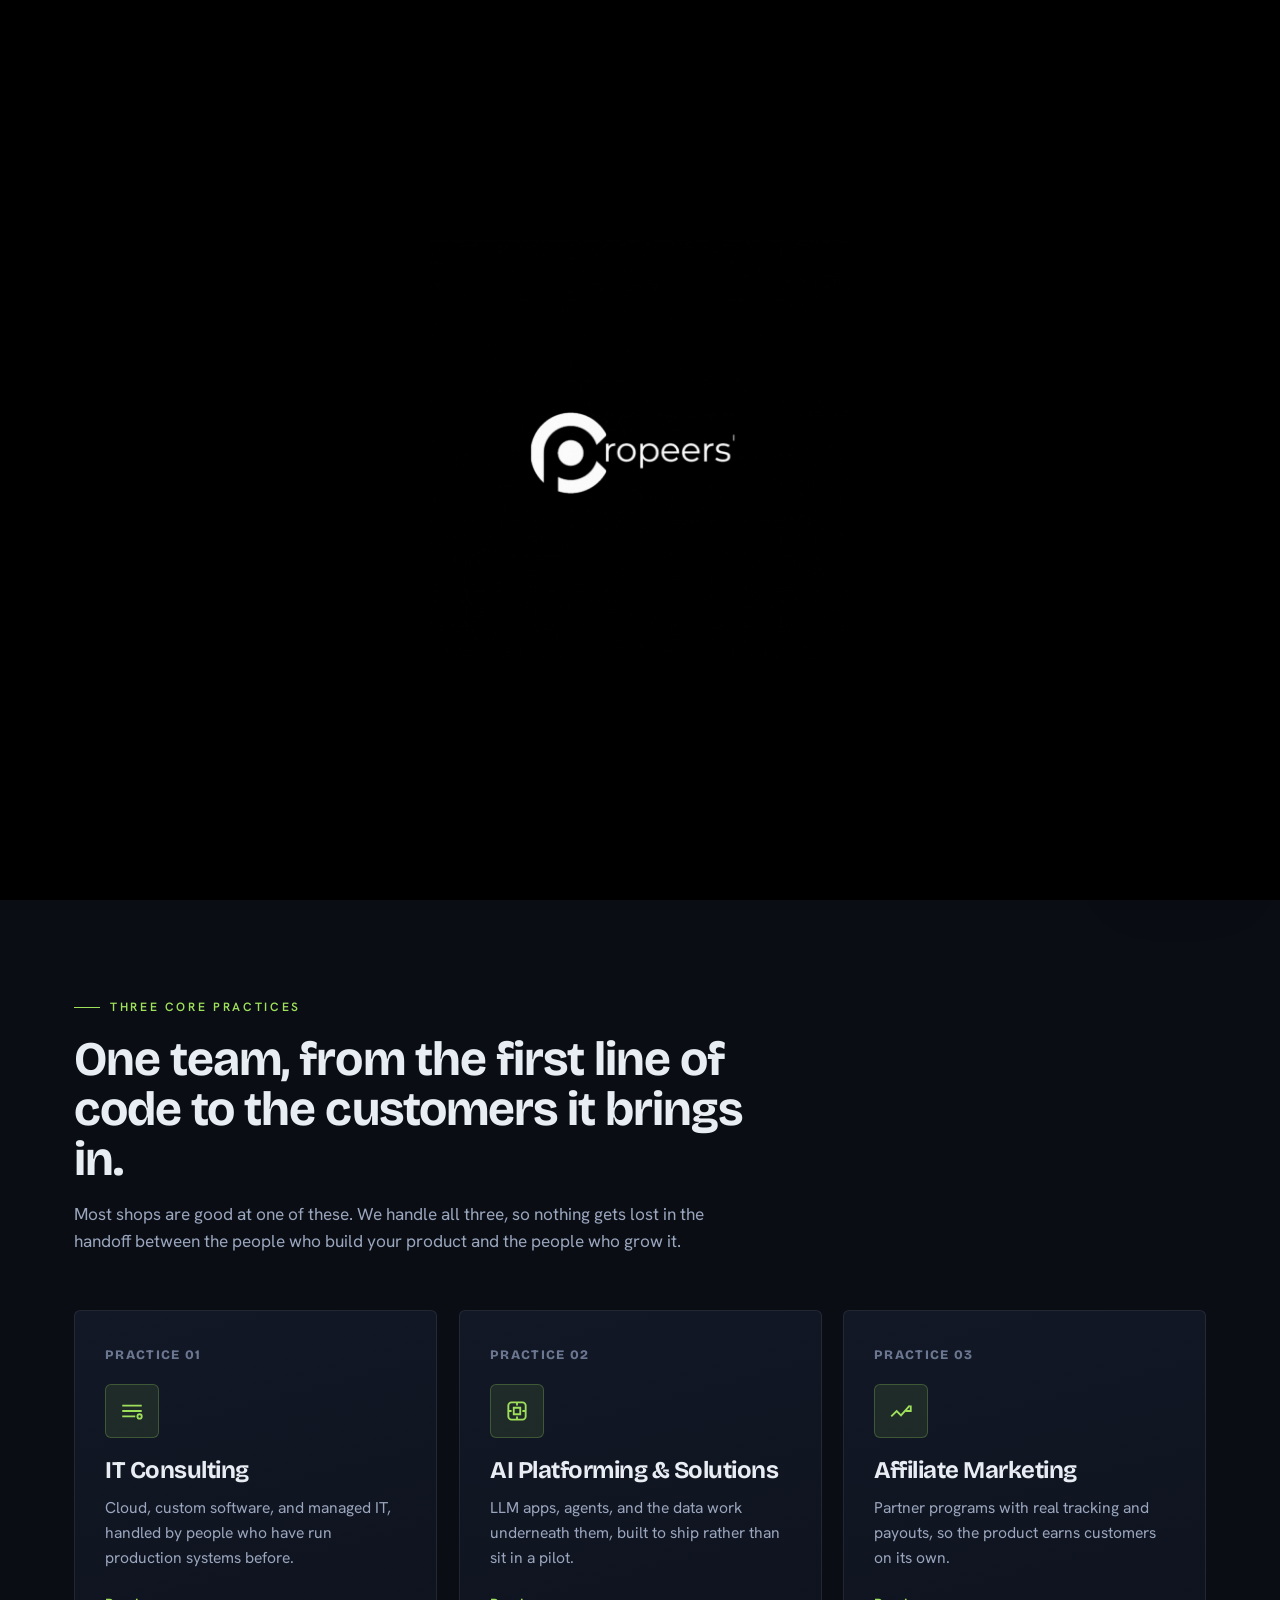
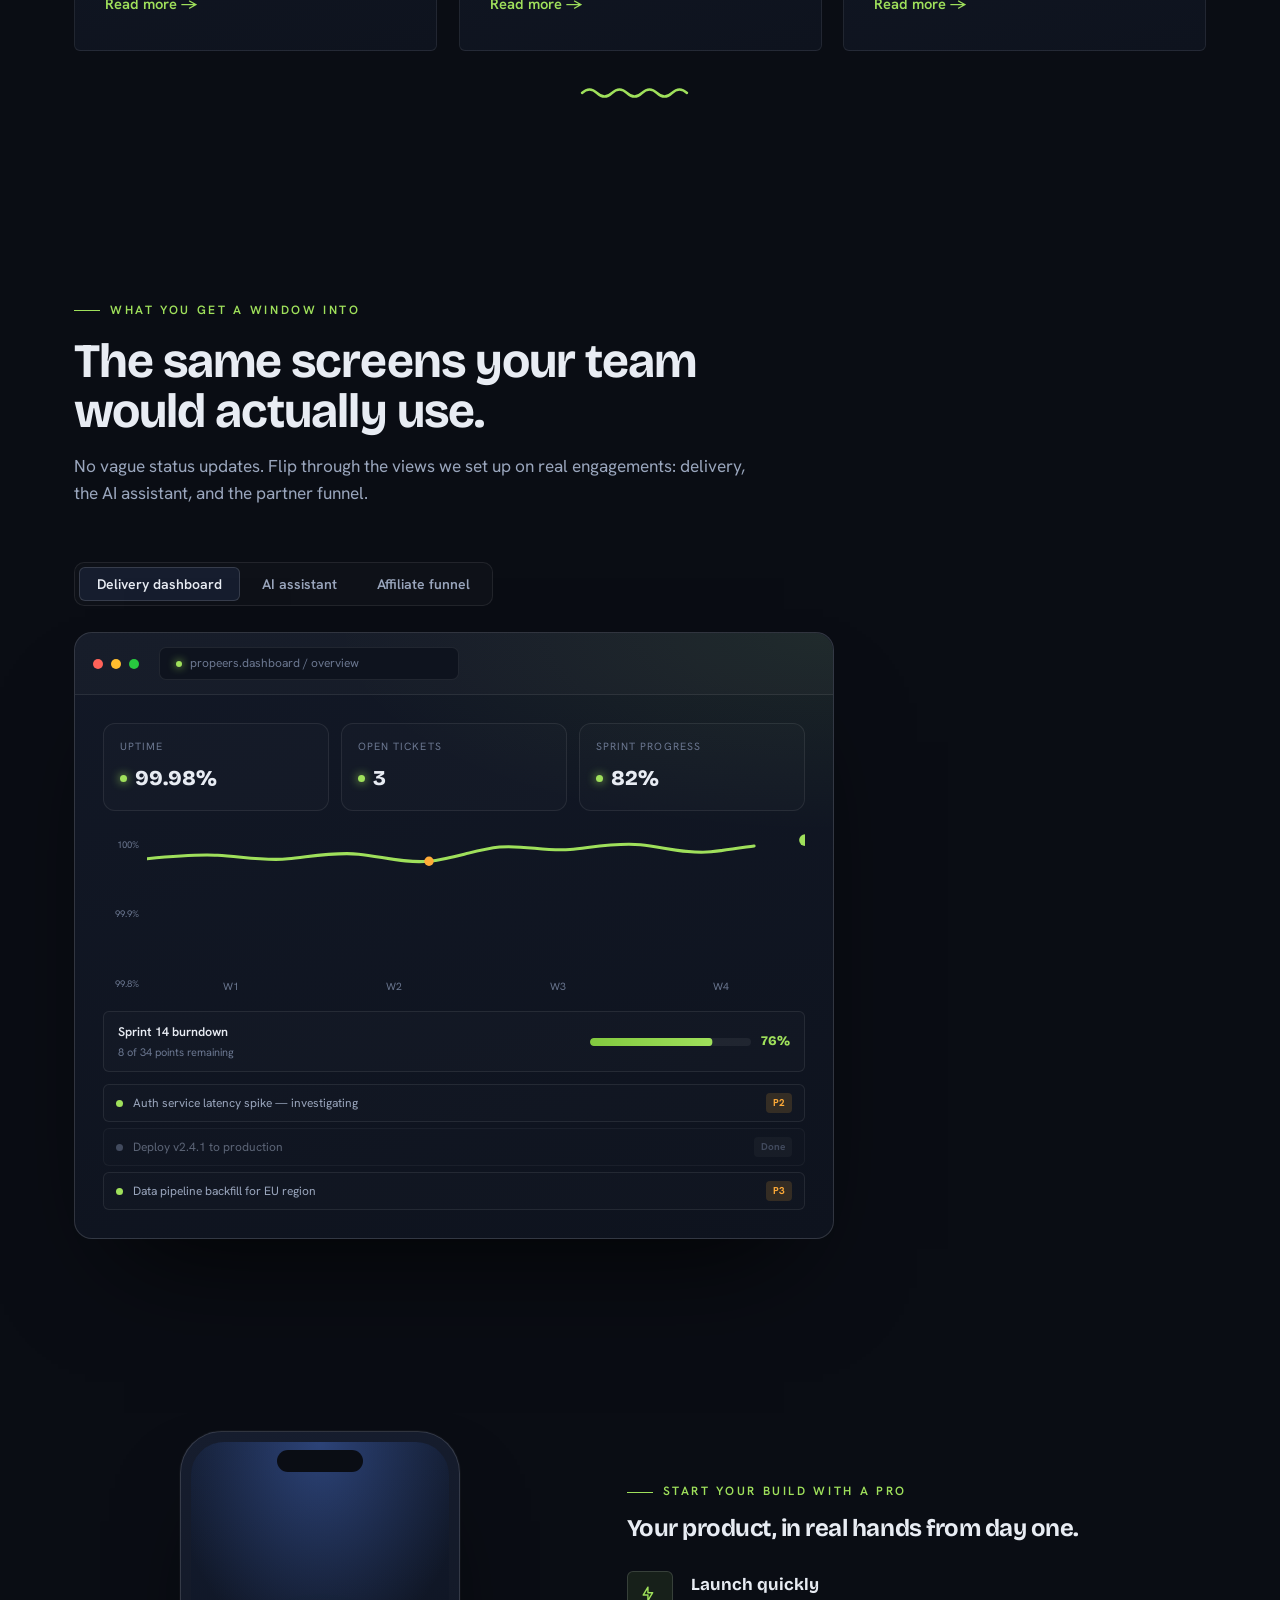
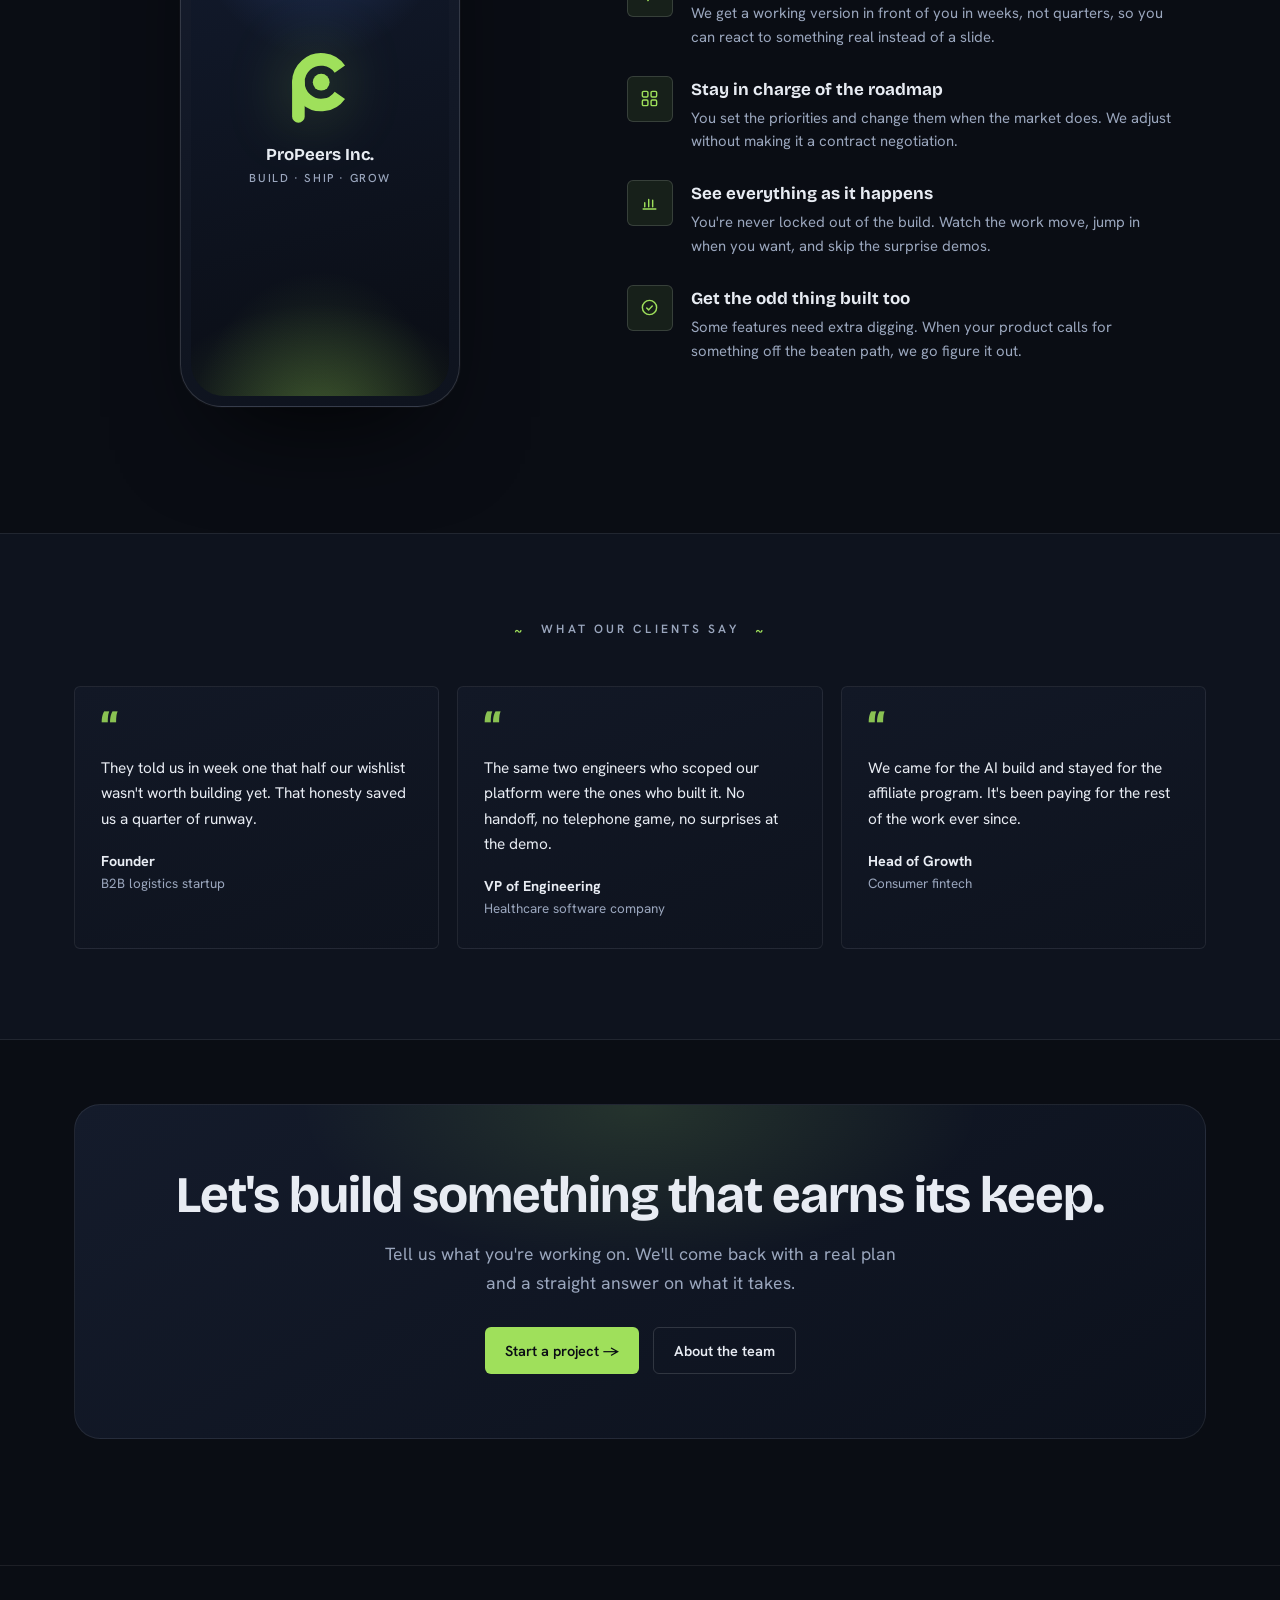
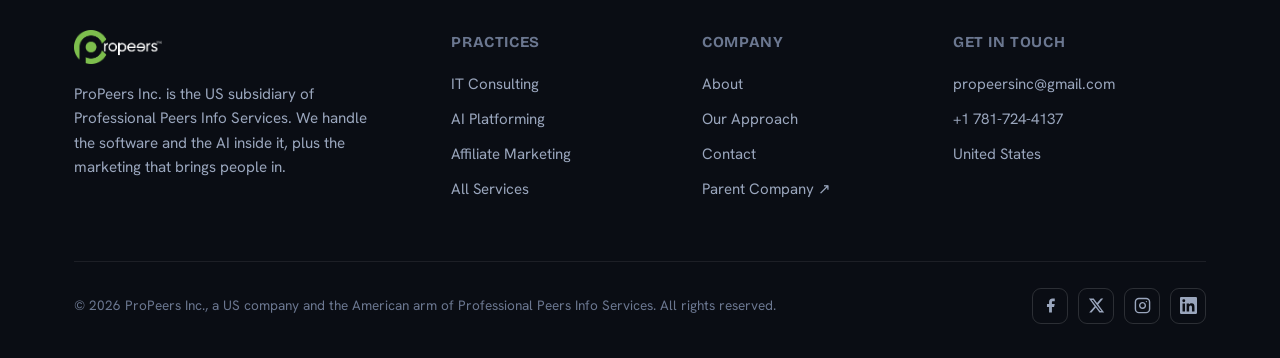
<file: index.html>
<!DOCTYPE html>
<html lang="en">
<head>
<meta charset="UTF-8">
<meta name="viewport" content="width=device-width, initial-scale=1.0">
<title>ProPeers Inc. | IT Consulting, AI Solutions &amp; Affiliate Marketing</title>
<meta name="description" content="ProPeers Inc. is the US arm of Professional Peers Info Services. IT consulting, AI builds, and affiliate marketing for clients in the States.">
<meta name="fo-verify" content="408fde9f-2d1c-4328-9392-e2bf167b4677" />
<link rel="preconnect" href="https://fonts.googleapis.com">
<link rel="preconnect" href="https://fonts.gstatic.com" crossorigin>
<link href="https://fonts.googleapis.com/css2?family=Bricolage+Grotesque:opsz,wght@12..96,400;12..96,500;12..96,700;12..96,800&family=Hanken+Grotesk:wght@400;500;600;700&display=swap" rel="stylesheet">
<link rel="icon" type="image/png" href="assets/favicon.png">
<link rel="stylesheet" href="styles.css">
</head>
<body data-page="home">
<div id="site-header"></div>

<a id="top"></a>
<section class="hero">
  <div class="wrap hero-grid">
    <div>
      <span class="eyebrow reveal">US arm of Professional Peers Info</span>
      <h1 class="reveal">We build your software, and the <span class="hl">AI</span> that runs inside it.</h1>
      <p class="lead reveal">ProPeers Inc. is the US side of Professional Peers Info Services. We've spent years shipping enterprise software, and now that same team handles AI builds and the affiliate marketing that brings you customers.</p>
      <div class="hero-cta reveal">
        <a href="connect.html" class="btn btn-acc">Connect with us &rarr;</a>
        <a href="what-we-do.html" class="btn btn-ghost">See what we do</a>
      </div>
      <div class="hero-foot reveal">
        <span><strong>ISO 9001:2015</strong> certified delivery</span>
        <span><strong>1000+</strong> projects shipped</span>
        <span><strong>US-based</strong> team &amp; support</span>
      </div>
    </div>
    <div class="reveal">
      <div class="hero-card">
        <div class="hc-mark"><svg viewBox="0 0 100 125" aria-hidden="true"><path d="M83.1 30.2 A38 38 0 1 0 83.1 73.8" fill="none" stroke="currentColor" stroke-width="21"/><path d="M14 52 L14 109" fill="none" stroke="currentColor" stroke-width="21" stroke-linecap="round"/><circle cx="52" cy="52" r="14" fill="currentColor"/></svg></div>
        <div class="hc-row">
          <div class="dia"><svg viewBox="0 0 24 24"><path d="M3 7h18M3 12h18M3 17h12"/><circle cx="19" cy="17" r="2"/></svg></div>
          <div><h4>IT Consulting</h4><p>Cloud, DevOps, and the systems work that keeps everything running.</p></div>
        </div>
        <div class="hc-row">
          <div class="dia"><svg viewBox="0 0 24 24"><rect x="4" y="4" width="16" height="16" rx="3"/><path d="M9 9h6v6H9zM12 4v3M12 17v3M4 12h3M17 12h3"/></svg></div>
          <div><h4>AI Platforms</h4><p>Agents, RAG, and models that make it past the pilot stage.</p></div>
        </div>
        <div class="hc-row">
          <div class="dia"><svg viewBox="0 0 24 24"><path d="M3 17l5-5 4 4 8-9"/><path d="M21 7v5h-5"/></svg></div>
          <div><h4>Affiliate Growth</h4><p>Partner programs that turn the build into paying customers.</p></div>
        </div>
      </div>
    </div>
  </div>
</section>

<div class="strip">
  <div class="track">
    <span>Cloud &amp; DevOps</span><span>Custom Software</span><span>AI / ML Platforms</span>
    <span>Managed IT</span><span>Affiliate Marketing</span><span>Data Engineering</span>
    <span>Digital Transformation</span><span>Mobile &amp; Web Apps</span>
    <span>Cloud &amp; DevOps</span><span>Custom Software</span><span>AI / ML Platforms</span>
    <span>Managed IT</span><span>Affiliate Marketing</span><span>Data Engineering</span>
    <span>Digital Transformation</span><span>Mobile &amp; Web Apps</span>
  </div>
</div>

<section id="pillars">
  <div class="wrap">
    <div class="sec-head reveal">
      <span class="eyebrow">Three core practices</span>
      <h2>One team, from the first line of code to the customers it brings in.</h2>
      <p>Most shops are good at one of these. We handle all three, so nothing gets lost in the handoff between the people who build your product and the people who grow it.</p>
    </div>
    <div class="pillars">
      <a class="pillar reveal" href="it-consulting.html">
        <div class="num">PRACTICE 01</div>
        <div class="pic"><svg class="ico" viewBox="0 0 24 24"><path d="M3 7h18M3 12h18M3 17h12"/><circle cx="19" cy="17" r="2"/></svg></div>
        <h3>IT Consulting</h3>
        <p>Cloud, custom software, and managed IT, handled by people who have run production systems before.</p>
        <span class="more">Read more &rarr;</span>
      </a>
      <a class="pillar reveal" href="ai-solutions.html">
        <div class="num">PRACTICE 02</div>
        <div class="pic"><svg class="ico" viewBox="0 0 24 24"><rect x="4" y="4" width="16" height="16" rx="3"/><path d="M9 9h6v6H9zM12 4v3M12 17v3M4 12h3M17 12h3"/></svg></div>
        <h3>AI Platforming &amp; Solutions</h3>
        <p>LLM apps, agents, and the data work underneath them, built to ship rather than sit in a pilot.</p>
        <span class="more">Read more &rarr;</span>
      </a>
      <a class="pillar reveal" href="affiliate-marketing.html">
        <div class="num">PRACTICE 03</div>
        <div class="pic"><svg class="ico" viewBox="0 0 24 24"><path d="M3 17l5-5 4 4 8-9"/><path d="M21 7v5h-5"/></svg></div>
        <h3>Affiliate Marketing</h3>
        <p>Partner programs with real tracking and payouts, so the product earns customers on its own.</p>
        <span class="more">Read more &rarr;</span>
      </a>
    </div>
    <div class="reveal"><svg class="squig" viewBox="0 0 120 16" aria-hidden="true"><path d="M2 8 Q 9.5 1, 17 8 T 32 8 T 47 8 T 62 8 T 77 8 T 92 8 T 107 8"/></svg></div>
  </div>
</section>

<section>
  <div class="wrap">
    <div class="sec-head reveal">
      <span class="eyebrow">What you get a window into</span>
      <h2>The same screens your team would actually use.</h2>
      <p>No vague status updates. Flip through the views we set up on real engagements: delivery, the AI assistant, and the partner funnel.</p>
    </div>
    <div class="tabs reveal">
      <div class="tab-row" role="tablist">
        <button class="tab-btn on" role="tab" aria-selected="true">Delivery dashboard</button>
        <button class="tab-btn" role="tab" aria-selected="false">AI assistant</button>
        <button class="tab-btn" role="tab" aria-selected="false">Affiliate funnel</button>
      </div>

      <!-- TAB 1: Delivery dashboard -->
      <div class="tab-pane on" role="tabpanel">
        <div class="demo-window">
          <div class="demo-bar">
            <span class="dot r"></span><span class="dot y"></span><span class="dot g"></span>
            <span class="url"><i></i> propeers.dashboard / overview</span>
          </div>
          <div class="demo-body">
            <div class="demo-pills">
              <div class="demo-pill"><div class="lab">Uptime</div><div class="val"><i></i> 99.98%</div></div>
              <div class="demo-pill"><div class="lab">Open tickets</div><div class="val"><i></i> 3</div></div>
              <div class="demo-pill"><div class="lab">Sprint progress</div><div class="val"><i></i> 82%</div></div>
            </div>
            <!-- SVG line chart: uptime % over 28 days, synthetic data hovering around 99.9% -->
            <div class="demo-linechart-wrap">
              <div class="demo-linechart-ylabel">
                <span>100%</span><span>99.9%</span><span>99.8%</span>
              </div>
              <div class="demo-linechart-area">
                <svg class="demo-trace" viewBox="0 0 560 110" preserveAspectRatio="none">
                  <!-- area fill under uptime line -->
                  <defs>
                    <linearGradient id="uptimeGrad" x1="0" y1="0" x2="0" y2="1">
                      <stop offset="0%" stop-color="var(--acc)" stop-opacity="0.18"/>
                      <stop offset="100%" stop-color="var(--acc)" stop-opacity="0"/>
                    </linearGradient>
                  </defs>
                  <path class="l-area" d="M0,22 C20,20 40,18 60,19 C80,20 100,24 120,22 C140,20 160,16 180,18 C200,20 220,26 240,24 C260,22 280,14 300,12 C320,10 340,16 360,14 C380,12 400,8 420,10 C440,12 460,18 480,16 C500,14 520,10 540,8 C548,7 554,6 560,6 L560,110 L0,110 Z" fill="url(#uptimeGrad)"/>
                  <!-- uptime line -->
                  <path class="l1" d="M0,22 C20,20 40,18 60,19 C80,20 100,24 120,22 C140,20 160,16 180,18 C200,20 220,26 240,24 C260,22 280,14 300,12 C320,10 340,16 360,14 C380,12 400,8 420,10 C440,12 460,18 480,16 C500,14 520,10 540,8 C548,7 554,6 560,6"/>
                  <!-- incident marker -->
                  <circle cx="240" cy="24" r="4" fill="var(--amber)"/>
                  <!-- current endpoint -->
                  <circle cx="560" cy="6" r="5" fill="var(--acc)"/>
                </svg>
                <div class="demo-chart-row" style="display:flex;justify-content:space-between;padding:0 2px">
                  <span>W1</span><span>W2</span><span>W3</span><span>W4</span>
                </div>
              </div>
            </div>
            <!-- Sprint burndown mini section -->
            <div class="demo-sprint-row">
              <div class="demo-sprint-label">
                <span class="ds-title">Sprint 14 burndown</span>
                <span class="ds-sub">8 of 34 points remaining</span>
              </div>
              <div class="demo-sprint-bar">
                <div class="ds-track"><div class="ds-fill" style="--w:.76"></div></div>
                <span class="ds-pct">76%</span>
              </div>
            </div>
            <div class="demo-ticket-list">
              <div class="demo-ticket open"><span class="dt-dot"></span><span class="dt-text">Auth service latency spike — investigating</span><span class="dt-badge">P2</span></div>
              <div class="demo-ticket done"><span class="dt-dot"></span><span class="dt-text">Deploy v2.4.1 to production</span><span class="dt-badge done">Done</span></div>
              <div class="demo-ticket open"><span class="dt-dot"></span><span class="dt-text">Data pipeline backfill for EU region</span><span class="dt-badge">P3</span></div>
            </div>
          </div>
        </div>
      </div>

      <!-- TAB 2: AI assistant -->
      <div class="tab-pane" role="tabpanel">
        <div class="demo-window">
          <div class="demo-bar">
            <span class="dot r"></span><span class="dot y"></span><span class="dot g"></span>
            <span class="url"><i></i> assistant.internal / support-agent</span>
          </div>
          <div class="demo-body">
            <div class="demo-chat">
              <div class="demo-msg user">Why did the export job fail for the EU account last night?</div>
              <div class="demo-msg bot">
                It hit a timeout at 11:42pm UTC. The dataset crossed the 2GB chunk limit introduced in last week's update.
                <div class="demo-source"><svg viewBox="0 0 24 24" width="11" height="11" fill="none" stroke="currentColor" stroke-width="2"><path d="M14 2H6a2 2 0 0 0-2 2v16a2 2 0 0 0 2 2h12a2 2 0 0 0 2-2V8z"/><polyline points="14 2 14 8 20 8"/></svg> runbook &mdash; export-pipeline §3.1</div>
              </div>
              <div class="demo-msg user">Can it be re-run safely right now?</div>
              <div class="demo-msg bot">
                Yes — re-run with <code class="demo-code">--chunk-size 512mb</code> flag. Or I can page on-call to confirm first.
                <div class="demo-source"><svg viewBox="0 0 24 24" width="11" height="11" fill="none" stroke="currentColor" stroke-width="2"><path d="M14 2H6a2 2 0 0 0-2 2v16a2 2 0 0 0 2 2h12a2 2 0 0 0 2-2V8z"/><polyline points="14 2 14 8 20 8"/></svg> runbook &mdash; export-pipeline §4.2</div>
              </div>
            </div>
            <div class="demo-ai-meta">
              <div class="demo-ai-stat"><span class="dm-label">Response time</span><span class="dm-val">0.8s</span></div>
              <div class="demo-ai-stat"><span class="dm-label">Sources cited</span><span class="dm-val">2 docs</span></div>
              <div class="demo-ai-stat"><span class="dm-label">Confidence</span><span class="dm-val conf-high">High</span></div>
            </div>
          </div>
        </div>
      </div>

      <!-- TAB 3: Affiliate funnel -->
      <div class="tab-pane" role="tabpanel">
        <div class="demo-window">
          <div class="demo-bar">
            <span class="dot r"></span><span class="dot y"></span><span class="dot g"></span>
            <span class="url"><i></i> partners.report / funnel</span>
          </div>
          <div class="demo-body">
            <div class="demo-funnel-grid">
              <!-- Visual tapering funnel -->
              <div class="demo-funnel-vis">
                <svg class="demo-funnel-svg" viewBox="0 0 220 180" aria-hidden="true">
                  <defs>
                    <linearGradient id="funnelG1" x1="0" y1="0" x2="1" y2="0"><stop offset="0%" stop-color="var(--acc)" stop-opacity=".9"/><stop offset="100%" stop-color="var(--acc-deep)"/></linearGradient>
                    <linearGradient id="funnelG2" x1="0" y1="0" x2="1" y2="0"><stop offset="0%" stop-color="var(--acc)" stop-opacity=".7"/><stop offset="100%" stop-color="var(--acc-deep)" stop-opacity=".7"/></linearGradient>
                    <linearGradient id="funnelG3" x1="0" y1="0" x2="1" y2="0"><stop offset="0%" stop-color="var(--acc)" stop-opacity=".5"/><stop offset="100%" stop-color="var(--acc-deep)" stop-opacity=".5"/></linearGradient>
                    <linearGradient id="funnelG4" x1="0" y1="0" x2="1" y2="0"><stop offset="0%" stop-color="var(--acc)" stop-opacity=".35"/><stop offset="100%" stop-color="var(--acc-deep)" stop-opacity=".35"/></linearGradient>
                  </defs>
                  <!-- Clicks: full width -->
                  <rect class="fseg" x="10" y="4" width="200" height="34" rx="4" fill="url(#funnelG1)"/>
                  <text x="110" y="25" text-anchor="middle" font-size="12" font-weight="700" fill="#0a0d14">12,400 clicks</text>
                  <!-- Sign-ups: 71% -->
                  <rect class="fseg" x="24" y="46" width="172" height="34" rx="4" fill="url(#funnelG2)"/>
                  <text x="110" y="67" text-anchor="middle" font-size="12" font-weight="700" fill="#0a0d14">8,804 sign-ups</text>
                  <!-- Trials: 44% -->
                  <rect class="fseg" x="46" y="88" width="128" height="34" rx="4" fill="url(#funnelG3)"/>
                  <text x="110" y="109" text-anchor="middle" font-size="12" font-weight="700" fill="#0a0d14">5,456 trials</text>
                  <!-- Paid: 27% -->
                  <rect class="fseg" x="74" y="130" width="72" height="34" rx="4" fill="url(#funnelG4)"/>
                  <text x="110" y="151" text-anchor="middle" font-size="12" font-weight="700" fill="var(--acc)">3,348 paid</text>
                </svg>
              </div>
              <!-- Partner performance table -->
              <div class="demo-partner-table">
                <div class="dpt-head"><span>Partner</span><span>Conv.</span><span>Rev.</span></div>
                <div class="dpt-row"><span class="dp-name"><i class="dp-dot" style="background:var(--acc)"></i>TechBlog Pro</span><span class="dp-conv">34%</span><span class="dp-rev">$14.2k</span></div>
                <div class="dpt-row"><span class="dp-name"><i class="dp-dot" style="background:var(--blue)"></i>SaaS Weekly</span><span class="dp-conv">28%</span><span class="dp-rev">$9.8k</span></div>
                <div class="dpt-row"><span class="dp-name"><i class="dp-dot" style="background:var(--amber)"></i>DevTools Hub</span><span class="dp-conv">21%</span><span class="dp-rev">$6.1k</span></div>
                <div class="dpt-row"><span class="dp-name"><i class="dp-dot" style="background:var(--muted-2)"></i>CloudPodcast</span><span class="dp-conv">11%</span><span class="dp-rev">$2.4k</span></div>
                <div class="dpt-total"><span>Total MRR</span><span></span><span>$32.5k</span></div>
              </div>
            </div>
          </div>
        </div>
      </div>
    </div>
  </div>
</section>

<section>
  <div class="wrap phone-sec">
    <div class="reveal">
      <div class="phone">
        <div class="screen">
          <div class="pmark"><svg viewBox="0 0 100 125" aria-hidden="true"><path d="M83.1 30.2 A38 38 0 1 0 83.1 73.8" fill="none" stroke="currentColor" stroke-width="21"/><path d="M14 52 L14 109" fill="none" stroke="currentColor" stroke-width="21" stroke-linecap="round"/><circle cx="52" cy="52" r="14" fill="currentColor"/></svg></div>
          <div class="pname">ProPeers Inc.<small>Build &middot; Ship &middot; Grow</small></div>
          <div class="pglow"></div>
        </div>
      </div>
    </div>
    <div class="reveal">
      <span class="eyebrow">Start your build with a pro</span>
      <h2 style="margin-top:14px">Your product, in real hands from day one.</h2>
      <div class="featlist">
        <div class="feat">
          <div class="fic"><svg viewBox="0 0 24 24"><path d="M4 14l6-10v7h6l-6 10v-7z"/></svg></div>
          <div><h4>Launch quickly</h4><p>We get a working version in front of you in weeks, not quarters, so you can react to something real instead of a slide.</p></div>
        </div>
        <div class="feat">
          <div class="fic"><svg viewBox="0 0 24 24"><rect x="3" y="3" width="7" height="7" rx="1.5"/><rect x="14" y="3" width="7" height="7" rx="1.5"/><rect x="3" y="14" width="7" height="7" rx="1.5"/><rect x="14" y="14" width="7" height="7" rx="1.5"/></svg></div>
          <div><h4>Stay in charge of the roadmap</h4><p>You set the priorities and change them when the market does. We adjust without making it a contract negotiation.</p></div>
        </div>
        <div class="feat">
          <div class="fic"><svg viewBox="0 0 24 24"><path d="M4 19h16M6 16v-5M11 16V7M16 16v-8"/></svg></div>
          <div><h4>See everything as it happens</h4><p>You're never locked out of the build. Watch the work move, jump in when you want, and skip the surprise demos.</p></div>
        </div>
        <div class="feat">
          <div class="fic"><svg viewBox="0 0 24 24"><circle cx="12" cy="12" r="9"/><path d="M8.5 12.5l2.5 2.5 4.5-5"/></svg></div>
          <div><h4>Get the odd thing built too</h4><p>Some features need extra digging. When your product calls for something off the beaten path, we go figure it out.</p></div>
        </div>
      </div>
    </div>
  </div>
</section>

<div class="quotes-band">
  <div class="wrap">
    <div class="bandhead reveal">What our clients say</div>
    <div class="quotes">
      <div class="quote reveal">
        <span class="qm">&ldquo;</span>
        <p>They told us in week one that half our wishlist wasn't worth building yet. That honesty saved us a quarter of runway.</p>
        <div class="who"><strong>Founder</strong>B2B logistics startup</div>
      </div>
      <div class="quote reveal">
        <span class="qm">&ldquo;</span>
        <p>The same two engineers who scoped our platform were the ones who built it. No handoff, no telephone game, no surprises at the demo.</p>
        <div class="who"><strong>VP of Engineering</strong>Healthcare software company</div>
      </div>
      <div class="quote reveal">
        <span class="qm">&ldquo;</span>
        <p>We came for the AI build and stayed for the affiliate program. It's been paying for the rest of the work ever since.</p>
        <div class="who"><strong>Head of Growth</strong>Consumer fintech</div>
      </div>
    </div>
  </div>
</div>

<section style="padding-top:0;margin-top:64px">
  <div class="wrap">
    <div class="cta reveal">
      <h2>Let's build something that earns its keep.</h2>
      <p>Tell us what you're working on. We'll come back with a real plan and a straight answer on what it takes.</p>
      <div class="hero-cta">
        <a href="contact.html" class="btn btn-acc">Start a project &rarr;</a>
        <a href="about.html" class="btn btn-ghost">About the team</a>
      </div>
    </div>
  </div>
</section>

<div id="site-footer"></div>
<script src="site.js"></script>
</body>
</html>
</file>
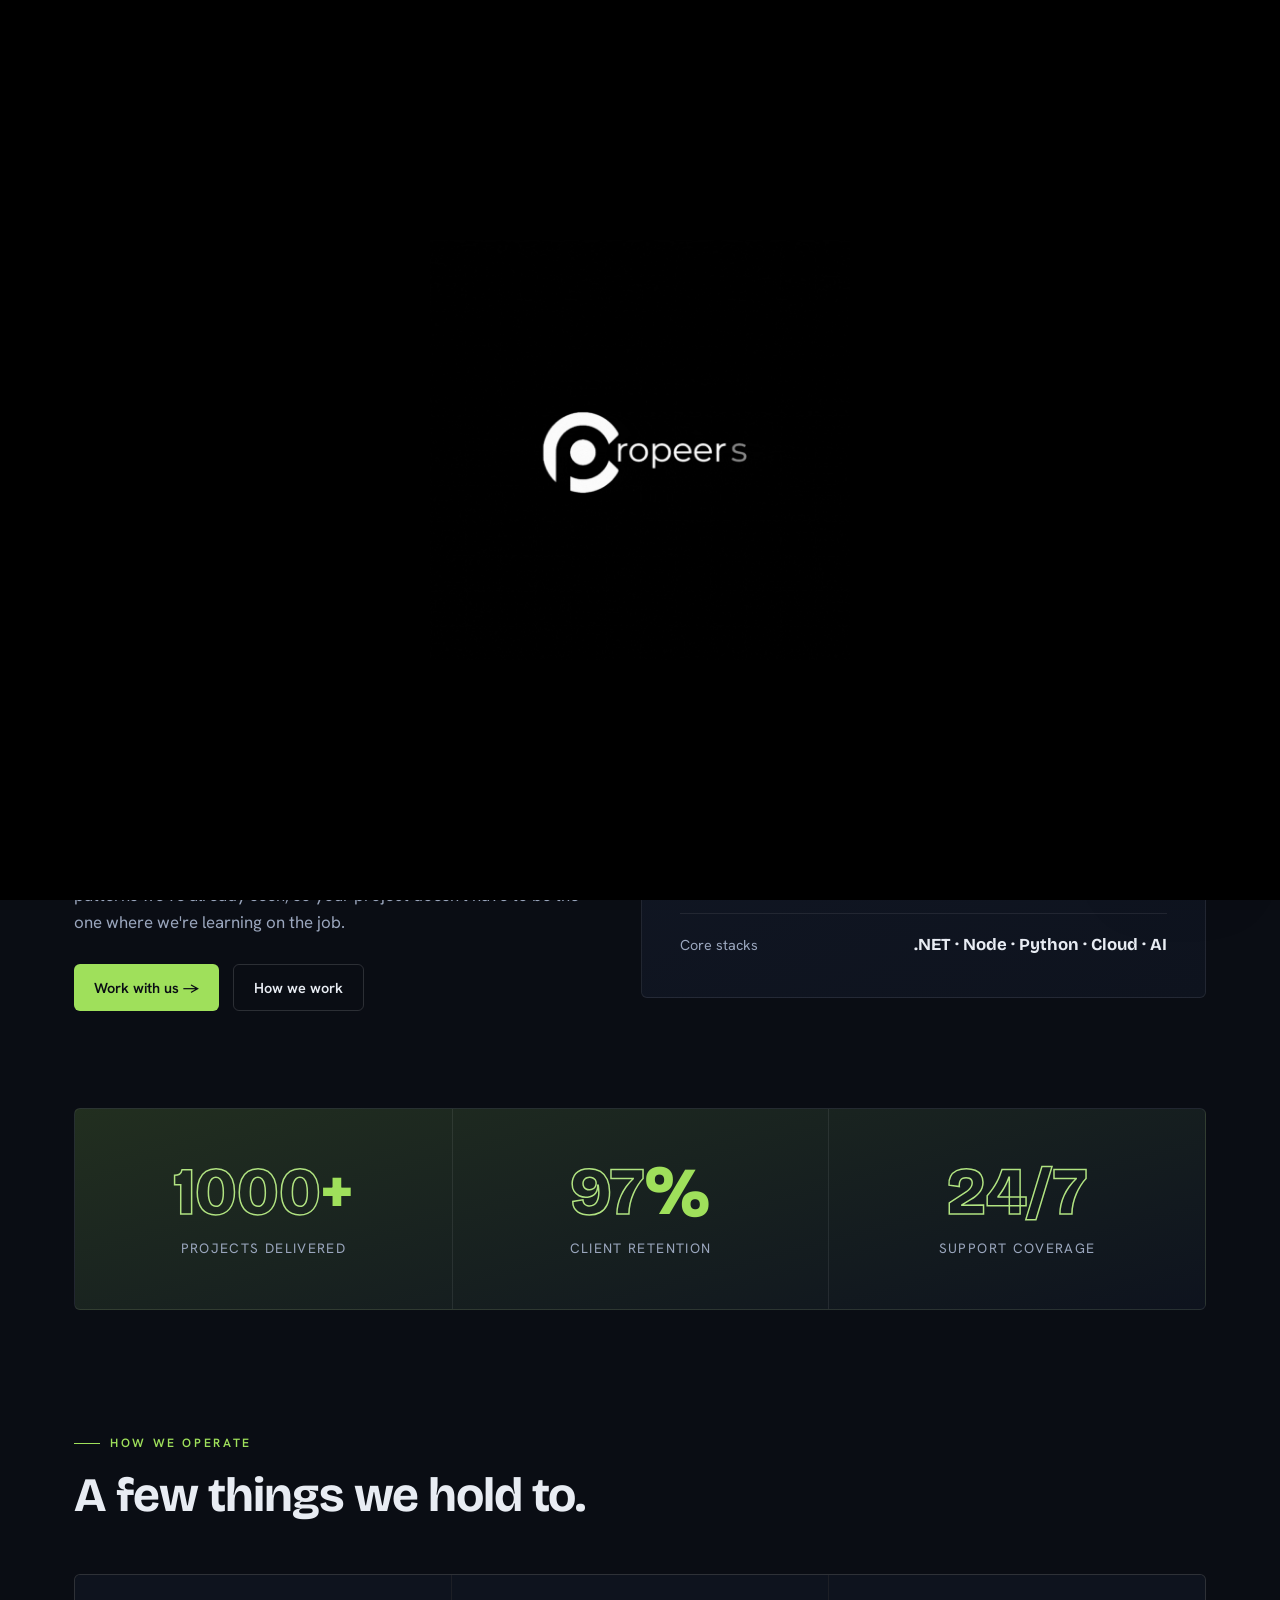
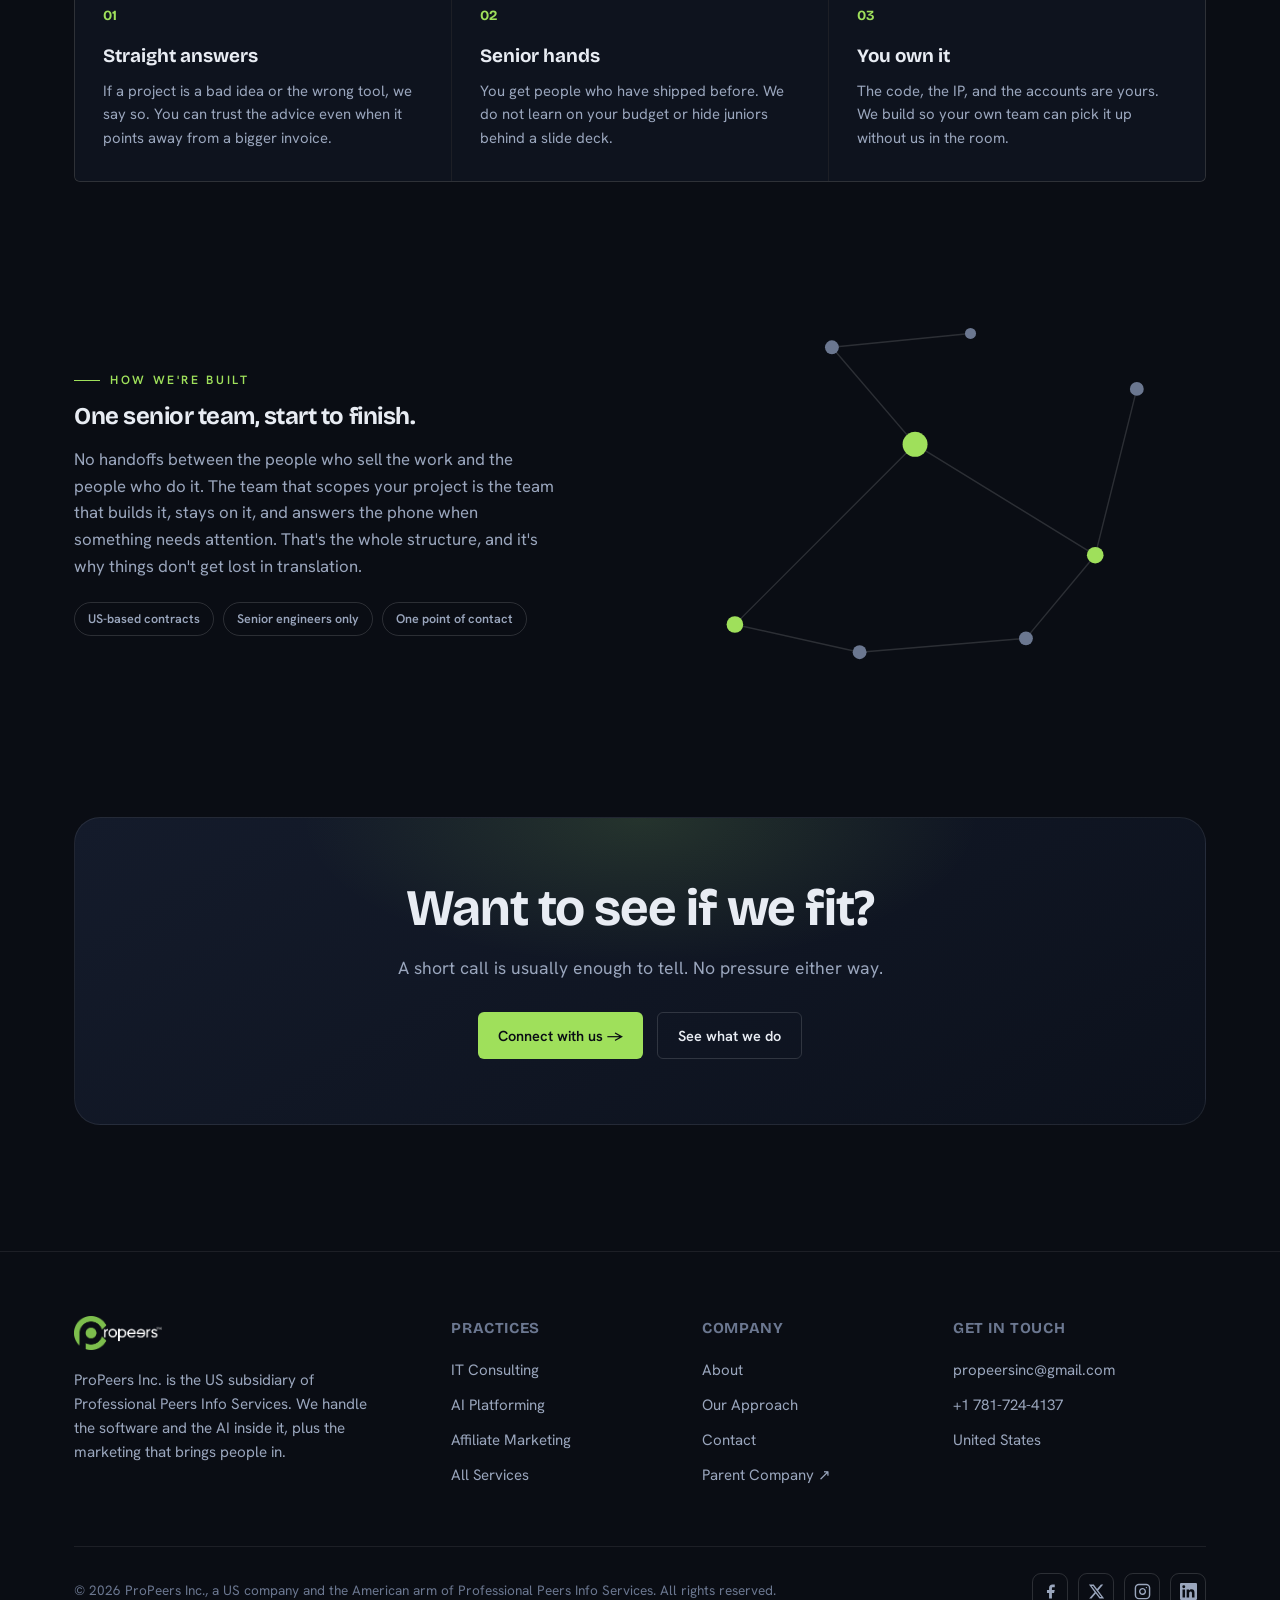
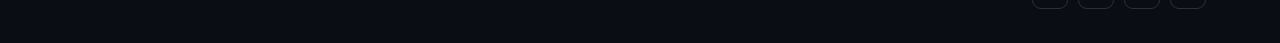
<file: about.html>
<!DOCTYPE html>
<html lang="en">
<head>
<meta charset="UTF-8">
<meta name="viewport" content="width=device-width, initial-scale=1.0">
<title>Company | ProPeers Inc.</title>
<meta name="description" content="ProPeers Inc. is the US subsidiary of Professional Peers Info Services, an ISO 9001:2015 certified firm with a global delivery team.">
<link rel="preconnect" href="https://fonts.googleapis.com">
<link rel="preconnect" href="https://fonts.gstatic.com" crossorigin>
<link href="https://fonts.googleapis.com/css2?family=Bricolage+Grotesque:opsz,wght@12..96,400;12..96,500;12..96,700;12..96,800&family=Hanken+Grotesk:wght@400;500;600;700&display=swap" rel="stylesheet">
<link rel="icon" type="image/png" href="assets/favicon.png">
<link rel="stylesheet" href="styles.css">
</head>
<body data-page="company">
<div id="site-header"></div>

<section class="page-hero">
  <span class="shape-tri t1" style="top:30px;right:14%"></span>
  <span class="shape-tri t2" style="top:120px;right:6%"></span>
  <span class="shape-tri t3" style="top:80px;right:22%"></span>
  <div class="wrap">
    <div class="breadcrumb reveal"><a href="index.html">Home</a><span class="sep">/</span> Company</div>
    <span class="eyebrow reveal">The company</span>
    <h1 class="reveal">An American company built by people who've shipped before.</h1>
    <p class="lead reveal">US contracts, US accountability, and a senior team that has been doing this for nineteen years.</p>
  </div>
</section>

<section style="padding-top:44px">
  <div class="wrap about">
    <div class="reveal">
      <div class="prose">
        <p>ProPeers Inc. is a US company. You sign with us, you talk to us, and the people you hire are the people who do the work. We keep teams small and senior on purpose, the same people who scope your project tend to be the ones who build it, which cuts out the telephone game that makes so many vendor relationships frustrating.</p>
        <p>We're also the American arm of Professional Peers Info Services, an ISO 9001:2015 certified firm that has shipped more than a thousand projects. If you want the longer story of where ProPeers came from, the parent company link below has it.</p>
        <p>What that heritage gives you here is simple: nineteen years of patterns we've already seen, so your project doesn't have to be the one where we're learning on the job.</p>
      </div>
      <div class="hero-cta" style="margin-top:28px">
        <a href="contact.html" class="btn btn-acc">Work with us &rarr;</a>
        <a href="approach.html" class="btn btn-ghost">How we work</a>
      </div>
    </div>
    <div class="about-card reveal">
      <div class="about-card-top">
        <span class="badge">&#9679; US-based &middot; Senior-led teams</span>
        <div class="diamond-badge">
          <div class="inner"><div class="num">19+</div><div class="lbl">Years of<br>experience</div></div>
        </div>
      </div>
      <div class="row"><span class="lbl">Entity</span><span class="val">ProPeers Inc. (United States)</span></div>
      <div class="row"><span class="lbl">Certification</span><span class="val">ISO 9001:2015</span></div>
      <div class="row"><span class="lbl">Coverage</span><span class="val">Nationwide, US business hours</span></div>
      <div class="row"><span class="lbl">Core stacks</span><span class="val">.NET &middot; Node &middot; Python &middot; Cloud &middot; AI</span></div>
    </div>
  </div>
</section>

<section style="padding-top:0">
  <div class="wrap">
    <div class="ghost-band reveal">
      <div class="row">
        <div class="item"><div class="num">1000<span style="-webkit-text-stroke:0;color:var(--acc)">+</span></div><div class="lbl">Projects delivered</div></div>
        <div class="item"><div class="num">97<span style="-webkit-text-stroke:0;color:var(--acc)">%</span></div><div class="lbl">Client retention</div></div>
        <div class="item"><div class="num">24/7</div><div class="lbl">Support coverage</div></div>
      </div>
    </div>
  </div>
</section>

<section style="padding-top:20px">
  <div class="wrap">
    <div class="sec-head reveal">
      <span class="eyebrow">How we operate</span>
      <h2>A few things we hold to.</h2>
    </div>
    <div class="svc-grid">
      <div class="svc reveal"><div class="k">01</div><h4>Straight answers</h4><p>If a project is a bad idea or the wrong tool, we say so. You can trust the advice even when it points away from a bigger invoice.</p></div>
      <div class="svc reveal"><div class="k">02</div><h4>Senior hands</h4><p>You get people who have shipped before. We do not learn on your budget or hide juniors behind a slide deck.</p></div>
      <div class="svc reveal"><div class="k">03</div><h4>You own it</h4><p>The code, the IP, and the accounts are yours. We build so your own team can pick it up without us in the room.</p></div>
    </div>
  </div>
</section>

<section style="padding-top:0">
  <div class="wrap showcase reveal">
    <div class="copy">
      <span class="eyebrow">How we're built</span>
      <h2>One senior team, start to finish.</h2>
      <p>No handoffs between the people who sell the work and the people who do it. The team that scopes your project is the team that builds it, stays on it, and answers the phone when something needs attention. That's the whole structure, and it's why things don't get lost in translation.</p>
      <div class="taglist"><span>US-based contracts</span><span>Senior engineers only</span><span>One point of contact</span></div>
    </div>
    <svg class="glyph-net" viewBox="0 0 420 320" aria-hidden="true">
      <line x1="80" y1="250" x2="210" y2="120"/><line x1="210" y1="120" x2="340" y2="200"/>
      <line x1="210" y1="120" x2="150" y2="50"/><line x1="340" y1="200" x2="370" y2="80"/>
      <line x1="80" y1="250" x2="170" y2="270"/><line x1="170" y1="270" x2="290" y2="260"/>
      <line x1="290" y1="260" x2="340" y2="200"/><line x1="150" y1="50" x2="250" y2="40"/>
      <circle cx="80" cy="250" r="6" fill="var(--acc)"/>
      <circle cx="210" cy="120" r="9" fill="var(--acc)"/>
      <circle cx="340" cy="200" r="6" fill="var(--acc)"/>
      <circle cx="150" cy="50" r="5" fill="var(--muted-2)"/>
      <circle cx="370" cy="80" r="5" fill="var(--muted-2)"/>
      <circle cx="170" cy="270" r="5" fill="var(--muted-2)"/>
      <circle cx="290" cy="260" r="5" fill="var(--muted-2)"/>
      <circle cx="250" cy="40" r="4" fill="var(--muted-2)"/>
    </svg>
  </div>
</section>

<section style="padding-top:0">
  <div class="wrap">
    <div class="cta reveal">
      <h2>Want to see if we fit?</h2>
      <p>A short call is usually enough to tell. No pressure either way.</p>
      <div class="hero-cta">
        <a href="connect.html" class="btn btn-acc">Connect with us &rarr;</a>
        <a href="what-we-do.html" class="btn btn-ghost">See what we do</a>
      </div>
    </div>
  </div>
</section>

<div id="site-footer"></div>
<script src="site.js"></script>
</body>
</html>
</file>
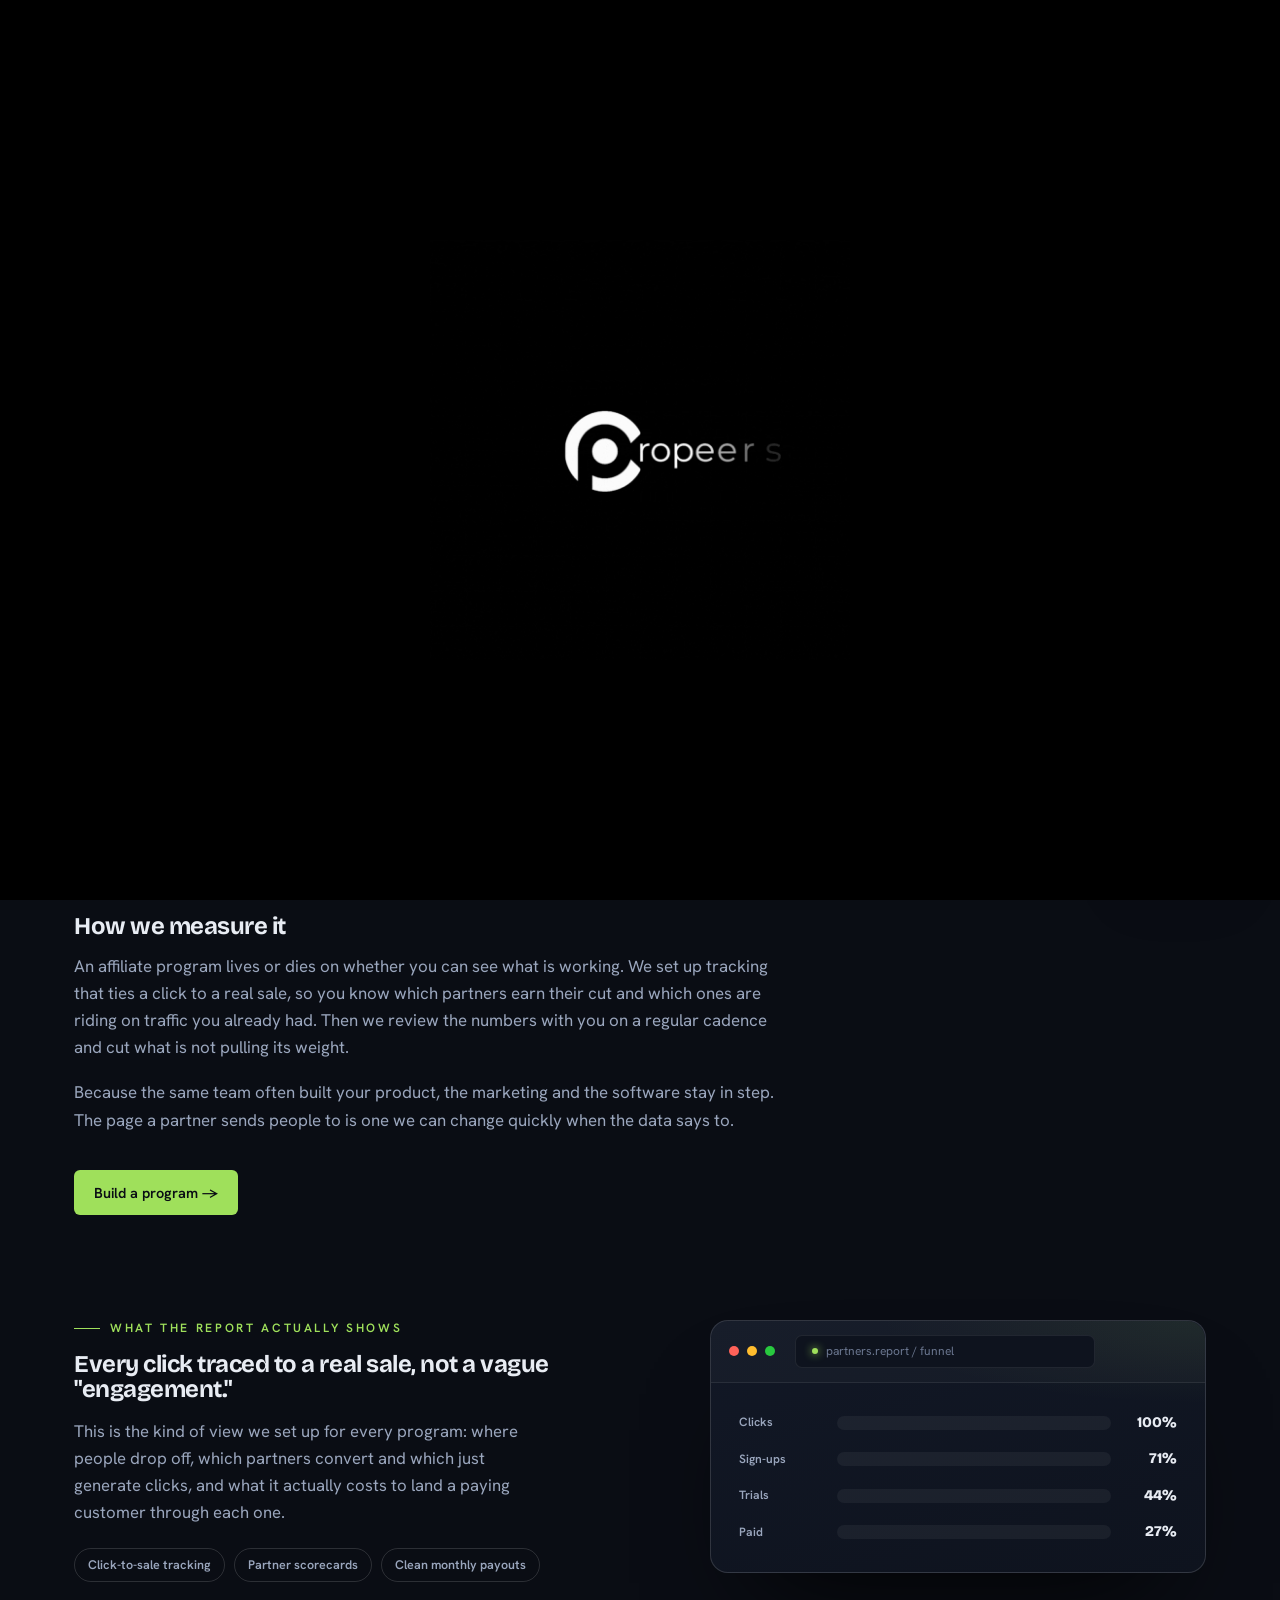
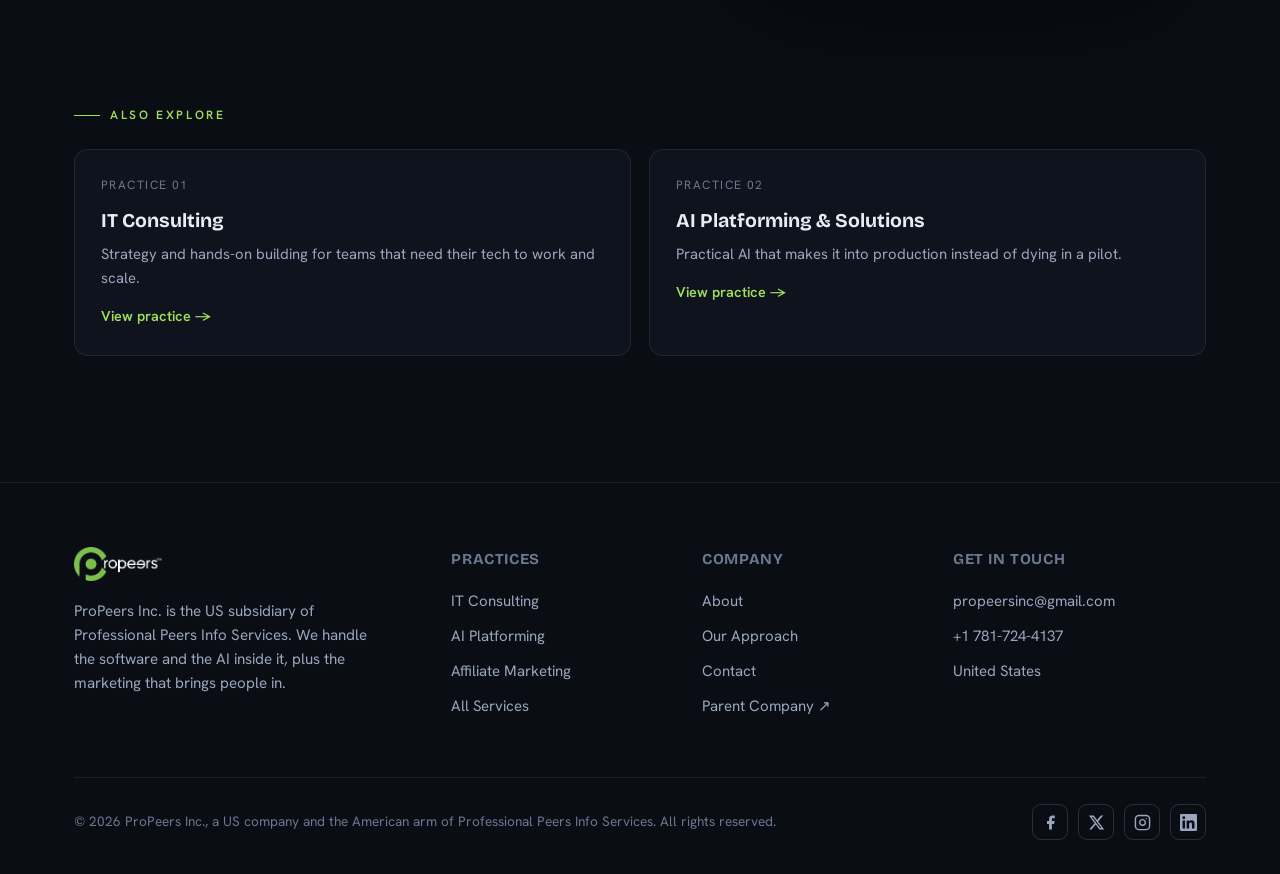
<file: affiliate-marketing.html>
<!DOCTYPE html>
<html lang="en">
<head>
<meta charset="UTF-8">
<meta name="viewport" content="width=device-width, initial-scale=1.0">
<title>Affiliate Marketing | ProPeers Inc.</title>
<meta name="description" content="Affiliate programs that turn the product into a revenue channel. Partner recruitment, tracking you can trust, and ongoing performance management.">
<link rel="preconnect" href="https://fonts.googleapis.com">
<link rel="preconnect" href="https://fonts.gstatic.com" crossorigin>
<link href="https://fonts.googleapis.com/css2?family=Bricolage+Grotesque:opsz,wght@12..96,400;12..96,500;12..96,700;12..96,800&family=Hanken+Grotesk:wght@400;500;600;700&display=swap" rel="stylesheet">
<link rel="icon" type="image/png" href="assets/favicon.png">
<link rel="stylesheet" href="styles.css">
</head>
<body data-page="whatwedo">
<div id="site-header"></div>

<section class="page-hero">
  <div class="wrap">
    <div class="breadcrumb reveal"><a href="index.html">Home</a><span class="sep">/</span> <a href="what-we-do.html">What We Do</a><span class="sep">/</span> Affiliate Marketing</div>
    <span class="eyebrow reveal">Practice 03</span>
    <h1 class="reveal">Affiliate Marketing</h1>
    <p class="lead reveal">Partner programs that turn the product we built into a steady stream of paying customers.</p>
  </div>
</section>

<section style="padding-top:36px">
  <div class="wrap">
    <div class="prose reveal">
      <p>Building a good product is half the work. The other half is getting people to it. Our affiliate side turns the thing we built into a channel that brings in customers and keeps bringing them.</p>
      <p>We handle the unglamorous parts that decide whether an affiliate program actually pays off. Finding partners worth having. Setting up tracking you can trust. Watching the numbers so the budget lands where it converts instead of where it looks busy.</p>
    </div>

    <div class="panel reveal" style="margin-top:34px">
      <span class="eyebrow">What's included</span>
      <ul class="checklist" style="margin-top:20px">
        <li>Affiliate program setup and management</li>
        <li>Partner recruitment and vetting</li>
        <li>Tracking, attribution, and clean payouts</li>
        <li>Landing page and conversion work</li>
        <li>Content and creative support</li>
        <li>Reporting and performance reviews</li>
      </ul>
    </div>

    <div class="prose reveal" style="margin-top:40px">
      <h3>How we measure it</h3>
      <p>An affiliate program lives or dies on whether you can see what is working. We set up tracking that ties a click to a real sale, so you know which partners earn their cut and which ones are riding on traffic you already had. Then we review the numbers with you on a regular cadence and cut what is not pulling its weight.</p>
      <p>Because the same team often built your product, the marketing and the software stay in step. The page a partner sends people to is one we can change quickly when the data says to.</p>
    </div>

    <div class="reveal" style="margin-top:36px">
      <a href="contact.html" class="btn btn-acc">Build a program &rarr;</a>
    </div>
  </div>
</section>

<section style="padding-top:0">
  <div class="wrap showcase flip reveal">
    <div class="demo-window">
      <div class="demo-bar">
        <span class="dot r"></span><span class="dot y"></span><span class="dot g"></span>
        <span class="url"><i></i> partners.report / funnel</span>
      </div>
      <div class="demo-body">
        <div class="demo-funnel">
          <div class="stage"><span class="lab">Clicks</span><span class="track"><span class="fill"></span></span><span class="pct">100%</span></div>
          <div class="stage"><span class="lab">Sign-ups</span><span class="track"><span class="fill"></span></span><span class="pct">71%</span></div>
          <div class="stage"><span class="lab">Trials</span><span class="track"><span class="fill"></span></span><span class="pct">44%</span></div>
          <div class="stage"><span class="lab">Paid</span><span class="track"><span class="fill"></span></span><span class="pct">27%</span></div>
        </div>
      </div>
    </div>
    <div class="copy">
      <span class="eyebrow">What the report actually shows</span>
      <h2>Every click traced to a real sale, not a vague "engagement."</h2>
      <p>This is the kind of view we set up for every program: where people drop off, which partners convert and which just generate clicks, and what it actually costs to land a paying customer through each one.</p>
      <div class="taglist">
        <span>Click-to-sale tracking</span><span>Partner scorecards</span><span>Clean monthly payouts</span>
      </div>
    </div>
  </div>
</section>

<section style="padding-top:20px">
  <div class="wrap">
    <div class="sec-head reveal" style="margin-bottom:24px"><span class="eyebrow">Also explore</span></div>
    <div class="crosslinks">
      <a class="xlink reveal" href="it-consulting.html">
        <div class="k">Practice 01</div>
        <h4>IT Consulting</h4>
        <p>Strategy and hands-on building for teams that need their tech to work and scale.</p>
        <span class="go">View practice &rarr;</span>
      </a>
      <a class="xlink reveal" href="ai-solutions.html">
        <div class="k">Practice 02</div>
        <h4>AI Platforming &amp; Solutions</h4>
        <p>Practical AI that makes it into production instead of dying in a pilot.</p>
        <span class="go">View practice &rarr;</span>
      </a>
    </div>
  </div>
</section>

<div id="site-footer"></div>
<script src="site.js"></script>
</body>
</html>
</file>
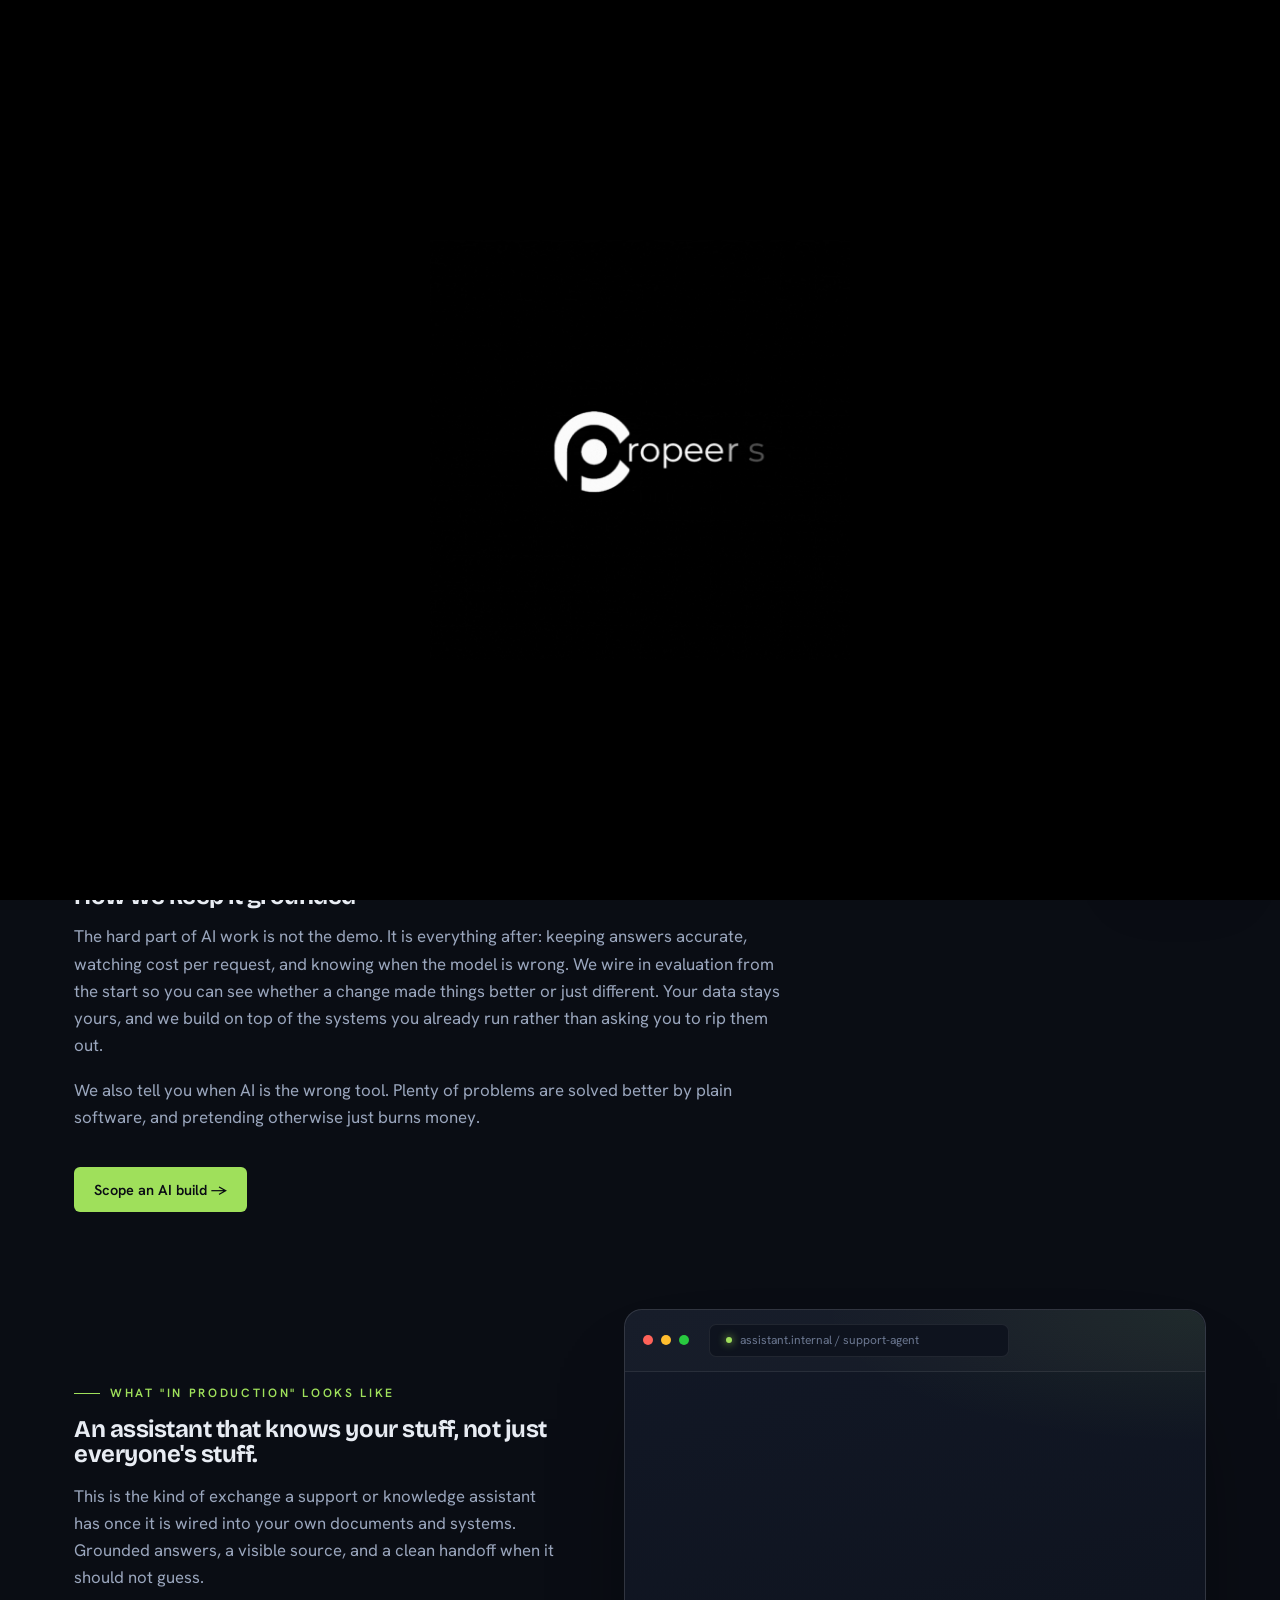
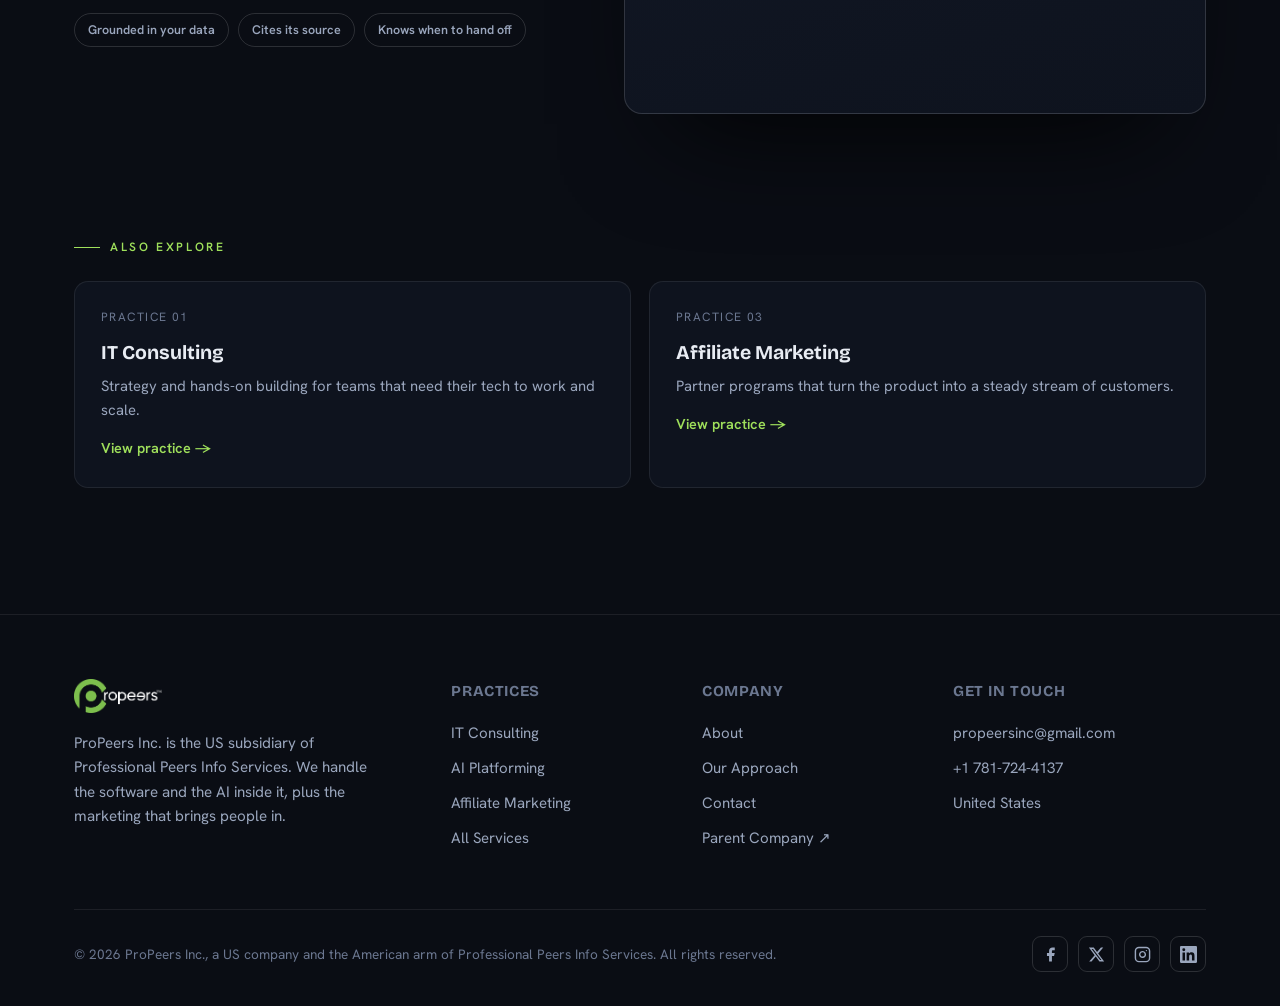
<file: ai-solutions.html>
<!DOCTYPE html>
<html lang="en">
<head>
<meta charset="UTF-8">
<meta name="viewport" content="width=device-width, initial-scale=1.0">
<title>AI Platforming &amp; Solutions | ProPeers Inc.</title>
<meta name="description" content="Practical AI that ships to production. LLM apps, agents, RAG, custom models, and the strategy to know where AI actually helps.">
<link rel="preconnect" href="https://fonts.googleapis.com">
<link rel="preconnect" href="https://fonts.gstatic.com" crossorigin>
<link href="https://fonts.googleapis.com/css2?family=Bricolage+Grotesque:opsz,wght@12..96,400;12..96,500;12..96,700;12..96,800&family=Hanken+Grotesk:wght@400;500;600;700&display=swap" rel="stylesheet">
<link rel="icon" type="image/png" href="assets/favicon.png">
<link rel="stylesheet" href="styles.css">
</head>
<body data-page="whatwedo">
<div id="site-header"></div>

<section class="page-hero">
  <div class="wrap">
    <div class="breadcrumb reveal"><a href="index.html">Home</a><span class="sep">/</span> <a href="what-we-do.html">What We Do</a><span class="sep">/</span> AI Platforming &amp; Solutions</div>
    <span class="eyebrow reveal">Practice 02</span>
    <h1 class="reveal">AI Platforming &amp; Solutions</h1>
    <p class="lead reveal">Practical AI that makes it into production instead of dying in a pilot.</p>
  </div>
</section>

<section style="padding-top:36px">
  <div class="wrap">
    <div class="prose reveal">
      <p>Most companies do not need a research lab. They need one or two AI features that save real time and hold up once actual users get their hands on them. That is what we build.</p>
      <p>We start from a workflow you already have, find the spot where a model genuinely helps, and ship something you can put in front of people. If a pilot cannot make it past the demo stage, we tell you early instead of billing you to find out the hard way.</p>
    </div>

    <div class="panel reveal" style="margin-top:34px">
      <span class="eyebrow">What's included</span>
      <ul class="checklist" style="margin-top:20px">
        <li>LLM apps and chat assistants</li>
        <li>Intelligent agents and automation</li>
        <li>RAG and private knowledge search</li>
        <li>Custom ML models and data pipelines</li>
        <li>Evaluation and production monitoring</li>
        <li>AI strategy and governance</li>
      </ul>
    </div>

    <div class="prose reveal" style="margin-top:40px">
      <h3>How we keep it grounded</h3>
      <p>The hard part of AI work is not the demo. It is everything after: keeping answers accurate, watching cost per request, and knowing when the model is wrong. We wire in evaluation from the start so you can see whether a change made things better or just different. Your data stays yours, and we build on top of the systems you already run rather than asking you to rip them out.</p>
      <p>We also tell you when AI is the wrong tool. Plenty of problems are solved better by plain software, and pretending otherwise just burns money.</p>
    </div>

    <div class="reveal" style="margin-top:36px">
      <a href="contact.html" class="btn btn-acc">Scope an AI build &rarr;</a>
    </div>
  </div>
</section>

<section style="padding-top:0">
  <div class="wrap showcase reveal">
    <div class="copy">
      <span class="eyebrow">What "in production" looks like</span>
      <h2>An assistant that knows your stuff, not just everyone's stuff.</h2>
      <p>This is the kind of exchange a support or knowledge assistant has once it is wired into your own documents and systems. Grounded answers, a visible source, and a clean handoff when it should not guess.</p>
      <div class="taglist">
        <span>Grounded in your data</span><span>Cites its source</span><span>Knows when to hand off</span>
      </div>
    </div>
    <div class="demo-window">
      <div class="demo-bar">
        <span class="dot r"></span><span class="dot y"></span><span class="dot g"></span>
        <span class="url"><i></i> assistant.internal / support-agent</span>
      </div>
      <div class="demo-body">
        <div class="demo-chat">
          <div class="demo-msg user">Why did the export job fail for the EU account last night?</div>
          <div class="demo-msg bot">It hit a timeout at 11:42pm UTC. The dataset crossed the 2GB chunk limit introduced in last week's update.</div>
          <div class="demo-msg user">Can it be re-run safely right now?</div>
          <div class="demo-msg bot">Yes. Source: <em style="color:var(--acc);font-style:normal">runbook &mdash; export-pipeline §4.2</em>. Re-run with chunking enabled, or I can flag it to on-call if you'd rather a person confirm first.</div>
        </div>
      </div>
    </div>
  </div>
</section>

<section style="padding-top:20px">
  <div class="wrap">
    <div class="sec-head reveal" style="margin-bottom:24px"><span class="eyebrow">Also explore</span></div>
    <div class="crosslinks">
      <a class="xlink reveal" href="it-consulting.html">
        <div class="k">Practice 01</div>
        <h4>IT Consulting</h4>
        <p>Strategy and hands-on building for teams that need their tech to work and scale.</p>
        <span class="go">View practice &rarr;</span>
      </a>
      <a class="xlink reveal" href="affiliate-marketing.html">
        <div class="k">Practice 03</div>
        <h4>Affiliate Marketing</h4>
        <p>Partner programs that turn the product into a steady stream of customers.</p>
        <span class="go">View practice &rarr;</span>
      </a>
    </div>
  </div>
</section>

<div id="site-footer"></div>
<script src="site.js"></script>
</body>
</html>
</file>
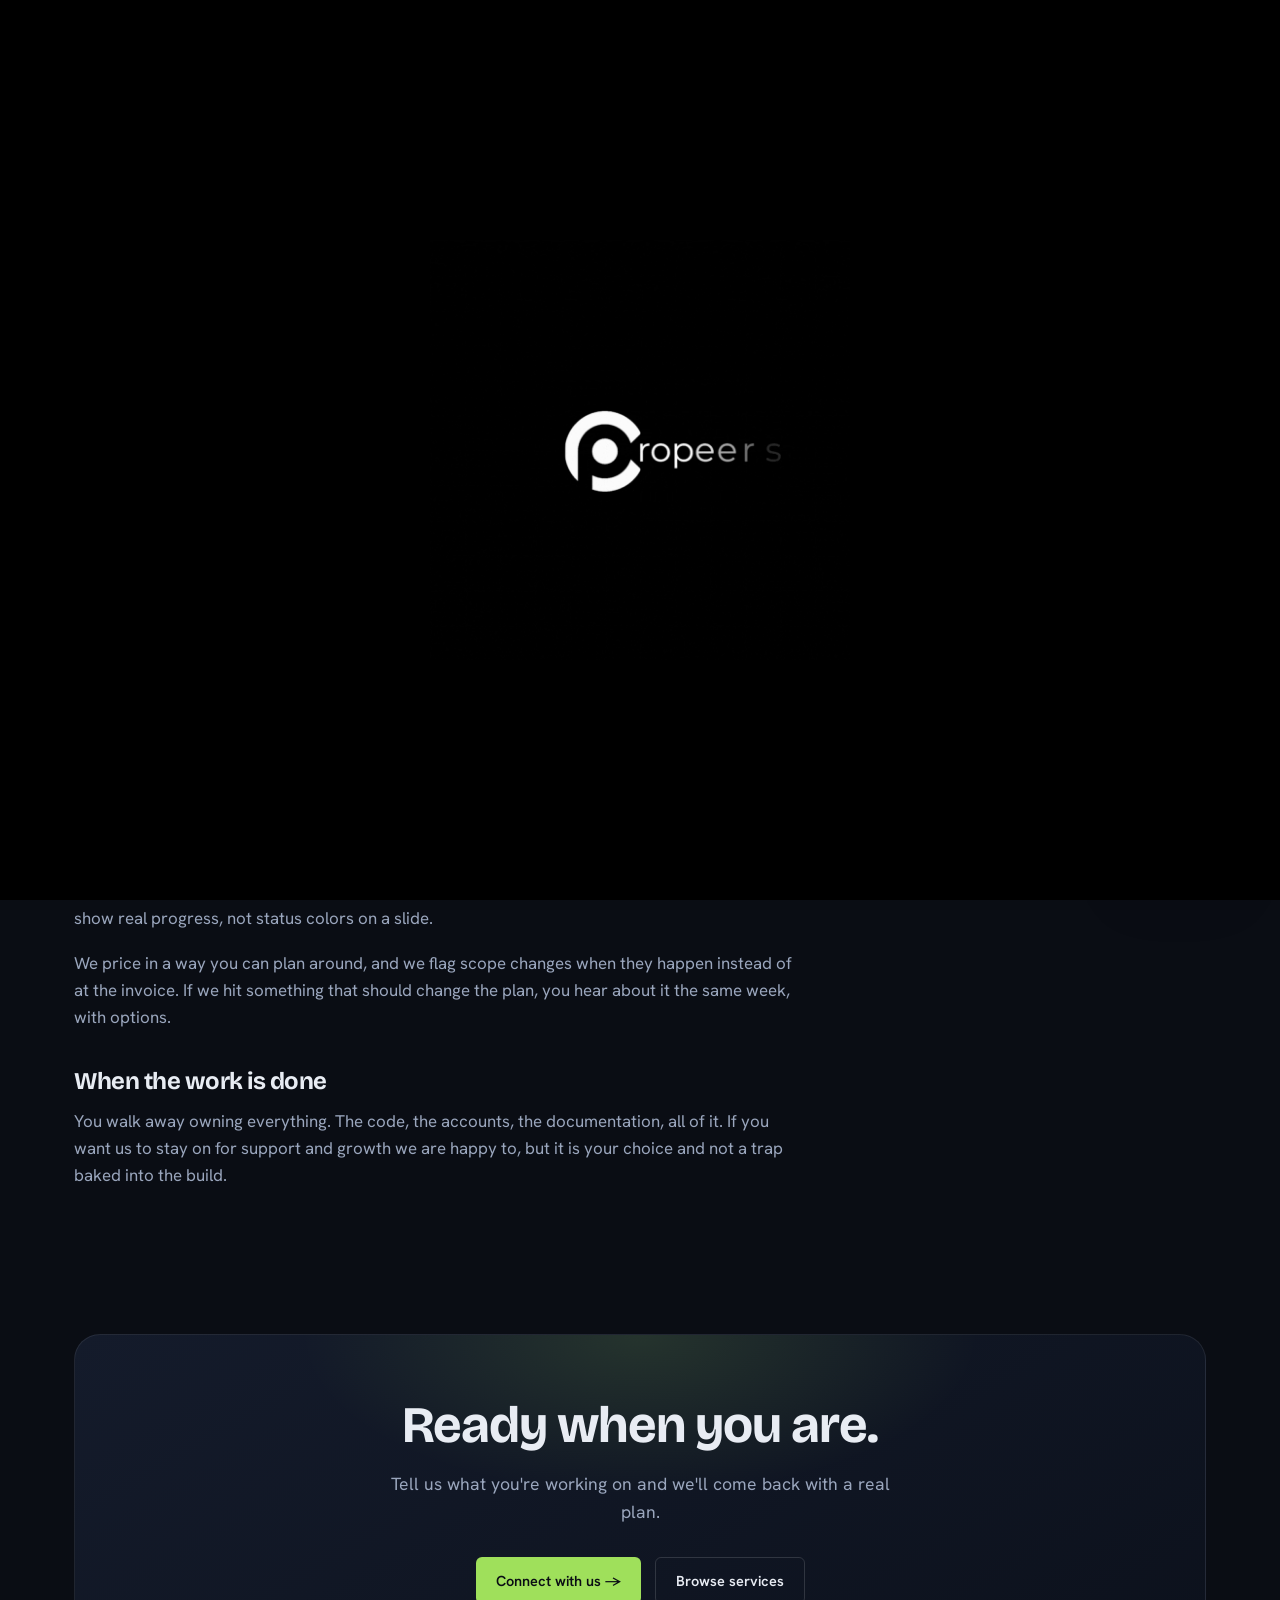
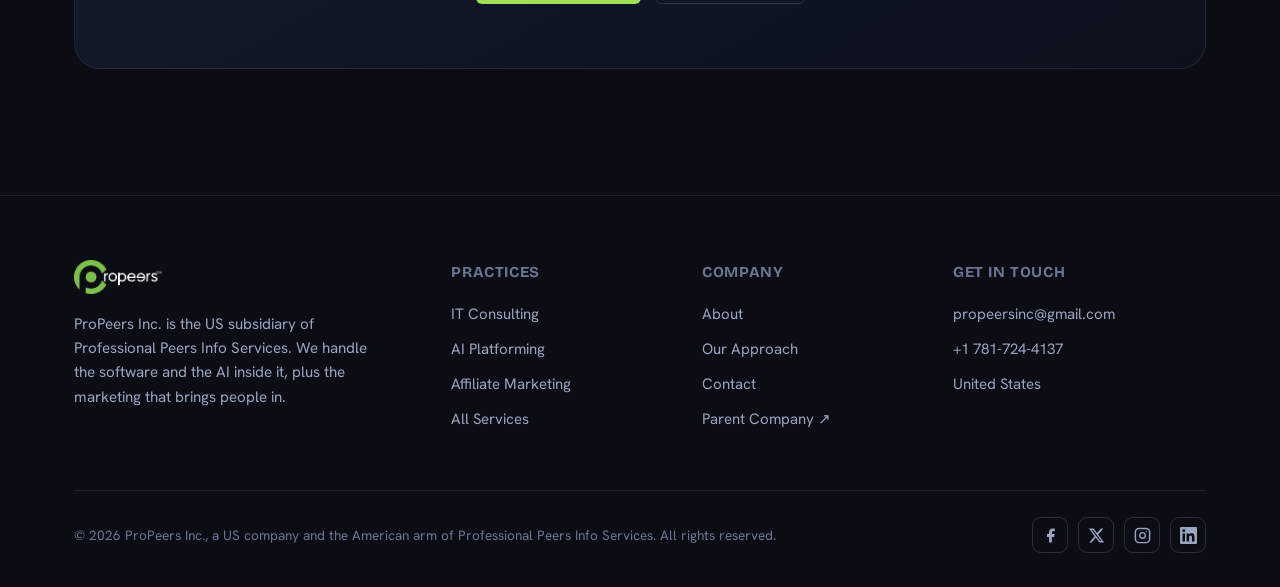
<file: approach.html>
<!DOCTYPE html>
<html lang="en">
<head>
<meta charset="UTF-8">
<meta name="viewport" content="width=device-width, initial-scale=1.0">
<title>Approach | ProPeers Inc.</title>
<meta name="description" content="How a project actually goes at ProPeers: discover, design and build, launch, and grow.">
<link rel="preconnect" href="https://fonts.googleapis.com">
<link rel="preconnect" href="https://fonts.gstatic.com" crossorigin>
<link href="https://fonts.googleapis.com/css2?family=Bricolage+Grotesque:opsz,wght@12..96,400;12..96,500;12..96,700;12..96,800&family=Hanken+Grotesk:wght@400;500;600;700&display=swap" rel="stylesheet">
<link rel="icon" type="image/png" href="assets/favicon.png">
<link rel="stylesheet" href="styles.css">
</head>
<body data-page="approach">
<div id="site-header"></div>

<section class="page-hero">
  <div class="wrap">
    <div class="breadcrumb reveal"><a href="index.html">Home</a><span class="sep">/</span> Approach</div>
    <span class="eyebrow reveal">How we work</span>
    <h1 class="reveal">How a project actually goes.</h1>
    <p class="lead reveal">No mystery, no ten-week discovery phase before anything ships. Here is the shape of a typical engagement.</p>
  </div>
</section>

<section style="padding-top:44px">
  <div class="wrap">
    <div class="steps">
      <div class="step reveal"><h4>Discover</h4><p>We figure out what you're trying to do and what's in the way, then agree on what a win looks like before anyone writes code.</p></div>
      <div class="step reveal"><h4>Design &amp; build</h4><p>A small senior team builds in short cycles and shows you working software early, not three months later when it's too late to change course.</p></div>
      <div class="step reveal"><h4>Launch</h4><p>We ship it and hand it over cleanly, with tracking in place so you can see exactly what it's doing in the real world.</p></div>
      <div class="step reveal"><h4>Grow</h4><p>Then support keeps it healthy and the affiliate side keeps it earning long after the launch is done.</p></div>
    </div>
  </div>
</section>

<section style="padding-top:10px">
  <div class="wrap">
    <div class="prose reveal">
      <h3>What working with us feels like</h3>
      <p>You get one main point of contact who actually knows the work, not an account manager relaying messages to a team you never meet. Updates come on a regular cadence and they show real progress, not status colors on a slide.</p>
      <p>We price in a way you can plan around, and we flag scope changes when they happen instead of at the invoice. If we hit something that should change the plan, you hear about it the same week, with options.</p>
      <h3>When the work is done</h3>
      <p>You walk away owning everything. The code, the accounts, the documentation, all of it. If you want us to stay on for support and growth we are happy to, but it is your choice and not a trap baked into the build.</p>
    </div>
  </div>
</section>

<section style="padding-top:30px">
  <div class="wrap">
    <div class="cta reveal">
      <h2>Ready when you are.</h2>
      <p>Tell us what you're working on and we'll come back with a real plan.</p>
      <div class="hero-cta">
        <a href="connect.html" class="btn btn-acc">Connect with us &rarr;</a>
        <a href="what-we-do.html" class="btn btn-ghost">Browse services</a>
      </div>
    </div>
  </div>
</section>

<div id="site-footer"></div>
<script src="site.js"></script>
</body>
</html>
</file>
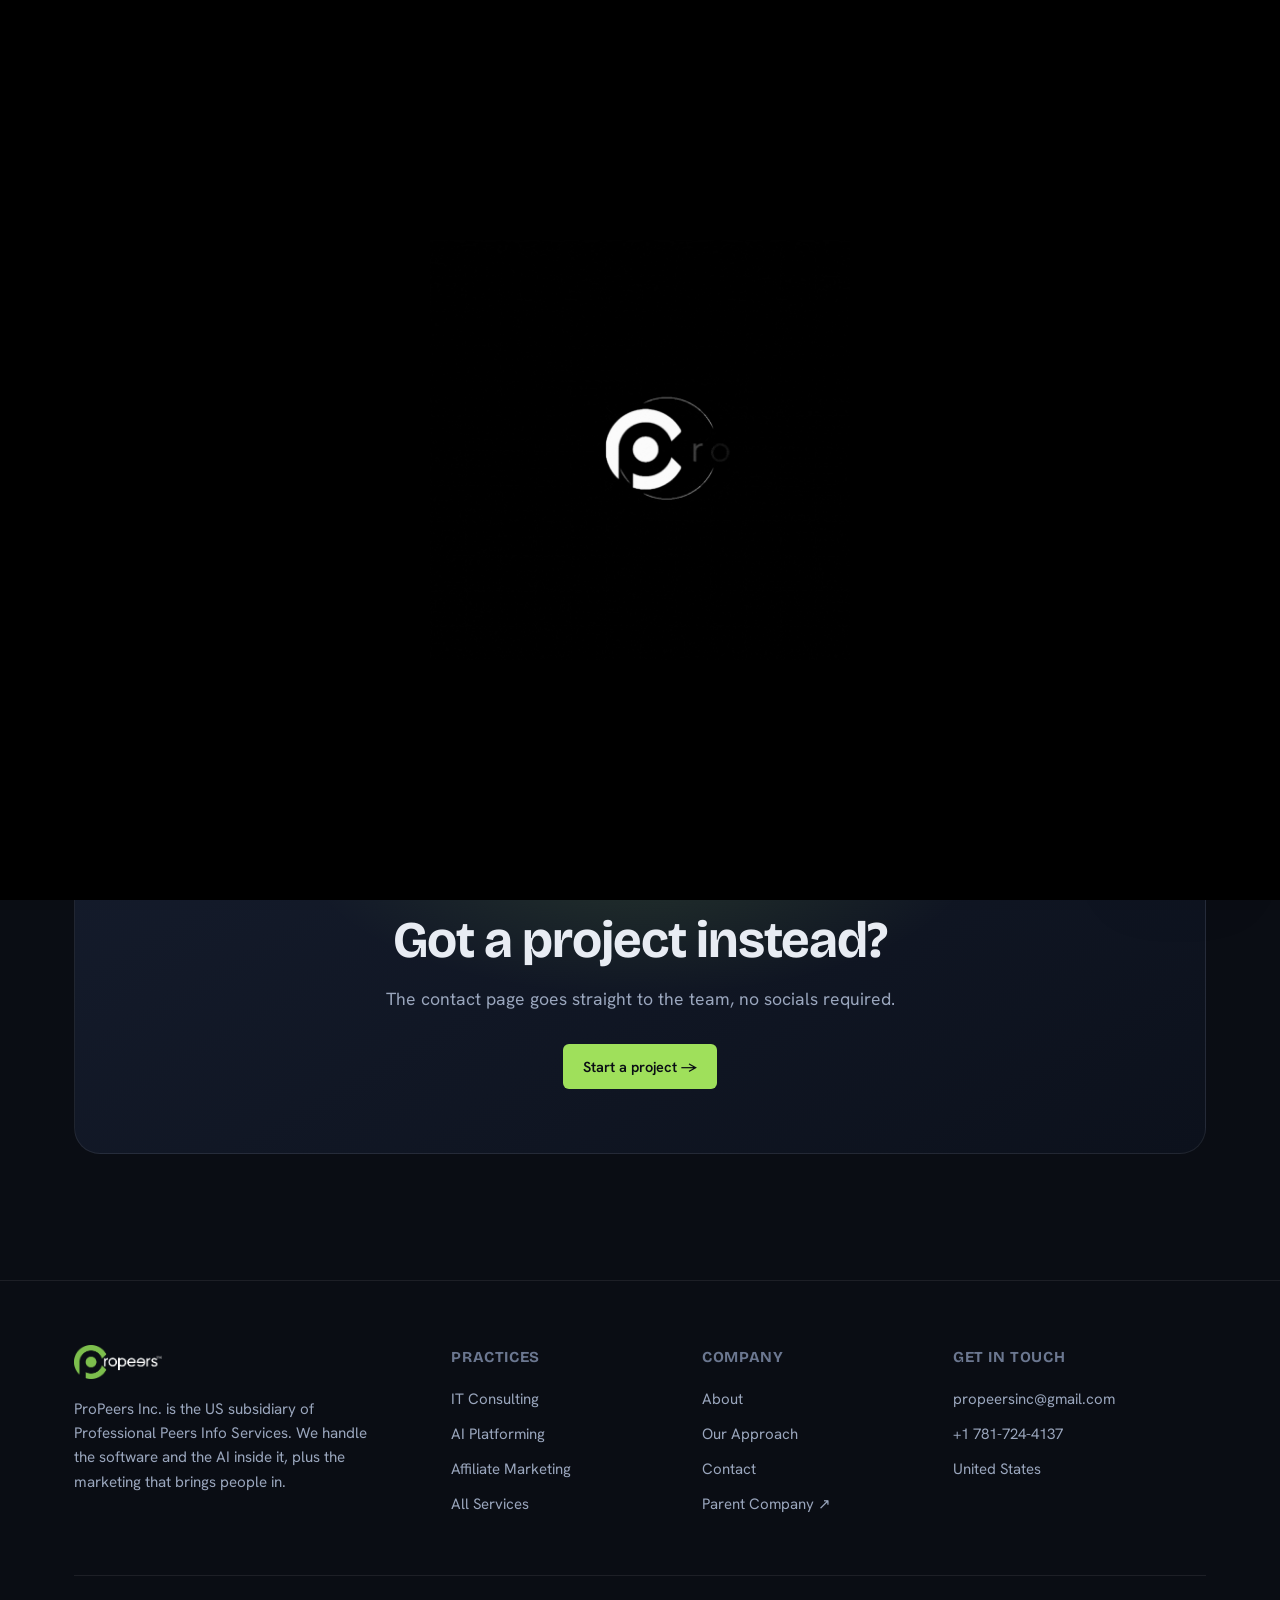
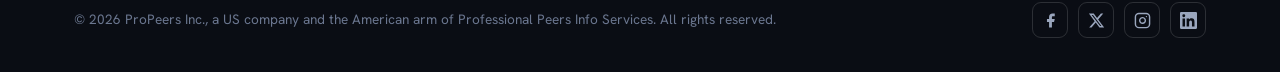
<file: connect.html>
<!DOCTYPE html>
<html lang="en">
<head>
<meta charset="UTF-8">
<meta name="viewport" content="width=device-width, initial-scale=1.0">
<title>Connect | ProPeers Inc.</title>
<meta name="description" content="Follow ProPeers Inc. on Facebook, X, Instagram, and LinkedIn, or reach the team directly.">
<link rel="preconnect" href="https://fonts.googleapis.com">
<link rel="preconnect" href="https://fonts.gstatic.com" crossorigin>
<link href="https://fonts.googleapis.com/css2?family=Bricolage+Grotesque:opsz,wght@12..96,400;12..96,500;12..96,700;12..96,800&family=Hanken+Grotesk:wght@400;500;600;700&display=swap" rel="stylesheet">
<link rel="icon" type="image/png" href="assets/favicon.png">
<link rel="stylesheet" href="styles.css">
</head>
<body data-page="connect">
<div id="site-header"></div>

<section class="page-hero">
  <div class="wrap">
    <div class="breadcrumb reveal"><a href="index.html">Home</a><span class="sep">/</span> Connect</div>
    <span class="eyebrow reveal">Stay in touch</span>
    <h1 class="reveal">Find us where you already are.</h1>
    <p class="lead reveal">Follow along for project updates, hiring news, and the odd behind-the-scenes look at what we're building. For project inquiries, the contact page is still the fastest way through.</p>
  </div>
</section>

<section style="padding-top:40px">
  <div class="wrap">
    <div class="social-cards">
      <a class="social-card reveal" href="https://www.facebook.com/ProPeersInfo" target="_blank" rel="noopener">
        <div class="sc-ico"><svg viewBox="0 0 24 24"><path d="M18 2h-3a5 5 0 0 0-5 5v3H7v4h3v8h4v-8h3l1-4h-4V7a1 1 0 0 1 1-1h3z"/></svg></div>
        <h4>Facebook</h4>
        <p>Company news and longer updates from the team.</p>
        <span class="sc-go">Follow on Facebook &rarr;</span>
      </a>
      <a class="social-card reveal" href="https://twitter.com/ProPeersInfo" target="_blank" rel="noopener">
        <div class="sc-ico"><svg viewBox="0 0 24 24"><path d="M4 4l16 16M20 4L4 20"/></svg></div>
        <h4>X</h4>
        <p>Quick updates, build notes, and links worth a look.</p>
        <span class="sc-go">Follow on X &rarr;</span>
      </a>
      <a class="social-card reveal" href="https://www.instagram.com/propeersinfoinc" target="_blank" rel="noopener">
        <div class="sc-ico"><svg viewBox="0 0 24 24"><rect x="2" y="2" width="20" height="20" rx="5" ry="5"/><path d="M16 11.37A4 4 0 1 1 12.63 8 4 4 0 0 1 16 11.37z"/><line x1="17.5" y1="6.5" x2="17.51" y2="6.5"/></svg></div>
        <h4>Instagram</h4>
        <p>A look at the team, the office, and life in between.</p>
        <span class="sc-go">Follow on Instagram &rarr;</span>
      </a>
      <a class="social-card reveal" href="https://www.linkedin.com/in/propeersinfo-inc-03311a415/" target="_blank" rel="noopener">
        <div class="sc-ico"><svg viewBox="0 0 24 24"><path d="M16 8a6 6 0 0 1 6 6v7h-4v-7a2 2 0 0 0-2-2 2 2 0 0 0-2 2v7h-4v-7a6 6 0 0 1 6-6z"/><rect x="2" y="9" width="4" height="12"/><circle cx="4" cy="4" r="2"/></svg></div>
        <h4>LinkedIn</h4>
        <p>Hiring, case studies, and the professional side of things.</p>
        <span class="sc-go">Follow on LinkedIn &rarr;</span>
      </a>
    </div>
  </div>
</section>

<section style="padding-top:0">
  <div class="wrap">
    <div class="cta reveal">
      <h2>Got a project instead?</h2>
      <p>The contact page goes straight to the team, no socials required.</p>
      <div class="hero-cta">
        <a href="contact.html" class="btn btn-acc">Start a project &rarr;</a>
      </div>
    </div>
  </div>
</section>

<div id="site-footer"></div>
<script src="site.js"></script>
</body>
</html>
</file>
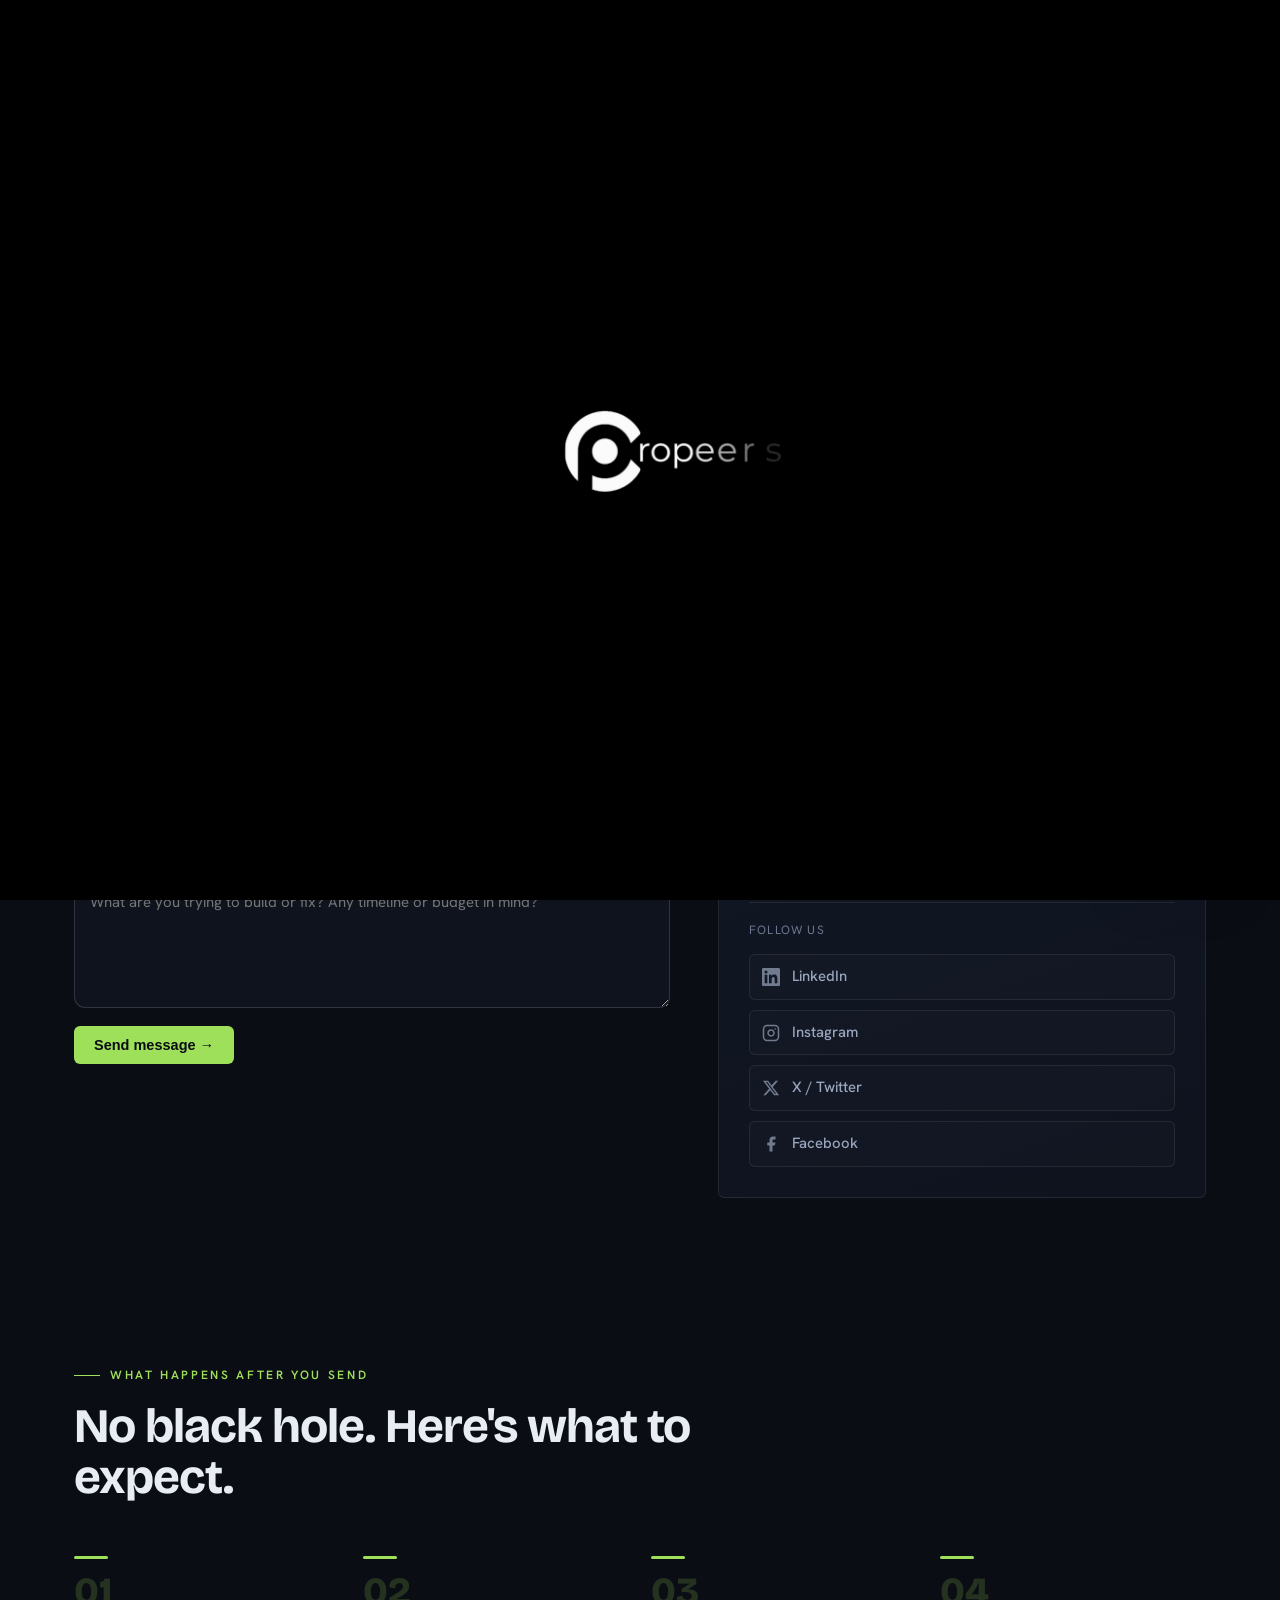
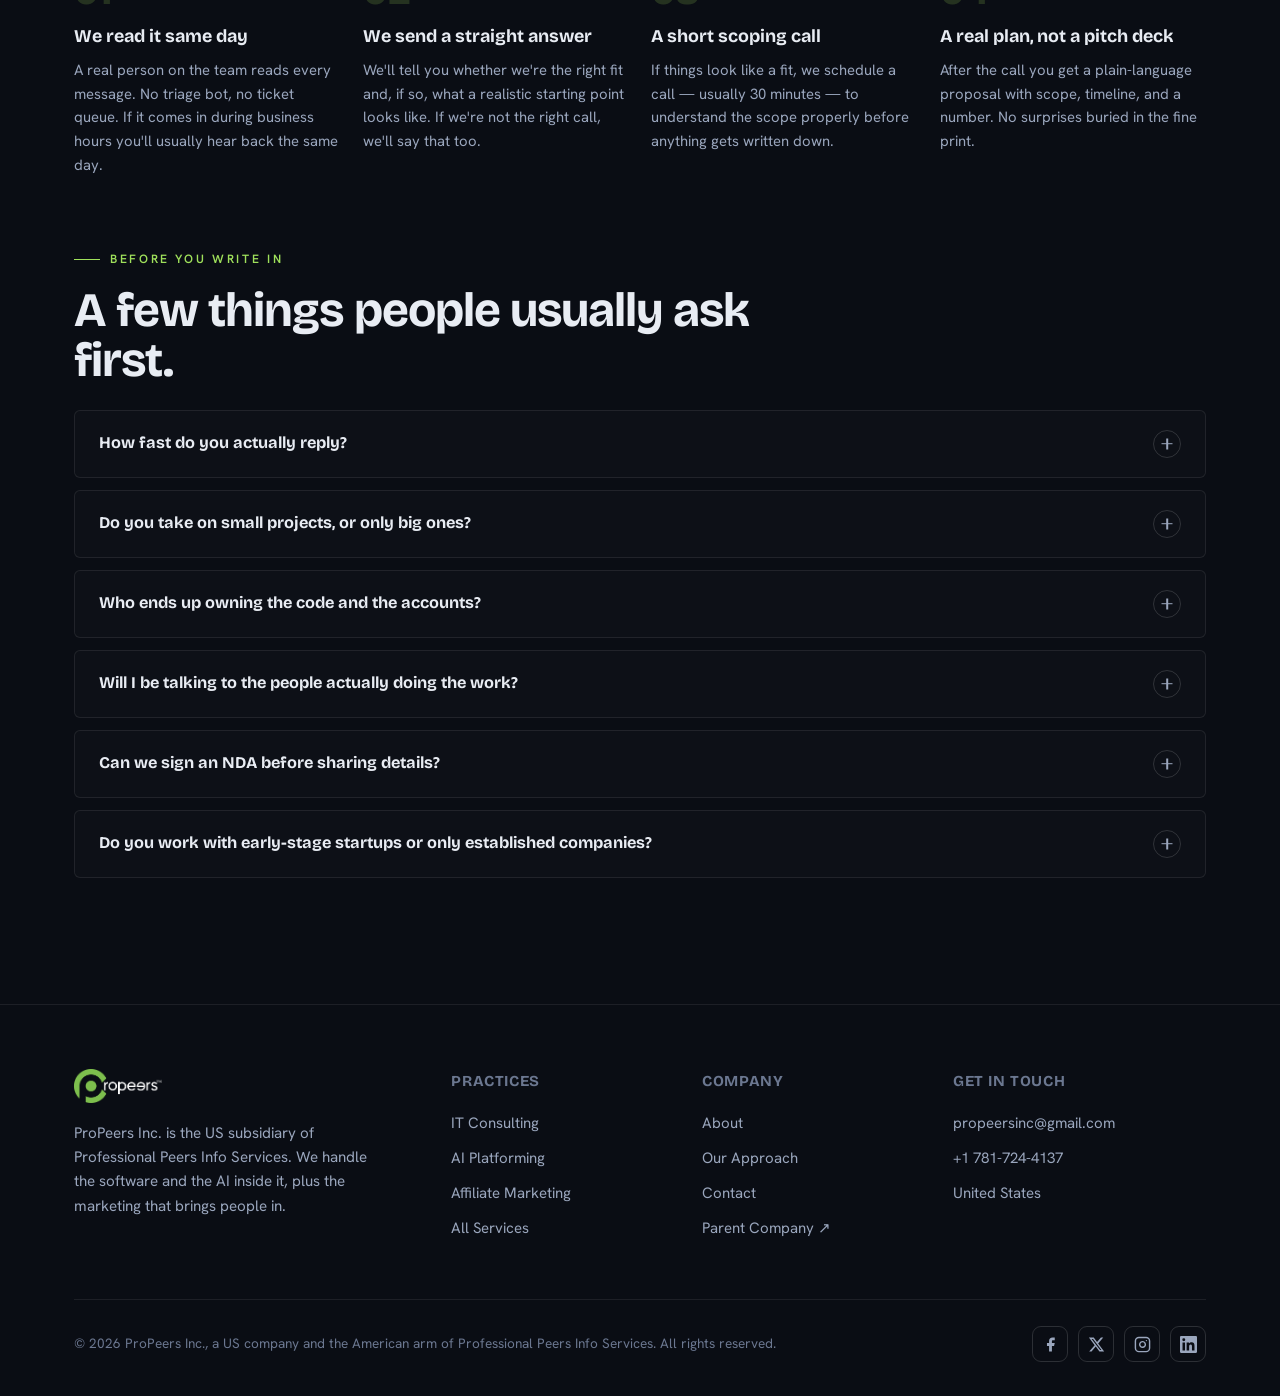
<file: contact.html>
<!DOCTYPE html>
<html lang="en">
<head>
<meta charset="UTF-8">
<meta name="viewport" content="width=device-width, initial-scale=1.0">
<title>Contact | ProPeers Inc.</title>
<meta name="description" content="Start a project with ProPeers Inc. Tell us what you're working on and we'll come back with a real plan.">
<link rel="preconnect" href="https://fonts.googleapis.com">
<link rel="preconnect" href="https://fonts.gstatic.com" crossorigin>
<link href="https://fonts.googleapis.com/css2?family=Bricolage+Grotesque:opsz,wght@12..96,400;12..96,500;12..96,700;12..96,800&family=Hanken+Grotesk:wght@400;500;600;700&display=swap" rel="stylesheet">
<link rel="icon" type="image/png" href="assets/favicon.png">
<link rel="stylesheet" href="styles.css">
</head>
<body data-page="contact">
<div id="site-header"></div>

<section class="page-hero">
  <div class="wrap">
    <div class="breadcrumb reveal"><a href="index.html">Home</a><span class="sep">/</span> Contact</div>
    <span class="eyebrow reveal">Get in touch</span>
    <h1 class="reveal">Let's talk about your project.</h1>
    <p class="lead reveal">Tell us what you're working on. We read every message and come back with a straight answer on whether we're the right fit and what it would take.</p>
  </div>
</section>

<!-- Form + sidebar -->
<section style="padding-top:48px">
  <div class="wrap contact-grid">
    <form class="cform reveal" id="cform" action="https://formspree.io/f/mvznanjz" method="POST" onsubmit="return submitContact(event)">
      <input type="hidden" name="_subject" value="New project inquiry — ProPeers website">
      <input type="hidden" name="_replyto" value="propeersinc@gmail.com">
      <div class="field">
        <label for="cf-name">Your name</label>
        <input id="cf-name" name="fullname" type="text" placeholder="Jane Smith" required>
      </div>
      <div class="field">
        <label for="cf-email">Email</label>
        <input id="cf-email" name="email" type="email" placeholder="jane@company.com" required>
      </div>
      <div class="field">
        <label for="cf-company">Company</label>
        <input id="cf-company" name="company" type="text" placeholder="Company name (optional)">
      </div>
      <div class="field">
        <label for="cf-need">What do you need help with?</label>
        <select id="cf-need" name="need">
          <option>IT Consulting</option>
          <option>AI Platforming &amp; Solutions</option>
          <option>Affiliate Marketing</option>
          <option>A mix of these</option>
          <option>Not sure yet</option>
        </select>
      </div>
      <div class="field">
        <label for="cf-message">A bit about the project</label>
        <textarea id="cf-message" name="message" placeholder="What are you trying to build or fix? Any timeline or budget in mind?" required></textarea>
      </div>
      <div>
        <button type="submit" class="btn btn-acc" id="cf-submit">Send message &rarr;</button>
      </div>
      <p class="cstatus" id="cstatus" role="status" aria-live="polite"></p>
    </form>

    <div class="reveal">
      <div class="info-block">
        <span class="badge">&#9679; Usually replies within a day</span>
        <div class="item">
          <div class="k">Email</div>
          <div class="v"><a href="mailto:propeersinc@gmail.com">propeersinc@gmail.com</a></div>
        </div>
        <div class="item">
          <div class="k">Phone</div>
          <div class="v"><a href="tel:+17817244137">+1 781-724-4137</a></div>
        </div>
        <div class="item">
          <div class="k">Where we are</div>
          <div class="v">United States</div>
        </div>
        <div class="item">
          <div class="k">Parent company</div>
          <div class="v"><a href="https://propeersinfo.com" target="_blank" rel="noopener">propeersinfo.com &#8599;</a></div>
        </div>
        <div class="item" style="border-bottom:0;padding-bottom:0">
          <div class="k" style="margin-bottom:14px">Follow us</div>
          <div class="social-links">
            <a href="https://www.linkedin.com/in/propeersinfo-inc-03311a415/" target="_blank" rel="noopener" class="social-link">
              <svg viewBox="0 0 24 24" width="18" height="18" fill="currentColor"><path d="M20.447 20.452h-3.554v-5.569c0-1.328-.027-3.037-1.852-3.037-1.853 0-2.136 1.445-2.136 2.939v5.667H9.351V9h3.414v1.561h.046c.477-.9 1.637-1.85 3.37-1.85 3.601 0 4.267 2.37 4.267 5.455v6.286zM5.337 7.433a2.062 2.062 0 0 1-2.063-2.065 2.064 2.064 0 1 1 2.063 2.065zm1.782 13.019H3.555V9h3.564v11.452zM22.225 0H1.771C.792 0 0 .774 0 1.729v20.542C0 23.227.792 24 1.771 24h20.451C23.2 24 24 23.227 24 22.271V1.729C24 .774 23.2 0 22.222 0h.003z"/></svg>
              LinkedIn
            </a>
            <a href="https://www.instagram.com/propeersinfoinc" target="_blank" rel="noopener" class="social-link">
              <svg viewBox="0 0 24 24" width="18" height="18" fill="none" stroke="currentColor" stroke-width="2" stroke-linecap="round" stroke-linejoin="round"><rect x="2" y="2" width="20" height="20" rx="5" ry="5"/><path d="M16 11.37A4 4 0 1 1 12.63 8 4 4 0 0 1 16 11.37z"/><line x1="17.5" y1="6.5" x2="17.51" y2="6.5"/></svg>
              Instagram
            </a>
            <a href="https://twitter.com/ProPeersInfo" target="_blank" rel="noopener" class="social-link">
              <svg viewBox="0 0 24 24" width="18" height="18" fill="currentColor"><path d="M18.244 2.25h3.308l-7.227 8.26 8.502 11.24H16.17l-5.214-6.817L4.99 21.75H1.68l7.73-8.835L1.254 2.25H8.08l4.713 6.231zm-1.161 17.52h1.833L7.084 4.126H5.117z"/></svg>
              X / Twitter
            </a>
            <a href="https://www.facebook.com/ProPeersInfo" target="_blank" rel="noopener" class="social-link">
              <svg viewBox="0 0 24 24" width="18" height="18" fill="currentColor"><path d="M18 2h-3a5 5 0 0 0-5 5v3H7v4h3v8h4v-8h3l1-4h-4V7a1 1 0 0 1 1-1h3z"/></svg>
              Facebook
            </a>
          </div>
        </div>
      </div>
    </div>
  </div>
</section>

<!-- What happens next -->
<section style="padding-top:64px;padding-bottom:64px">
  <div class="wrap">
    <div class="sec-head reveal">
      <span class="eyebrow">What happens after you send</span>
      <h2>No black hole. Here's what to expect.</h2>
    </div>
    <div class="steps">
      <div class="step reveal">
        <h4>We read it same day</h4>
        <p>A real person on the team reads every message. No triage bot, no ticket queue. If it comes in during business hours you'll usually hear back the same day.</p>
      </div>
      <div class="step reveal">
        <h4>We send a straight answer</h4>
        <p>We'll tell you whether we're the right fit and, if so, what a realistic starting point looks like. If we're not the right call, we'll say that too.</p>
      </div>
      <div class="step reveal">
        <h4>A short scoping call</h4>
        <p>If things look like a fit, we schedule a call — usually 30 minutes — to understand the scope properly before anything gets written down.</p>
      </div>
      <div class="step reveal">
        <h4>A real plan, not a pitch deck</h4>
        <p>After the call you get a plain-language proposal with scope, timeline, and a number. No surprises buried in the fine print.</p>
      </div>
    </div>
  </div>
</section>

<!-- FAQ -->
<section style="padding-top:0;padding-bottom:96px">
  <div class="wrap">
    <div class="sec-head reveal" style="margin-bottom:24px">
      <span class="eyebrow">Before you write in</span>
      <h2>A few things people usually ask first.</h2>
    </div>
    <div class="faq">
      <div class="faq-item reveal">
        <button class="faq-q" aria-expanded="false">How fast do you actually reply?<span class="plus" aria-hidden="true"></span></button>
        <div class="faq-a"><p>Within a business day, usually sooner. A real person on the team reads every message, there's no bot sorting it into a queue.</p></div>
      </div>
      <div class="faq-item reveal">
        <button class="faq-q" aria-expanded="false">Do you take on small projects, or only big ones?<span class="plus" aria-hidden="true"></span></button>
        <div class="faq-a"><p>Both. We size the team to the work. Plenty of relationships start with one focused piece before growing into something bigger, and that's fine either way.</p></div>
      </div>
      <div class="faq-item reveal">
        <button class="faq-q" aria-expanded="false">Who ends up owning the code and the accounts?<span class="plus" aria-hidden="true"></span></button>
        <div class="faq-a"><p>You do, completely. The code, the IP, the cloud accounts, all of it. We build so your own people can run it without us in the room.</p></div>
      </div>
      <div class="faq-item reveal">
        <button class="faq-q" aria-expanded="false">Will I be talking to the people actually doing the work?<span class="plus" aria-hidden="true"></span></button>
        <div class="faq-a"><p>Yes. The same senior people who scope the project tend to be the ones who build it, so you're not relaying things through an account manager who has to go ask someone else.</p></div>
      </div>
      <div class="faq-item reveal">
        <button class="faq-q" aria-expanded="false">Can we sign an NDA before sharing details?<span class="plus" aria-hidden="true"></span></button>
        <div class="faq-a"><p>Of course. Send a note through the form or call the number above and we'll get one over before the first real conversation.</p></div>
      </div>
      <div class="faq-item reveal">
        <button class="faq-q" aria-expanded="false">Do you work with early-stage startups or only established companies?<span class="plus" aria-hidden="true"></span></button>
        <div class="faq-a"><p>Both. Early-stage clients usually want to move fast and stay lean, and that's something we're good at. Established companies tend to need modernization or a specific capability added — also something we've done a lot of.</p></div>
      </div>
    </div>
  </div>
</section>

<div id="site-footer"></div>
<script src="site.js"></script>
</body>
</html>
</file>
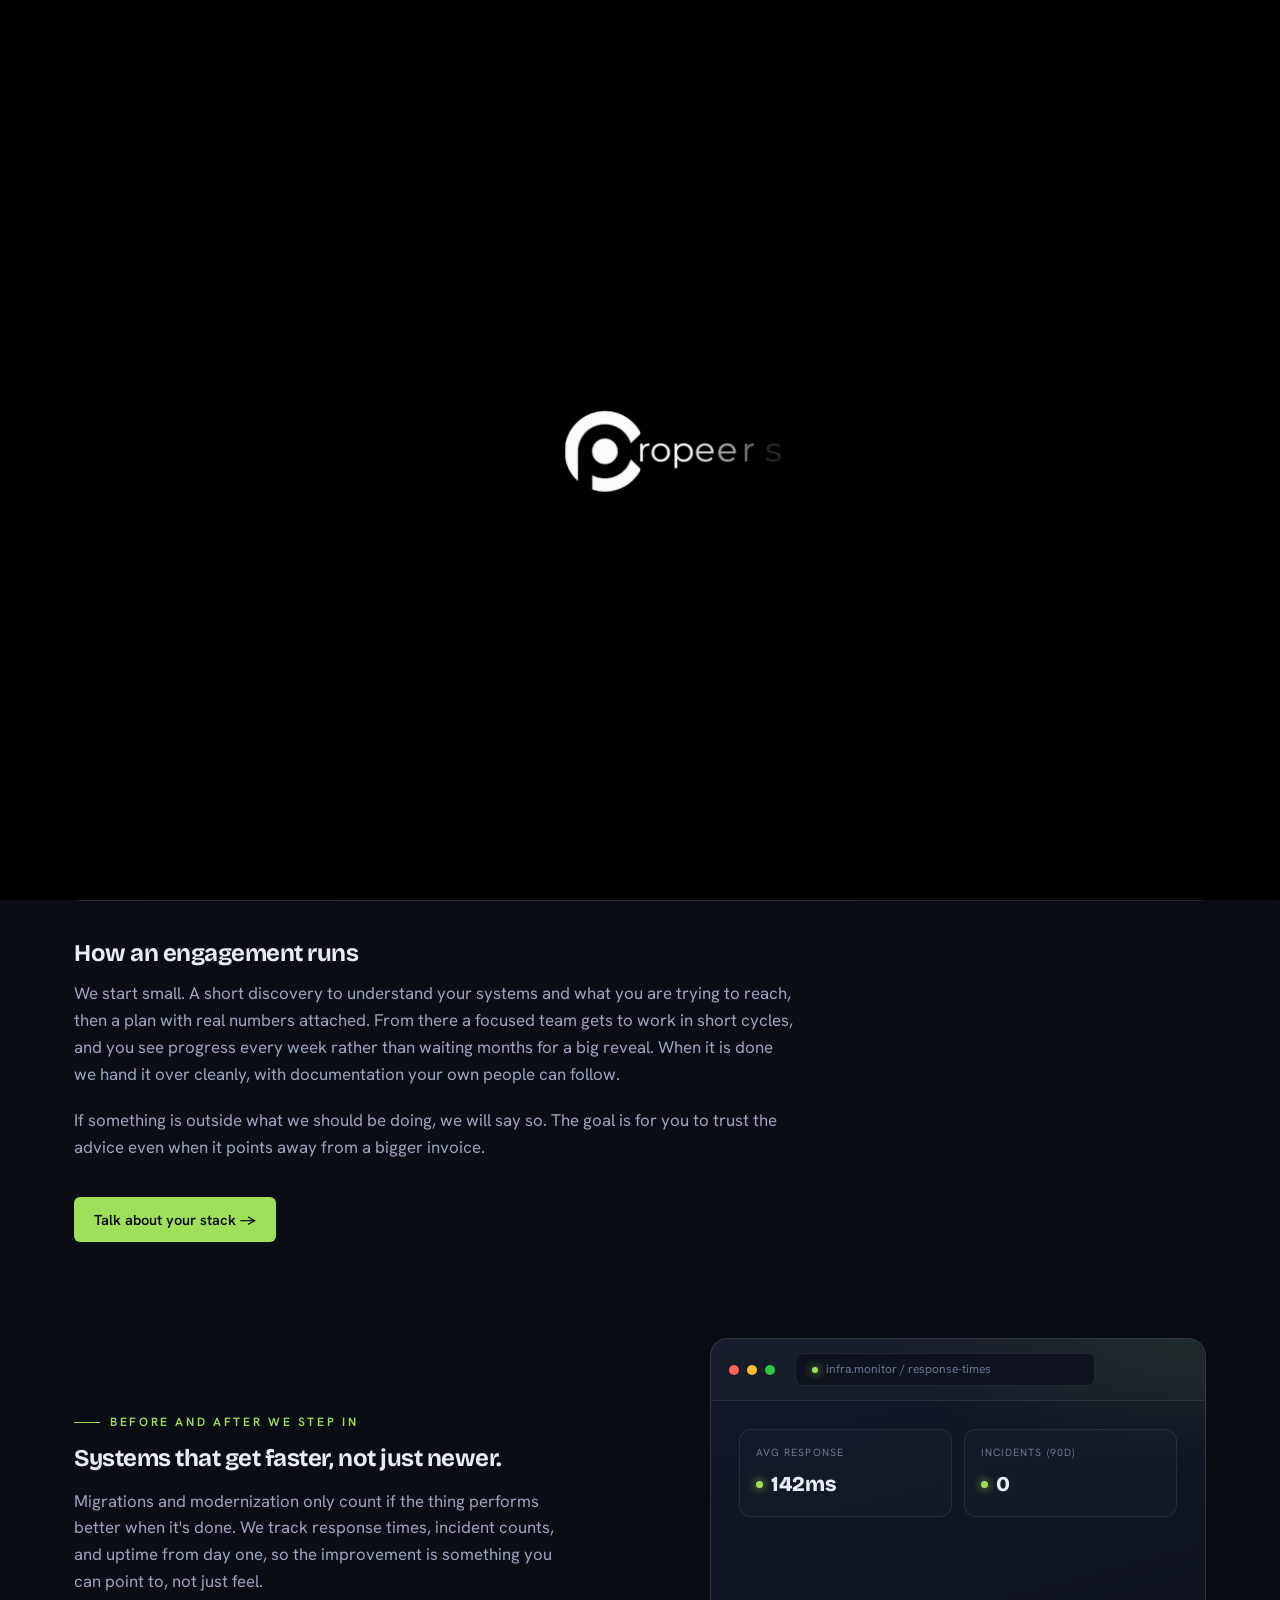
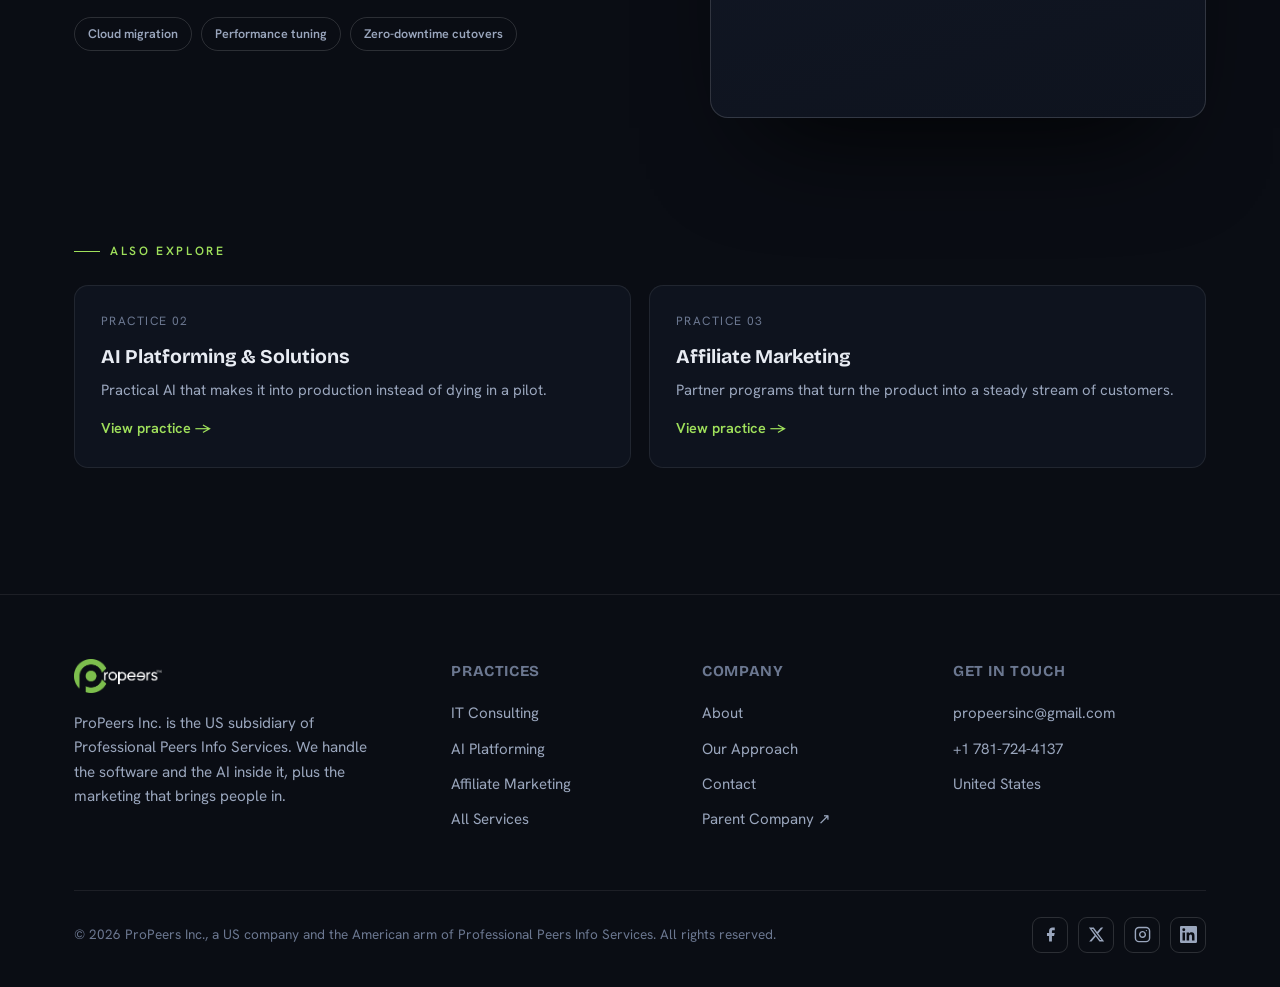
<file: it-consulting.html>
<!DOCTYPE html>
<html lang="en">
<head>
<meta charset="UTF-8">
<meta name="viewport" content="width=device-width, initial-scale=1.0">
<title>IT Consulting | ProPeers Inc.</title>
<meta name="description" content="Strategy and hands-on engineering for teams that need their technology to work and scale. Cloud, custom software, managed IT, and modernization.">
<link rel="preconnect" href="https://fonts.googleapis.com">
<link rel="preconnect" href="https://fonts.gstatic.com" crossorigin>
<link href="https://fonts.googleapis.com/css2?family=Bricolage+Grotesque:opsz,wght@12..96,400;12..96,500;12..96,700;12..96,800&family=Hanken+Grotesk:wght@400;500;600;700&display=swap" rel="stylesheet">
<link rel="icon" type="image/png" href="assets/favicon.png">
<link rel="stylesheet" href="styles.css">
</head>
<body data-page="whatwedo">
<div id="site-header"></div>

<section class="page-hero">
  <div class="wrap">
    <div class="breadcrumb reveal"><a href="index.html">Home</a><span class="sep">/</span> <a href="what-we-do.html">What We Do</a><span class="sep">/</span> IT Consulting</div>
    <span class="eyebrow reveal">Practice 01</span>
    <h1 class="reveal">IT Consulting</h1>
    <p class="lead reveal">Strategy plus hands-on building for teams that need their tech to actually work when it counts.</p>
  </div>
</section>

<section style="padding-top:36px">
  <div class="wrap">
    <div class="prose reveal">
      <p>Your tech should be something you stop thinking about, because it just works. That is the job. We look at what you are running, then either fix what is slowing you down or build the thing you keep putting off.</p>
      <p>We have done this across a lot of stacks and a lot of industries, so we tend to spot the real problem before you finish describing it. You get senior people who have shipped before, not a rotating cast of juniors learning on your budget.</p>
    </div>

    <div class="panel reveal" style="margin-top:34px">
      <span class="eyebrow">What's included</span>
      <ul class="checklist" style="margin-top:20px">
        <li>Cloud migration and DevOps setup</li>
        <li>Custom and enterprise software builds</li>
        <li>Managed IT and day-to-day support</li>
        <li>Legacy system modernization</li>
        <li>Third-party and API integration</li>
        <li>Security reviews and hardening</li>
      </ul>
    </div>

    <div class="prose reveal" style="margin-top:40px">
      <h3>How an engagement runs</h3>
      <p>We start small. A short discovery to understand your systems and what you are trying to reach, then a plan with real numbers attached. From there a focused team gets to work in short cycles, and you see progress every week rather than waiting months for a big reveal. When it is done we hand it over cleanly, with documentation your own people can follow.</p>
      <p>If something is outside what we should be doing, we will say so. The goal is for you to trust the advice even when it points away from a bigger invoice.</p>
    </div>

    <div class="reveal" style="margin-top:36px">
      <a href="contact.html" class="btn btn-acc">Talk about your stack &rarr;</a>
    </div>
  </div>
</section>

<section style="padding-top:0">
  <div class="wrap showcase flip reveal">
    <div class="demo-window">
      <div class="demo-bar">
        <span class="dot r"></span><span class="dot y"></span><span class="dot g"></span>
        <span class="url"><i></i> infra.monitor / response-times</span>
      </div>
      <div class="demo-body">
        <div class="demo-pills" style="grid-template-columns:1fr 1fr">
          <div class="demo-pill"><div class="lab">Avg response</div><div class="val"><i></i> 142ms</div></div>
          <div class="demo-pill"><div class="lab">Incidents (90d)</div><div class="val"><i></i> 0</div></div>
        </div>
        <svg class="demo-trace" viewBox="0 0 320 110" preserveAspectRatio="none">
          <path class="l2" d="M0,78 C40,82 70,50 110,58 C150,66 180,30 220,38 C260,46 290,20 320,26"/>
          <path class="l1" d="M0,92 C40,90 70,68 110,70 C150,72 180,40 220,44 C260,48 290,18 320,16"/>
          <circle cx="320" cy="16" r="5" fill="var(--acc)"/>
        </svg>
      </div>
    </div>
    <div class="copy">
      <span class="eyebrow">Before and after we step in</span>
      <h2>Systems that get faster, not just newer.</h2>
      <p>Migrations and modernization only count if the thing performs better when it's done. We track response times, incident counts, and uptime from day one, so the improvement is something you can point to, not just feel.</p>
      <div class="taglist">
        <span>Cloud migration</span><span>Performance tuning</span><span>Zero-downtime cutovers</span>
      </div>
    </div>
  </div>
</section>

<section style="padding-top:20px">
  <div class="wrap">
    <div class="sec-head reveal" style="margin-bottom:24px"><span class="eyebrow">Also explore</span></div>
    <div class="crosslinks">
      <a class="xlink reveal" href="ai-solutions.html">
        <div class="k">Practice 02</div>
        <h4>AI Platforming &amp; Solutions</h4>
        <p>Practical AI that makes it into production instead of dying in a pilot.</p>
        <span class="go">View practice &rarr;</span>
      </a>
      <a class="xlink reveal" href="affiliate-marketing.html">
        <div class="k">Practice 03</div>
        <h4>Affiliate Marketing</h4>
        <p>Partner programs that turn the product into a steady stream of customers.</p>
        <span class="go">View practice &rarr;</span>
      </a>
    </div>
  </div>
</section>

<div id="site-footer"></div>
<script src="site.js"></script>
</body>
</html>
</file>
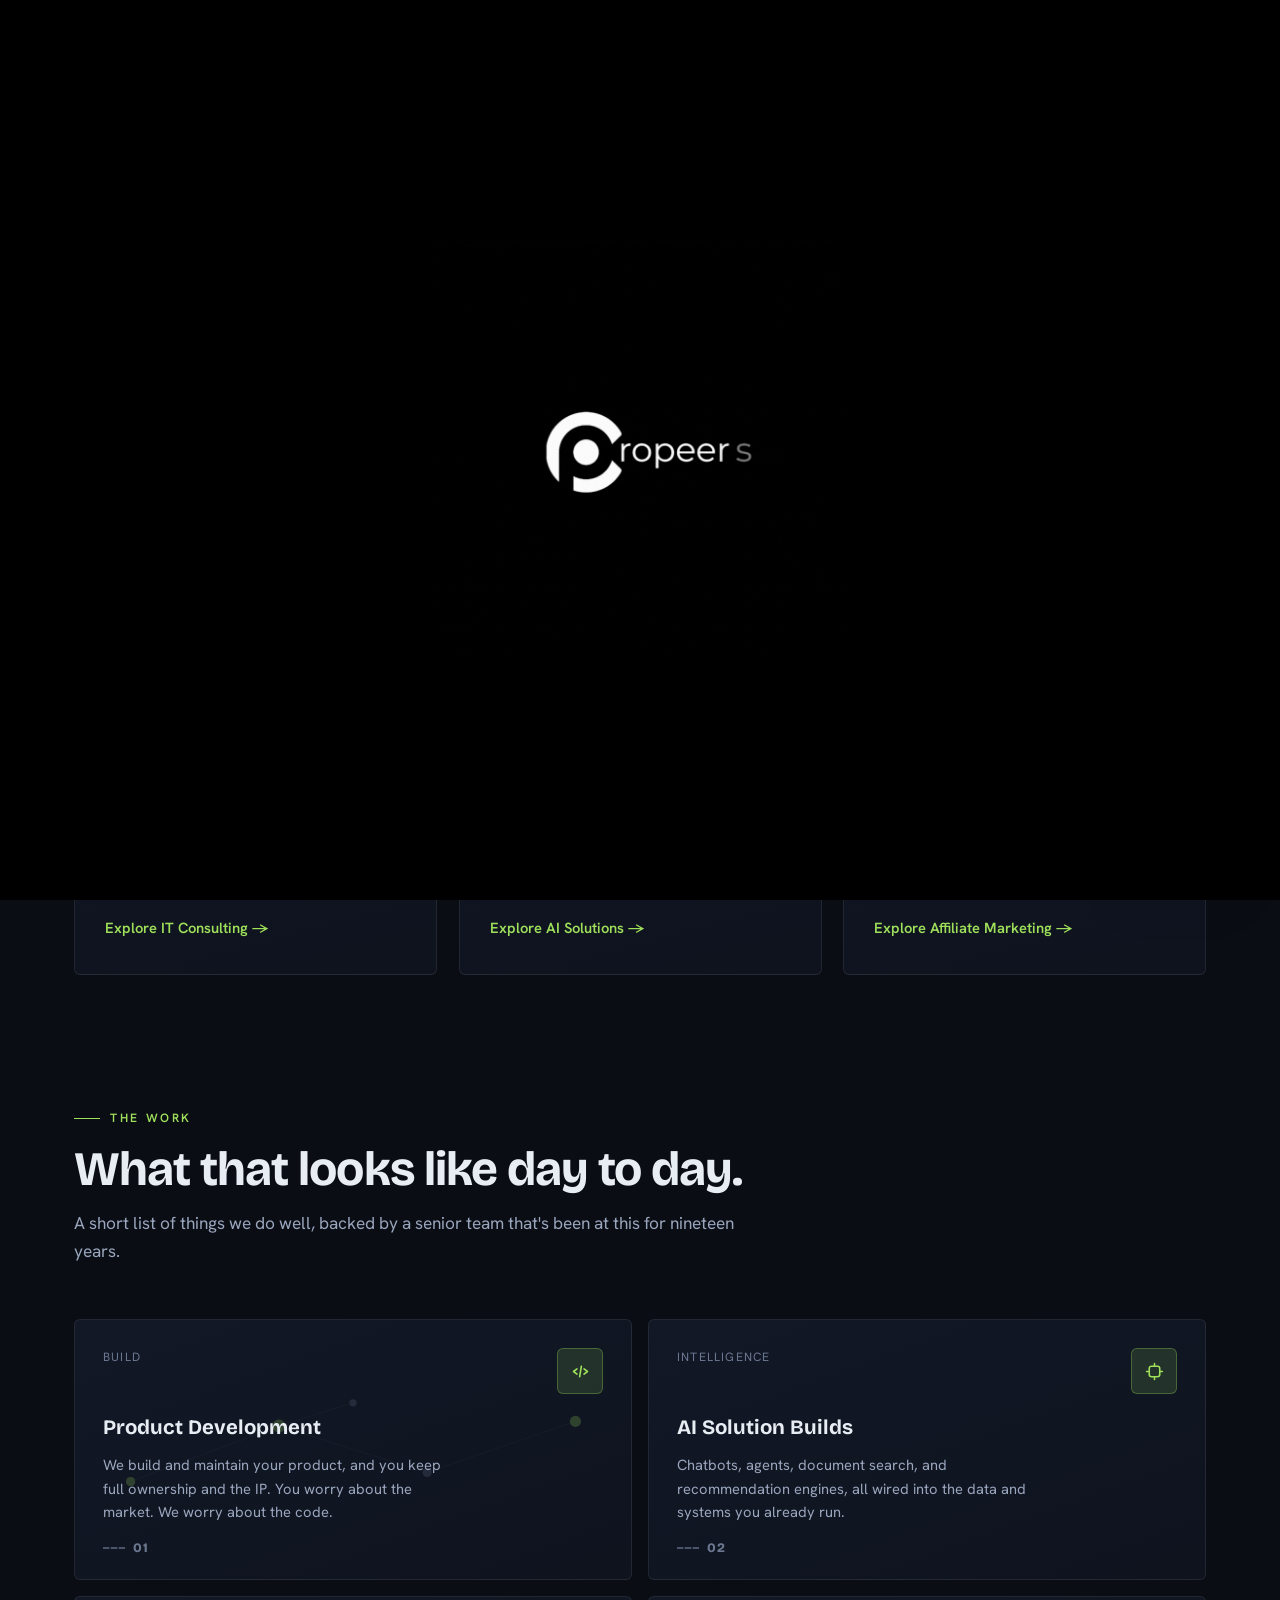
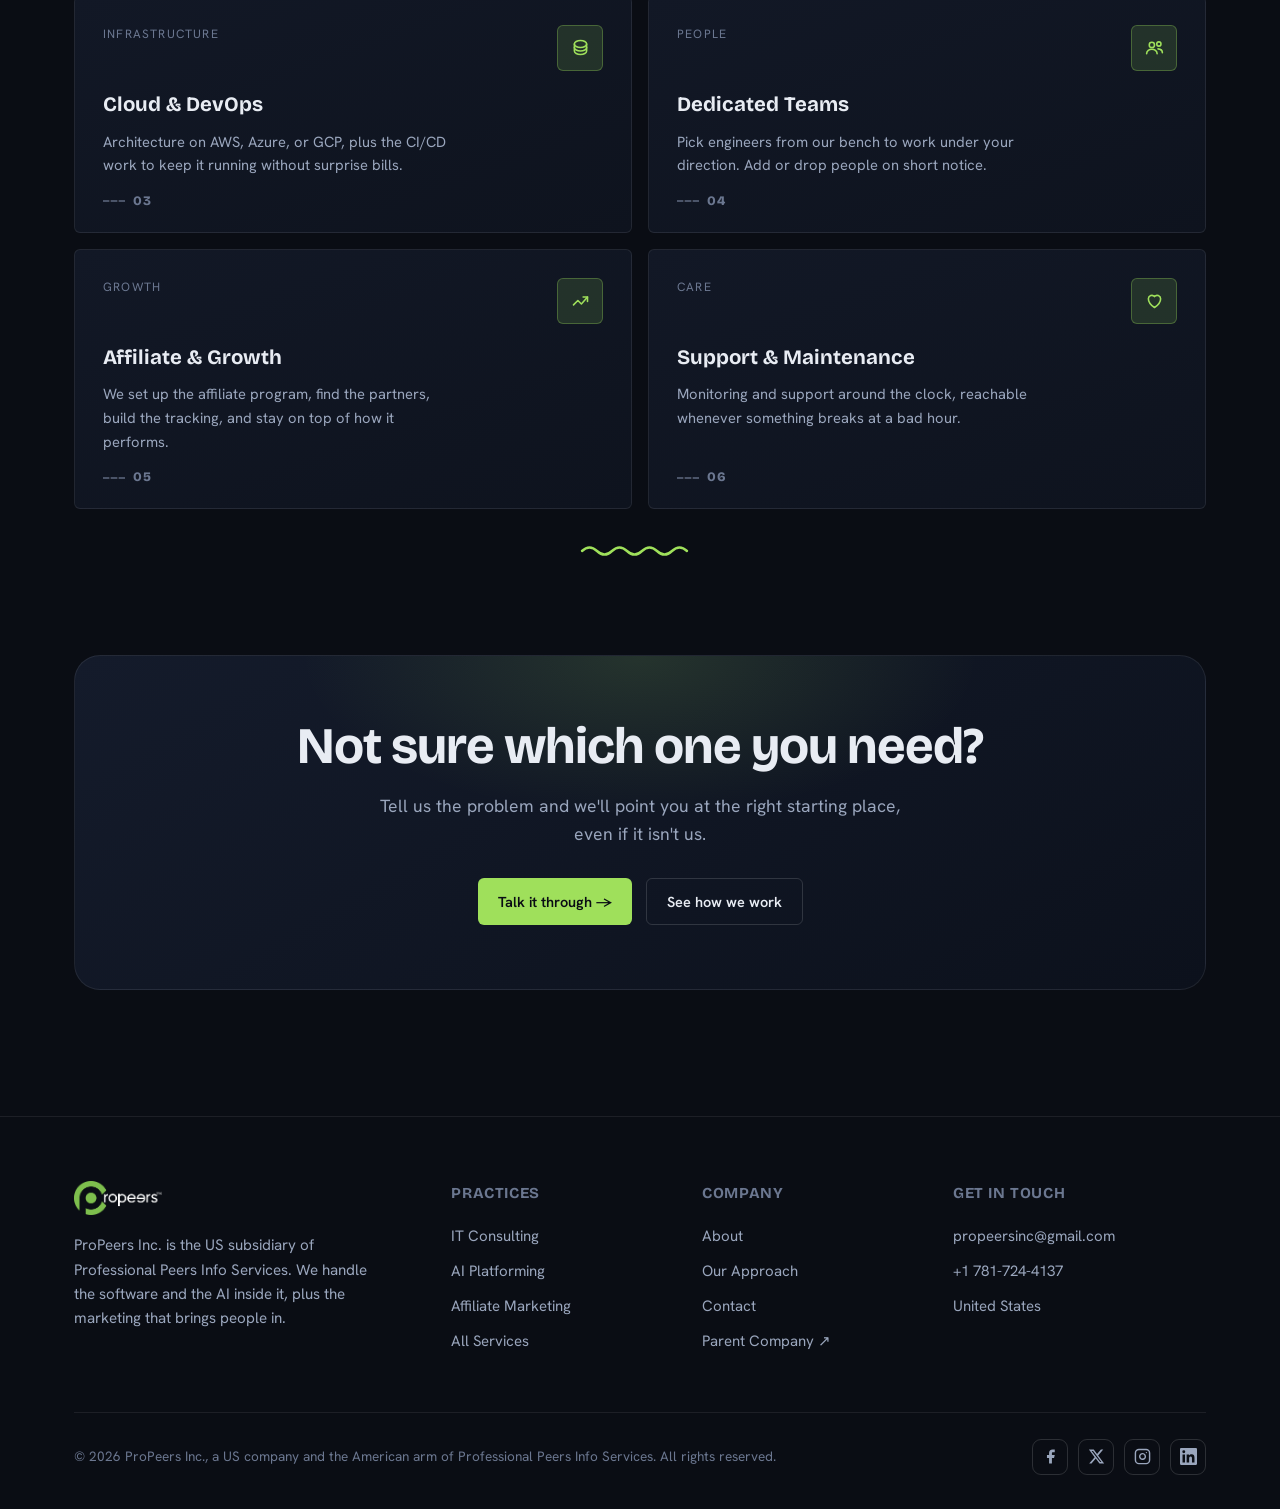
<file: what-we-do.html>
<!DOCTYPE html>
<html lang="en">
<head>
<meta charset="UTF-8">
<meta name="viewport" content="width=device-width, initial-scale=1.0">
<title>What We Do | ProPeers Inc.</title>
<meta name="description" content="IT consulting, AI platforming, and affiliate marketing, plus the day-to-day services that keep your software running.">
<link rel="preconnect" href="https://fonts.googleapis.com">
<link rel="preconnect" href="https://fonts.gstatic.com" crossorigin>
<link href="https://fonts.googleapis.com/css2?family=Bricolage+Grotesque:opsz,wght@12..96,400;12..96,500;12..96,700;12..96,800&family=Hanken+Grotesk:wght@400;500;600;700&display=swap" rel="stylesheet">
<link rel="icon" type="image/png" href="assets/favicon.png">
<link rel="stylesheet" href="styles.css">
</head>
<body data-page="whatwedo">
<div id="site-header"></div>

<section class="page-hero">
  <div class="wrap">
    <div class="breadcrumb reveal"><a href="index.html">Home</a><span class="sep">/</span> What We Do</div>
    <span class="eyebrow reveal">What we do</span>
    <h1 class="reveal">Three practices that feed each other.</h1>
    <p class="lead reveal">We build the software, put the AI inside it, and run the marketing that brings people to it. You can hire us for one of these or let us carry the whole thing. Pick a practice below to go deeper.</p>
  </div>
</section>

<section style="padding-top:40px">
  <div class="wrap">
    <div class="pillars">
      <a class="pillar reveal" href="it-consulting.html">
        <div class="num">PRACTICE 01</div>
        <div class="pic"><svg class="ico" viewBox="0 0 24 24"><path d="M3 7h18M3 12h18M3 17h12"/><circle cx="19" cy="17" r="2"/></svg></div>
        <h3>IT Consulting</h3>
        <p>Strategy plus hands-on building for teams that need their tech to actually work when it counts.</p>
        <ul>
          <li>Cloud migration &amp; DevOps</li>
          <li>Custom &amp; enterprise software</li>
          <li>Managed IT &amp; support</li>
          <li>System modernization &amp; integration</li>
        </ul>
        <span class="more">Explore IT Consulting &rarr;</span>
      </a>
      <a class="pillar reveal" href="ai-solutions.html">
        <div class="num">PRACTICE 02</div>
        <div class="pic"><svg class="ico" viewBox="0 0 24 24"><rect x="4" y="4" width="16" height="16" rx="3"/><path d="M9 9h6v6H9zM12 4v3M12 17v3M4 12h3M17 12h3"/></svg></div>
        <h3>AI Platforming &amp; Solutions</h3>
        <p>Practical AI that makes it into production instead of dying in a pilot.</p>
        <ul>
          <li>LLM apps &amp; intelligent agents</li>
          <li>RAG &amp; private knowledge systems</li>
          <li>ML models &amp; data pipelines</li>
          <li>AI strategy &amp; governance</li>
        </ul>
        <span class="more">Explore AI Solutions &rarr;</span>
      </a>
      <a class="pillar reveal" href="affiliate-marketing.html">
        <div class="num">PRACTICE 03</div>
        <div class="pic"><svg class="ico" viewBox="0 0 24 24"><path d="M3 17l5-5 4 4 8-9"/><path d="M21 7v5h-5"/></svg></div>
        <h3>Affiliate Marketing</h3>
        <p>Partner programs that turn the product we built into a steady stream of paying customers.</p>
        <ul>
          <li>Program setup &amp; management</li>
          <li>Partner recruitment &amp; vetting</li>
          <li>Tracking, attribution &amp; payouts</li>
          <li>Content &amp; conversion optimization</li>
        </ul>
        <span class="more">Explore Affiliate Marketing &rarr;</span>
      </a>
    </div>
  </div>
</section>

<section style="padding-top:30px">
  <div class="wrap">
    <div class="sec-head reveal">
      <span class="eyebrow">The work</span>
      <h2>What that looks like day to day.</h2>
      <p>A short list of things we do well, backed by a senior team that's been at this for nineteen years.</p>
    </div>
    <div class="bento">
      <div class="b-card reveal">
        <svg class="glyph-net" viewBox="0 0 600 130" aria-hidden="true">
          <line x1="60" y1="100" x2="220" y2="40"/><line x1="220" y1="40" x2="380" y2="90"/>
          <line x1="380" y1="90" x2="540" y2="35"/><line x1="220" y1="40" x2="300" y2="15"/>
          <circle cx="60" cy="100" r="5" fill="var(--acc)"/><circle cx="220" cy="40" r="7" fill="var(--acc)"/>
          <circle cx="380" cy="90" r="5" fill="var(--muted-2)"/><circle cx="540" cy="35" r="6" fill="var(--acc)"/>
          <circle cx="300" cy="15" r="4" fill="var(--muted-2)"/>
        </svg>
        <div class="b-card-top"><div class="bk">Build</div><div class="dia"><svg viewBox="0 0 24 24"><path d="M8 9l-4 3 4 3M16 9l4 3-4 3M13 6l-2 12"/></svg></div></div>
        <h4>Product Development</h4>
        <p>We build and maintain your product, and you keep full ownership and the IP. You worry about the market. We worry about the code.</p>
        <div class="dashno"><i></i>01</div>
      </div>
      <div class="b-card reveal">
        <div class="b-card-top"><div class="bk">Intelligence</div><div class="dia"><svg viewBox="0 0 24 24"><rect x="6" y="6" width="12" height="12" rx="2.5"/><path d="M12 3v3M12 18v3M3 12h3M18 12h3"/></svg></div></div>
        <h4>AI Solution Builds</h4>
        <p>Chatbots, agents, document search, and recommendation engines, all wired into the data and systems you already run.</p>
        <div class="dashno"><i></i>02</div>
      </div>
      <div class="b-card reveal">
        <div class="b-card-top"><div class="bk">Infrastructure</div><div class="dia"><svg viewBox="0 0 24 24"><path d="M5 8a7 4 0 0114 0v8a7 4 0 01-14 0z"/><path d="M5 8a7 4 0 0014 0M5 12a7 4 0 0014 0"/></svg></div></div>
        <h4>Cloud &amp; DevOps</h4>
        <p>Architecture on AWS, Azure, or GCP, plus the CI/CD work to keep it running without surprise bills.</p>
        <div class="dashno"><i></i>03</div>
      </div>
      <div class="b-card reveal">
        <div class="b-card-top"><div class="bk">People</div><div class="dia"><svg viewBox="0 0 24 24"><circle cx="9" cy="9" r="3"/><path d="M3 19c0-3 3-5 6-5s6 2 6 5"/><circle cx="17" cy="8" r="2.4"/><path d="M16 13.6c2.8.2 5 2 5 4.4"/></svg></div></div>
        <h4>Dedicated Teams</h4>
        <p>Pick engineers from our bench to work under your direction. Add or drop people on short notice.</p>
        <div class="dashno"><i></i>04</div>
      </div>
      <div class="b-card reveal">
        <div class="b-card-top"><div class="bk">Growth</div><div class="dia"><svg viewBox="0 0 24 24"><path d="M4 17l5-5 4 4 7-8"/><path d="M20 13V8h-5"/></svg></div></div>
        <h4>Affiliate &amp; Growth</h4>
        <p>We set up the affiliate program, find the partners, build the tracking, and stay on top of how it performs.</p>
        <div class="dashno"><i></i>05</div>
      </div>
      <div class="b-card reveal">
        <div class="b-card-top"><div class="bk">Care</div><div class="dia"><svg viewBox="0 0 24 24"><path d="M12 20s-7-4.5-7-10a4 4 0 017-2.5A4 4 0 0119 10c0 5.5-7 10-7 10z"/></svg></div></div>
        <h4>Support &amp; Maintenance</h4>
        <p>Monitoring and support around the clock, reachable whenever something breaks at a bad hour.</p>
        <div class="dashno"><i></i>06</div>
      </div>
    </div>
    <div class="reveal"><svg class="squig" viewBox="0 0 120 16" aria-hidden="true"><path d="M2 8 Q 9.5 1, 17 8 T 32 8 T 47 8 T 62 8 T 77 8 T 92 8 T 107 8"/></svg></div>
  </div>
</section>

<section style="padding-top:0">
  <div class="wrap">
    <div class="cta reveal">
      <h2>Not sure which one you need?</h2>
      <p>Tell us the problem and we'll point you at the right starting place, even if it isn't us.</p>
      <div class="hero-cta">
        <a href="contact.html" class="btn btn-acc">Talk it through &rarr;</a>
        <a href="approach.html" class="btn btn-ghost">See how we work</a>
      </div>
    </div>
  </div>
</section>

<div id="site-footer"></div>
<script src="site.js"></script>
</body>
</html>
</file>
<file: styles.css>
:root{
  --ink:#0a0d14;
  --ink-2:#0e131e;
  --panel:#121826;
  --panel-2:#161d2e;
  --line:rgba(255,255,255,.08);
  --line-2:rgba(255,255,255,.14);
  --text:#e8ecf3;
  --muted:#9aa6bd;
  --muted-2:#6b7790;
  --acc:#9fe05b;
  --acc-deep:#82c93f;
  --blue:#5b8cff;
  --amber:#ffab38;
  --amber-deep:#f0901c;
  --r:6px;
  --maxw:1180px;
  --font-d:"Bricolage Grotesque",serif;
  --font-b:"Hanken Grotesk",sans-serif;
}
*{box-sizing:border-box;margin:0;padding:0}
html{scroll-behavior:smooth}
body{
  background:var(--ink);
  color:var(--text);
  font-family:var(--font-b);
  line-height:1.6;
  -webkit-font-smoothing:antialiased;
  overflow-x:hidden;
}
body::before{
  content:"";position:fixed;inset:0;z-index:-2;
  background:
    radial-gradient(70% 50% at 80% 0%, color-mix(in srgb,var(--acc) 7%,transparent), transparent 60%),
    var(--ink);
}
body::after{
  content:"";position:fixed;inset:0;z-index:-1;pointer-events:none;opacity:.04;
  background-image:url("data:image/svg+xml,%3Csvg xmlns='http://www.w3.org/2000/svg' width='160' height='160'%3E%3Cfilter id='n'%3E%3CfeTurbulence type='fractalNoise' baseFrequency='.85' numOctaves='3'/%3E%3C/filter%3E%3Crect width='100%25' height='100%25' filter='url(%23n)'/%3E%3C/svg%3E");
}
a{color:inherit;text-decoration:none}
.wrap{max-width:var(--maxw);margin:0 auto;padding:0 24px}
.eyebrow{
  font-size:12px;letter-spacing:.22em;text-transform:uppercase;
  color:var(--acc);font-weight:600;display:inline-flex;align-items:center;gap:10px;
}
.eyebrow::before{content:"";width:26px;height:1px;background:var(--acc);display:inline-block}
h1,h2,h3{font-family:var(--font-d);font-weight:700;line-height:1.05;letter-spacing:-.02em}

/* HEADER */
header{position:sticky;top:0;z-index:50;backdrop-filter:blur(14px);
  background:rgba(10,13,20,.6);border-bottom:1px solid transparent;transition:.3s}
header.scrolled{border-bottom-color:var(--line);background:rgba(10,13,20,.82)}
nav{display:flex;align-items:center;justify-content:space-between;height:74px;position:relative}
.logo{display:flex;align-items:center;gap:11px;font-family:var(--font-d);font-weight:800;font-size:20px;letter-spacing:-.02em}
.logo .lockup{height:34px;width:auto;display:block;flex:none}
.navlinks{display:flex;gap:6px;align-items:center}

/* Nav item wrapper — holds trigger + dropdown */
.nav-item{position:relative}
.nav-trigger{display:flex;align-items:center;gap:5px;font-size:14.5px;color:var(--muted);
  font-weight:500;transition:.2s;cursor:pointer;padding:8px 10px;border-radius:var(--r);
  background:none;border:0;font-family:var(--font-b);white-space:nowrap}
.nav-trigger:hover,.nav-item.open .nav-trigger{color:var(--text)}
.nav-trigger.active{color:var(--acc)}
.nav-trigger svg{width:14px;height:14px;stroke:currentColor;fill:none;stroke-width:2;
  stroke-linecap:round;stroke-linejoin:round;transition:transform .25s ease;flex:none;opacity:.6}
.nav-item.open .nav-trigger svg{transform:rotate(180deg);opacity:1}

/* Dropdown panel */
.nav-drop{position:absolute;top:calc(100% + 2px);left:0;min-width:180px;
  background:rgba(13,17,26,.96);backdrop-filter:blur(20px);-webkit-backdrop-filter:blur(20px);
  border:1px solid var(--line-2);border-radius:10px;padding:6px;
  box-shadow:0 20px 50px -10px rgba(0,0,0,.7);
  opacity:0;transform:translateY(-6px) scale(.98);pointer-events:none;
  transition:opacity .2s ease,transform .2s ease;z-index:100}
.nav-item.open .nav-drop{opacity:1;transform:none;pointer-events:all}

/* Dropdown items — just the name, nothing else */
.drop-item{display:block;padding:9px 14px;border-radius:7px;
  color:var(--muted);font-size:14px;font-weight:500;
  transition:background .15s,color .15s;text-decoration:none;white-space:nowrap}
.drop-item:hover{background:rgba(255,255,255,.07);color:var(--text)}
.drop-item.active{color:var(--acc)}
.drop-item.active:hover{background:color-mix(in srgb,var(--acc) 8%,transparent)}

.btn{display:inline-flex;align-items:center;gap:8px;font-weight:600;font-size:14.5px;
  padding:11px 20px;border-radius:var(--r);transition:.22s;cursor:pointer;border:0}
.btn-acc{background:var(--acc);color:#0a0d14}
.btn-acc:hover{background:var(--acc-deep);transform:translateY(-2px)}
.btn-ghost{border:1px solid var(--line-2);color:var(--text)}
.btn-ghost:hover{border-color:var(--acc);color:var(--acc)}
.nav-cta{display:flex;gap:12px;align-items:center}
.burger{display:none;flex-direction:column;gap:5px;cursor:pointer;background:none;border:0;padding:8px}
.burger span{width:24px;height:2px;background:var(--text);display:block}

/* Mobile nav */
@media(max-width:900px){
  .navlinks{display:none;position:absolute;top:74px;left:0;right:0;flex-direction:column;
    background:var(--ink-2);padding:12px;border-bottom:1px solid var(--line);gap:4px;z-index:99}
  .navlinks.open{display:flex}
  .nav-item{width:100%}
  .nav-trigger{width:100%;justify-content:space-between;padding:11px 14px}
  .nav-drop{position:static;opacity:1;transform:none;pointer-events:all;
    box-shadow:none;border:none;background:transparent;padding:0 0 4px 14px;min-width:0;
    display:none;backdrop-filter:none}
  .nav-item.open .nav-drop{display:block}
  .drop-item{font-size:13.5px;padding:8px 12px}
  .burger{display:flex}
  .nav-cta .btn-ghost{display:none}
}

/* HERO (home) */
.hero{padding:84px 0 70px;position:relative}
.hero-grid{display:grid;grid-template-columns:1.15fr .85fr;gap:50px;align-items:center}
.hero h1{font-size:clamp(2.6rem,5.6vw,4.6rem);margin:22px 0 0}
.hero h1 .hl{color:var(--acc);position:relative}
.hero p.lead{font-size:1.18rem;color:var(--muted);max-width:540px;margin:24px 0 32px}
.hero-cta{display:flex;gap:14px;flex-wrap:wrap}
.hero-foot{margin-top:38px;display:flex;gap:28px;flex-wrap:wrap;align-items:center;
  color:var(--muted-2);font-size:13.5px}
.hero-foot strong{color:var(--text);font-family:var(--font-d)}
.hero-card{position:relative;border-radius:var(--r);border:1px solid var(--line);
  background:linear-gradient(160deg,var(--panel),var(--ink-2));overflow:hidden;
  box-shadow:0 40px 90px -40px rgba(0,0,0,.8);padding:32px;display:flex;flex-direction:column;gap:20px}
.hero-card::after{content:"";position:absolute;inset:0;
  background:radial-gradient(70% 60% at 100% 0%,color-mix(in srgb,var(--acc) 12%,transparent),transparent 60%);
  pointer-events:none}
.hero-card .hc-mark{display:grid;place-items:center;flex:none;color:var(--acc);
  filter:drop-shadow(0 0 26px color-mix(in srgb,var(--acc) 45%,transparent))}
.hero-card .hc-mark svg{width:46px;height:58px}
.hc-row{position:relative;display:flex;gap:16px;align-items:flex-start;
  padding-top:20px;border-top:1px solid var(--line)}
.hc-row:first-of-type{padding-top:0;border-top:0}
.hc-row h4{font-family:var(--font-d);font-size:1.02rem}
.hc-row p{color:var(--muted);font-size:.88rem;margin-top:5px}

/* PAGE HERO (interior pages) */
.page-hero{padding:58px 0 26px;position:relative}
.page-hero h1{font-size:clamp(2.3rem,5vw,3.6rem);margin-top:16px}
.page-hero p.lead{color:var(--muted);font-size:1.15rem;max-width:620px;margin-top:18px}
.breadcrumb{font-size:13px;color:var(--muted-2);margin-bottom:24px;display:flex;gap:9px;align-items:center}
.breadcrumb a{color:var(--muted)}
.breadcrumb a:hover{color:var(--acc)}
.breadcrumb .sep{color:var(--line-2)}

/* MARQUEE STRIP */
.strip{border-block:1px solid var(--line);background:rgba(255,255,255,.015);overflow:hidden}
.strip .track{display:flex;gap:60px;padding:20px 0;white-space:nowrap;
  animation:scroll 28s linear infinite;width:max-content}
.strip span{font-family:var(--font-d);font-weight:500;font-size:15px;color:var(--muted-2);
  display:inline-flex;align-items:center;gap:14px}
.strip span::after{content:"\25C6";color:var(--acc);font-size:9px}
@keyframes scroll{to{transform:translateX(-50%)}}

/* SECTION SHELL */
section{padding:96px 0;position:relative}
.sec-head{position:relative;max-width:680px;margin-bottom:54px}
.sec-head h2{font-size:clamp(2rem,4vw,3rem);margin:16px 0 0}
.sec-head p{color:var(--muted);font-size:1.08rem;margin-top:16px}

/* PILLARS */
.pillars{display:grid;grid-template-columns:repeat(3,1fr);gap:22px}
.pillar{background:linear-gradient(165deg,var(--panel),var(--ink-2));
  border:1px solid var(--line);border-radius:var(--r);padding:34px 30px;position:relative;
  overflow:hidden;transition:.3s;display:flex;flex-direction:column}
.pillar::after{content:"";position:absolute;inset:0;border-radius:var(--r);
  background:radial-gradient(80% 60% at 100% 0%,color-mix(in srgb,var(--acc) 10%,transparent),transparent 60%);
  opacity:0;transition:.3s}
.pillar:hover{transform:translateY(-6px);border-color:var(--line-2)}
.pillar:hover::after{opacity:1}
.pillar .num{font-family:var(--font-d);font-weight:800;font-size:13px;color:var(--muted-2);
  letter-spacing:.1em}
.pillar .pic{width:54px;height:54px;border-radius:var(--r);display:grid;place-items:center;
  margin:18px 0 20px;background:color-mix(in srgb,var(--acc) 10%,transparent);
  border:1px solid color-mix(in srgb,var(--acc) 25%,transparent)}
.pillar h3{font-size:1.5rem}
.pillar p{color:var(--muted);margin-top:12px;font-size:.98rem}
.pillar ul{list-style:none;margin-top:18px;display:flex;flex-direction:column;gap:9px}
.pillar li{font-size:.92rem;color:var(--muted);display:flex;gap:10px;align-items:flex-start}
.pillar li::before{content:"";width:6px;height:6px;border-radius:2px;background:var(--acc);
  margin-top:8px;flex:none}
.pillar .more{display:inline-flex;align-items:center;gap:7px;margin-top:auto;padding-top:22px;
  color:var(--acc);font-weight:600;font-size:.92rem;transition:.2s;position:relative}
.pillar .more:hover{gap:12px}
svg.ico{width:26px;height:26px;stroke:var(--acc);fill:none;stroke-width:1.7}

/* SERVICES LIST */
.svc-grid{display:grid;grid-template-columns:repeat(3,1fr);gap:1px;background:var(--line);
  border:1px solid var(--line);border-radius:var(--r);overflow:hidden}
.svc{background:var(--ink-2);padding:30px 28px;transition:.25s}
.svc:hover{background:var(--panel-2)}
.svc .k{font-family:var(--font-d);font-weight:700;color:var(--acc);font-size:14px}
.svc h4{font-family:var(--font-d);font-size:1.18rem;margin:14px 0 8px;font-weight:700}
.svc p{color:var(--muted);font-size:.93rem}

/* ABOUT split */
.about{display:grid;grid-template-columns:.95fr 1.05fr;gap:56px;align-items:center}
.about-card{background:linear-gradient(160deg,var(--panel),var(--ink-2));
  border:1px solid var(--line);border-radius:var(--r);padding:38px;
  position:relative;overflow:hidden}
.about-card .row{display:flex;justify-content:space-between;align-items:center;
  padding:18px 0;border-bottom:1px solid var(--line);gap:16px}
.about-card .row:last-child{border-bottom:0;padding-bottom:0}
.about-card .row:first-child{padding-top:0}
.about-card .row .lbl{color:var(--muted);font-size:.9rem}
.about-card .row .val{font-family:var(--font-d);font-weight:700;font-size:1.05rem;text-align:right}
.about p{color:var(--muted);margin-top:18px}
.badge{display:inline-flex;align-items:center;gap:8px;font-size:12px;font-weight:600;
  padding:6px 12px;border:1px solid color-mix(in srgb,var(--acc) 30%,transparent);border-radius:99px;color:var(--acc);
  background:color-mix(in srgb,var(--acc) 6%,transparent);margin-bottom:6px}

/* STATS */
.stats{display:grid;grid-template-columns:repeat(4,1fr);gap:22px;margin-top:46px}
.stat{border:1px solid var(--line);border-radius:14px;padding:26px 22px;background:rgba(255,255,255,.015)}
.stat .big{font-family:var(--font-d);font-weight:800;font-size:2.6rem;color:var(--text);line-height:1}
.stat .big em{color:var(--acc);font-style:normal}
.stat .lbl{color:var(--muted);font-size:.88rem;margin-top:8px}

/* PROCESS */
.steps{display:grid;grid-template-columns:repeat(4,1fr);gap:22px;counter-reset:s}
.step{position:relative;padding-top:66px}
.step::after{content:"";position:absolute;top:0;left:0;width:34px;height:3px;background:var(--acc);border-radius:2px}
.step::before{counter-increment:s;content:"0" counter(s);font-family:var(--font-d);
  font-weight:800;font-size:2.4rem;line-height:1;color:color-mix(in srgb,var(--acc) 18%,transparent);position:absolute;top:16px;left:0}
.step h4{font-family:var(--font-d);font-size:1.12rem;margin-bottom:8px;position:relative}
.step p{color:var(--muted);font-size:.93rem}

/* PROSE + practice pages */
.prose{max-width:720px}
.prose p{color:var(--muted);margin-bottom:18px;font-size:1.06rem}
.prose h3{font-size:1.5rem;margin:38px 0 14px}
.prose strong{color:var(--text)}
.checklist{list-style:none;display:grid;grid-template-columns:1fr 1fr;gap:14px 26px;margin-top:8px}
.checklist li{display:flex;gap:11px;align-items:flex-start;color:var(--muted);font-size:1rem}
.checklist li::before{content:"\2713";color:var(--acc);font-weight:800;flex:none;margin-top:1px}
.panel{background:linear-gradient(160deg,var(--panel),var(--ink-2));border:1px solid var(--line);
  border-radius:var(--r);padding:34px 32px;margin-top:8px}
.crosslinks{display:grid;grid-template-columns:1fr 1fr;gap:18px;margin-top:22px}
.xlink{border:1px solid var(--line);border-radius:14px;padding:26px;background:var(--ink-2);transition:.25s;display:block}
.xlink:hover{border-color:var(--line-2);transform:translateY(-4px)}
.xlink .k{color:var(--muted-2);font-size:12px;letter-spacing:.12em;text-transform:uppercase}
.xlink h4{font-family:var(--font-d);font-size:1.22rem;margin:10px 0 7px}
.xlink p{color:var(--muted);font-size:.93rem}
.xlink .go{color:var(--acc);font-weight:600;font-size:.9rem;margin-top:14px;display:inline-block}

/* CONTACT */
.contact-methods{display:grid;grid-template-columns:repeat(3,1fr);gap:16px;margin-bottom:8px}
.cmethod{display:flex;gap:18px;align-items:flex-start;border:1px solid var(--line);
  border-radius:var(--r);padding:24px;background:linear-gradient(160deg,var(--panel),var(--ink-2));
  transition:.25s;text-decoration:none;color:var(--text)}
.cmethod:hover{border-color:var(--line-2);transform:translateY(-3px)}
.cm-icon{width:42px;height:42px;border-radius:var(--r);flex:none;display:grid;place-items:center;
  background:color-mix(in srgb,var(--acc) 10%,transparent);
  border:1px solid color-mix(in srgb,var(--acc) 25%,transparent);color:var(--acc)}
.cm-icon svg{width:20px;height:20px}
.cm-body{display:flex;flex-direction:column;gap:3px;min-width:0}
.cm-label{font-size:11px;color:var(--muted-2);text-transform:uppercase;letter-spacing:.1em;font-weight:600}
.cm-val{font-family:var(--font-d);font-weight:700;font-size:1rem;color:var(--text);word-break:break-all}
.cm-note{font-size:.82rem;color:var(--muted)}
@media(max-width:760px){.contact-methods{grid-template-columns:1fr}}
.contact-grid{display:grid;grid-template-columns:1.1fr .9fr;gap:48px;align-items:start}
/* social links inside info-block on contact page */
.social-links{display:flex;flex-direction:column;gap:10px}
.social-link{display:flex;align-items:center;gap:12px;color:var(--muted);font-size:.93rem;
  font-weight:500;padding:10px 12px;border-radius:var(--r);border:1px solid var(--line);
  background:rgba(255,255,255,.015);transition:.2s;text-decoration:none}
.social-link:hover{color:var(--acc);border-color:color-mix(in srgb,var(--acc) 35%,transparent);
  background:color-mix(in srgb,var(--acc) 5%,transparent)}
.social-link svg{flex:none;opacity:.7;transition:.2s}
.social-link:hover svg{opacity:1}
form.cform{display:flex;flex-direction:column;gap:18px}
.field{display:flex;flex-direction:column;gap:7px}
.field label{font-size:13px;color:var(--muted);font-weight:600}
.field input,.field select,.field textarea{
  background:var(--ink-2);border:1px solid var(--line-2);border-radius:11px;
  padding:13px 15px;color:var(--text);font-family:var(--font-b);font-size:15px;transition:.2s;width:100%}
.field input:focus,.field select:focus,.field textarea:focus{outline:none;border-color:var(--acc)}
.field textarea{resize:vertical;min-height:130px}
.cstatus{font-size:14px;color:var(--acc);min-height:20px}
.info-block{border:1px solid var(--line);border-radius:var(--r);padding:30px;
  background:linear-gradient(160deg,var(--panel),var(--ink-2))}
.info-block .item{padding:18px 0;border-bottom:1px solid var(--line)}
.info-block .item:first-child{padding-top:0}
.info-block .item:last-child{border-bottom:0;padding-bottom:0}
.info-block .item .k{font-size:12px;color:var(--muted-2);text-transform:uppercase;letter-spacing:.1em}
.info-block .item .v{font-family:var(--font-d);font-size:1.12rem;margin-top:5px}
.info-block .item a:hover{color:var(--acc)}

/* CTA */
.cta{background:linear-gradient(150deg,#141b2b,#0c111c);border:1px solid var(--line);
  border-radius:26px;padding:64px 56px;text-align:center;position:relative;overflow:hidden}
.cta::before{content:"";position:absolute;inset:0;
  background:radial-gradient(50% 80% at 50% 0%,color-mix(in srgb,var(--acc) 14%,transparent),transparent 60%)}
.cta h2{font-size:clamp(2rem,4vw,3.2rem);position:relative}
.cta p{color:var(--muted);max-width:520px;margin:18px auto 30px;position:relative;font-size:1.1rem}
.cta .hero-cta{justify-content:center;position:relative}

/* FOOTER */
footer{border-top:1px solid var(--line);padding:64px 0 34px;margin-top:30px}
.foot-grid{display:grid;grid-template-columns:1.6fr 1fr 1fr 1.2fr;gap:40px}
footer p.desc{color:var(--muted);font-size:.95rem;margin-top:18px;max-width:300px}
.foot-col h5{font-family:var(--font-d);font-size:.95rem;letter-spacing:.04em;
  text-transform:uppercase;color:var(--muted-2);margin-bottom:18px}
.foot-col a,.foot-col p{display:block;color:var(--muted);font-size:.94rem;margin-bottom:11px;transition:.2s}
.foot-col a:hover{color:var(--acc)}
.foot-bottom{display:flex;justify-content:space-between;align-items:center;
  margin-top:48px;padding-top:26px;border-top:1px solid var(--line);
  color:var(--muted-2);font-size:.85rem;flex-wrap:wrap;gap:14px}
.social-cards{display:grid;grid-template-columns:repeat(4,1fr);gap:1px;background:var(--line);
  border:1px solid var(--line);border-radius:var(--r);overflow:hidden}
.social-card{background:var(--ink-2);padding:34px 28px;display:flex;flex-direction:column;
  align-items:flex-start;gap:12px;transition:.25s;color:var(--text)}
.social-card:hover{background:var(--panel-2)}
.social-card .sc-ico{width:48px;height:48px;border-radius:var(--r);display:grid;place-items:center;
  border:1px solid color-mix(in srgb,var(--acc) 30%,transparent);
  background:color-mix(in srgb,var(--acc) 14%,transparent);color:var(--acc)}
.social-card .sc-ico svg{width:22px;height:22px;stroke:currentColor;fill:none;stroke-width:1.8;
  stroke-linecap:round;stroke-linejoin:round}
.social-card h4{font-family:var(--font-d);font-size:1.1rem;font-weight:700}
.social-card p{color:var(--muted);font-size:.9rem;margin:0}
.social-card .sc-go{margin-top:auto;color:var(--acc);font-weight:700;font-size:.85rem;padding-top:8px}
@media(max-width:900px){.social-cards{grid-template-columns:1fr 1fr}}
@media(max-width:560px){.social-cards{grid-template-columns:1fr}}

.socials{display:flex;gap:10px}
.socials a{width:36px;height:36px;border:1px solid var(--line-2);border-radius:9px;
  display:grid;place-items:center;color:var(--muted);transition:.2s}
.socials a:hover{border-color:var(--acc);color:var(--acc)}
.socials svg{width:17px;height:17px}

/* reveal anim */
.reveal{opacity:0;transform:translateY(24px) scale(.985);filter:blur(6px);
  transition:opacity .8s cubic-bezier(.2,.7,.2,1),transform .8s cubic-bezier(.2,.7,.2,1),filter .8s ease-out}
.reveal.in{opacity:1;transform:none;filter:blur(0)}

/* page load fade (opacity only: a transform here would re-anchor
   position:fixed children like the intro overlay and cursor glow) */
body{animation:page-in .5s ease both}
@keyframes page-in{from{opacity:0}to{opacity:1}}

/* scroll progress thread */
.scroll-thread{position:fixed;top:0;left:0;height:3px;width:100%;z-index:80;
  background:var(--acc);
  transform:scaleX(0);transform-origin:0 50%;
  box-shadow:0 0 14px color-mix(in srgb,var(--acc) 50%,transparent)}

/* cursor aura (fine-pointer devices only) */
.cursor-aura{position:fixed;top:0;left:0;width:26px;height:26px;border-radius:50%;
  pointer-events:none;z-index:2;mix-blend-mode:screen;filter:blur(6px);
  background:radial-gradient(circle,color-mix(in srgb,var(--acc) 55%,transparent),transparent 70%);
  transform:translate(-50%,-50%);will-change:transform;opacity:0;transition:opacity .4s ease,background .35s ease}
.cursor-aura.live{opacity:1}
@media(hover:none),(pointer:coarse){.cursor-aura{display:none}}

/* magnetic buttons + tilt cards */
.btn,.pillar,.svc,.xlink,.stat,.info-block,.about-card{will-change:transform}
.btn{transition:transform .35s cubic-bezier(.2,.8,.2,1),background .22s,border-color .22s,color .22s}
.pillar,.svc,.xlink,.stat,.info-block,.about-card{transition:transform .5s cubic-bezier(.2,.8,.2,1),border-color .3s}
@media(hover:none),(pointer:coarse){
  .pillar:hover,.svc:hover,.xlink:hover{transform:none !important}
}

/* underline sweep on links */
.foot-col a,.breadcrumb a,.socials a,.info-block .item a{position:relative}
.foot-col a::after,.breadcrumb a::after{
  content:"";position:absolute;left:0;right:100%;bottom:-4px;height:1px;background:var(--acc);
  transition:right .35s cubic-bezier(.2,.8,.2,1)}
.foot-col a:hover::after,.breadcrumb a:hover::after{right:0}

/* logo micro-bounce */
.logo .lockup{transition:transform .45s cubic-bezier(.34,1.6,.4,1)}
.logo:hover .lockup{transform:scale(1.04)}

/* marquee edge fade + hover pause */
.strip{position:relative}
.strip::before,.strip::after{content:"";position:absolute;top:0;bottom:0;width:90px;z-index:2;pointer-events:none}
.strip::before{left:0;background:linear-gradient(90deg,var(--ink),transparent)}
.strip::after{right:0;background:linear-gradient(270deg,var(--ink),transparent)}
.strip .track:hover{animation-play-state:paused}
.strip span{transition:color .25s,letter-spacing .25s}
.strip span:hover{color:var(--text);letter-spacing:.01em}

/* count-up stats */
.stat .big{font-variant-numeric:tabular-nums}

/* glow pulse for eyebrow + badge dots */
.eyebrow::before{animation:pulse-line 2.6s ease-in-out infinite}
@keyframes pulse-line{0%,100%{opacity:1;transform:scaleX(1)}50%{opacity:.45;transform:scaleX(.6)}}
@keyframes pulse-dot{0%,100%{opacity:1;box-shadow:0 0 0 0 color-mix(in srgb,var(--acc) 50%,transparent)}50%{opacity:.5;box-shadow:0 0 0 5px transparent}}

/* button shine sweep */
.btn-acc{position:relative;overflow:hidden}
.btn-acc::before{content:"";position:absolute;top:0;left:-60%;width:40%;height:100%;
  background:linear-gradient(115deg,transparent,rgba(255,255,255,.35),transparent);
  transform:skewX(-18deg);transition:left .6s cubic-bezier(.2,.8,.2,1)}
.btn-acc:hover::before{left:130%}

@media(prefers-reduced-motion:reduce){
  *{animation-duration:.01ms !important;animation-iteration-count:1 !important;
    transition-duration:.01ms !important;scroll-behavior:auto !important}
  .reveal{opacity:1;transform:none;filter:none}
  .cursor-aura,.scroll-thread{display:none}
}

@media(max-width:900px){
  .hero-grid,.about,.contact-grid{grid-template-columns:1fr}
  .hero-card{max-width:460px;margin:0 auto}
  .pillars,.svc-grid,.steps,.stats,.foot-grid,.crosslinks{grid-template-columns:1fr 1fr}
  .cta{padding:46px 26px}
}
@media(max-width:560px){
  .pillars,.svc-grid,.steps,.stats,.foot-grid,.crosslinks,.checklist{grid-template-columns:1fr}
  section{padding:70px 0}
}

/* ===================================================================
   SHOWCASE / DEMO WINDOW — a recurring "live product" mockup used to
   illustrate each practice with something that feels like real software
   instead of stock imagery.
=================================================================== */
.showcase{display:grid;grid-template-columns:.92fr 1.08fr;gap:54px;align-items:center}
.showcase.flip{grid-template-columns:1.08fr .92fr}
.showcase.flip .demo-window{order:2}
.showcase .copy h2{margin-top:14px}
.showcase .copy p{color:var(--muted);margin-top:16px;font-size:1.05rem;max-width:480px}
.showcase .taglist{display:flex;flex-wrap:wrap;gap:9px;margin-top:22px}
.showcase .taglist span{font-size:12.5px;font-weight:600;color:var(--muted);
  border:1px solid var(--line-2);border-radius:99px;padding:6px 13px}

.demo-window{position:relative;border-radius:18px;overflow:hidden;border:1px solid var(--line-2);
  background:linear-gradient(165deg,var(--panel),var(--ink-2));
  box-shadow:0 60px 110px -50px rgba(0,0,0,.85)}
.demo-window::before{content:"";position:absolute;inset:0;pointer-events:none;border-radius:18px;
  background:radial-gradient(120% 60% at 100% 0%,color-mix(in srgb,var(--acc) 8%,transparent),transparent 55%)}
.demo-bar{display:flex;align-items:center;gap:8px;padding:14px 18px;border-bottom:1px solid var(--line);
  background:rgba(255,255,255,.02);position:relative}
.demo-bar .dot{width:10px;height:10px;border-radius:50%;background:var(--line-2)}
.demo-bar .dot.r{background:#ff6259}
.demo-bar .dot.y{background:#ffbd2e}
.demo-bar .dot.g{background:#28c93f}
.demo-bar .url{margin-left:12px;font-size:12px;color:var(--muted-2);background:var(--ink-2);
  border:1px solid var(--line);border-radius:7px;padding:6px 16px;flex:1;max-width:300px;
  display:flex;align-items:center;gap:8px}
.demo-bar .url i{width:6px;height:6px;border-radius:50%;background:var(--acc);box-shadow:0 0 8px var(--acc)}
.demo-body{padding:28px;position:relative}

/* stat pill row inside demo windows */
.demo-pills{display:grid;grid-template-columns:repeat(3,1fr);gap:12px;margin-bottom:22px}
.demo-pill{border:1px solid var(--line);border-radius:12px;padding:14px 16px;background:rgba(255,255,255,.015)}
.demo-pill .lab{font-size:10.5px;color:var(--muted-2);text-transform:uppercase;letter-spacing:.1em}
.demo-pill .val{font-family:var(--font-d);font-weight:800;font-size:1.32rem;margin-top:7px;
  display:flex;align-items:center;gap:8px;color:var(--text)}
.demo-pill .val i{width:7px;height:7px;border-radius:50%;background:var(--acc);
  box-shadow:0 0 10px var(--acc);animation:pulse-dot 2s ease-in-out infinite;flex:none}

/* animated bar chart */
.demo-chart{display:flex;align-items:flex-end;gap:9px;height:108px;padding-top:6px}
.demo-chart i{flex:1;display:block;border-radius:6px 6px 2px 2px;
  background:linear-gradient(180deg,var(--acc),var(--acc-deep));
  transform:scaleY(.04);transform-origin:bottom;
  transition:transform 1.05s cubic-bezier(.16,.8,.2,1)}
.demo-chart i:nth-child(even){background:color-mix(in srgb,var(--acc) 38%,var(--panel-2))}
.demo-chart.in i{transform:scaleY(var(--h,.5))}
.demo-chart-row{display:flex;justify-content:space-between;margin-top:10px}
.demo-chart-row span{font-size:10.5px;color:var(--muted-2);flex:1;text-align:center}

/* sparkline trace */
.demo-trace{width:100%;height:auto;display:block}
.demo-trace path{fill:none;stroke-width:2.6;stroke-linecap:round;stroke-linejoin:round;
  stroke-dasharray:520;stroke-dashoffset:520;transition:stroke-dashoffset 1.7s cubic-bezier(.16,.8,.2,1)}
.demo-trace .l1{stroke:var(--acc)}
.demo-trace .l2{stroke:var(--muted-2);opacity:.55;transition-delay:.12s}
.demo-trace.in path{stroke-dashoffset:0}
.demo-trace circle{opacity:0;transform:scale(0);transform-box:fill-box;transform-origin:center;
  transition:opacity .4s ease .9s,transform .4s cubic-bezier(.34,1.6,.4,1) .9s}
.demo-trace.in circle{opacity:1;transform:scale(1)}

/* chat / agent transcript */
.demo-chat{display:flex;flex-direction:column;gap:13px}
.demo-msg{max-width:80%;padding:12px 16px;border-radius:15px;font-size:13.5px;line-height:1.55;
  opacity:0;transform:translateY(10px);transition:opacity .5s ease,transform .5s ease}
.demo-chat.in .demo-msg{opacity:1;transform:none}
.demo-chat.in .demo-msg:nth-child(2){transition-delay:.5s}
.demo-chat.in .demo-msg:nth-child(3){transition-delay:1s}
.demo-chat.in .demo-msg:nth-child(4){transition-delay:1.6s}
.demo-msg.user{align-self:flex-end;background:var(--acc);color:#0a0d14;border-radius:15px 15px 4px 15px;font-weight:600}
.demo-msg.bot{align-self:flex-start;background:var(--ink-2);border:1px solid var(--line);
  border-radius:15px 15px 15px 4px;color:var(--text)}
.demo-msg .typing{display:inline-flex;gap:4px;align-items:center;padding:2px 0}
.demo-msg .typing i{width:6px;height:6px;border-radius:50%;background:var(--muted);animation:typing-dot 1.1s ease-in-out infinite}
.demo-msg .typing i:nth-child(2){animation-delay:.15s}
.demo-msg .typing i:nth-child(3){animation-delay:.3s}
@keyframes typing-dot{0%,60%,100%{opacity:.3;transform:translateY(0)}30%{opacity:1;transform:translateY(-3px)}}

/* funnel / conversion stages */
.demo-funnel{display:flex;flex-direction:column;gap:13px}
.demo-funnel .stage{display:grid;grid-template-columns:84px 1fr 52px;gap:14px;align-items:center}
.demo-funnel .stage .lab{font-size:12px;color:var(--muted);font-weight:600}
.demo-funnel .stage .track{height:14px;border-radius:99px;background:rgba(255,255,255,.05);overflow:hidden}
.demo-funnel .stage .fill{height:100%;border-radius:99px;transform-origin:left;transform:scaleX(0);
  background:linear-gradient(90deg,var(--acc-deep),var(--acc));
  transition:transform 1.1s cubic-bezier(.16,.8,.2,1)}
.demo-funnel.in .stage:nth-child(1) .fill{transform:scaleX(1)}
.demo-funnel.in .stage:nth-child(2) .fill{transform:scaleX(.71);transition-delay:.12s}
.demo-funnel.in .stage:nth-child(3) .fill{transform:scaleX(.44);transition-delay:.24s}
.demo-funnel.in .stage:nth-child(4) .fill{transform:scaleX(.27);transition-delay:.36s}
.demo-funnel .stage .pct{font-family:var(--font-d);font-weight:800;font-size:.92rem;text-align:right;color:var(--text)}

/* ---- Dashboard: line chart ---- */
.demo-linechart-wrap{display:flex;gap:8px;align-items:stretch;margin-bottom:16px}
.demo-linechart-ylabel{display:flex;flex-direction:column;justify-content:space-between;
  font-size:9.5px;color:var(--muted-2);text-align:right;padding:4px 0;min-width:36px}
.demo-linechart-area{flex:1;display:flex;flex-direction:column;gap:6px}
.l-area{fill-opacity:0;transition:fill-opacity 1.2s ease .4s}
.demo-trace.in .l-area{fill-opacity:1}
/* Sprint burndown row */
.demo-sprint-row{display:flex;align-items:center;justify-content:space-between;gap:16px;
  margin-bottom:12px;padding:10px 14px;border-radius:var(--r);border:1px solid var(--line);
  background:rgba(255,255,255,.015)}
.demo-sprint-label{display:flex;flex-direction:column;gap:2px}
.ds-title{font-size:12.5px;font-weight:600;color:var(--text)}
.ds-sub{font-size:11px;color:var(--muted-2)}
.demo-sprint-bar{display:flex;align-items:center;gap:10px;flex:1;max-width:200px}
.ds-track{flex:1;height:8px;border-radius:99px;background:rgba(255,255,255,.06);overflow:hidden}
.ds-fill{height:100%;border-radius:99px;background:linear-gradient(90deg,var(--acc-deep),var(--acc));
  transform:scaleX(0);transform-origin:left;transition:transform 1.1s cubic-bezier(.16,.8,.2,1) .8s}
.demo-trace.in~* .ds-fill,.demo-linechart-area~* .ds-fill{transform:scaleX(var(--w,0))}
/* force sprint bar to animate when tab 1 is active */
.tab-pane.on .ds-fill{transform:scaleX(var(--w,0))}
.ds-pct{font-family:var(--font-d);font-weight:800;font-size:.82rem;color:var(--acc);white-space:nowrap}
/* Ticket list */
.demo-ticket-list{display:flex;flex-direction:column;gap:6px}
.demo-ticket{display:flex;align-items:center;gap:10px;font-size:12px;color:var(--muted);
  padding:8px 12px;border-radius:var(--r);border:1px solid var(--line);background:rgba(255,255,255,.012)}
.demo-ticket.done{opacity:.55}
.dt-dot{width:7px;height:7px;border-radius:50%;background:var(--acc);flex:none}
.demo-ticket.done .dt-dot{background:var(--muted-2)}
.dt-text{flex:1}
.dt-badge{font-size:10px;font-weight:700;padding:2px 7px;border-radius:4px;
  background:color-mix(in srgb,var(--amber) 15%,transparent);color:var(--amber);white-space:nowrap}
.dt-badge.done{background:rgba(255,255,255,.06);color:var(--muted-2)}

/* ---- AI assistant enhancements ---- */
.demo-source{margin-top:8px;font-size:11px;color:var(--muted-2);display:flex;align-items:center;
  gap:5px;padding:4px 8px;border-radius:4px;background:rgba(255,255,255,.04);
  border:1px solid var(--line);width:fit-content}
.demo-code{font-family:monospace;font-size:11.5px;background:rgba(255,255,255,.08);
  padding:1px 5px;border-radius:3px;color:var(--acc)}
.demo-ai-meta{display:grid;grid-template-columns:repeat(3,1fr);gap:10px;margin-top:16px;
  padding-top:14px;border-top:1px solid var(--line)}
.demo-ai-stat{display:flex;flex-direction:column;gap:3px;align-items:center;text-align:center}
.dm-label{font-size:10px;color:var(--muted-2);text-transform:uppercase;letter-spacing:.08em}
.dm-val{font-family:var(--font-d);font-weight:700;font-size:.95rem;color:var(--text)}
.dm-val.conf-high{color:var(--acc)}

/* ---- Affiliate funnel: visual funnel + partner table ---- */
.demo-funnel-grid{display:grid;grid-template-columns:1fr 1fr;gap:20px;align-items:start}
.demo-funnel-vis{display:flex;flex-direction:column;align-items:center}
.demo-funnel-svg{width:100%;max-width:240px}
.fseg{opacity:0;transform:scaleX(0);transform-origin:center;
  transition:opacity .5s ease,transform .6s cubic-bezier(.16,.8,.2,1)}
.demo-funnel-svg.in .fseg:nth-child(3){opacity:1;transform:scaleX(1);transition-delay:.1s}
.demo-funnel-svg.in .fseg:nth-child(4){opacity:1;transform:scaleX(1);transition-delay:.25s}
.demo-funnel-svg.in .fseg:nth-child(5){opacity:1;transform:scaleX(1);transition-delay:.4s}
.demo-funnel-svg.in .fseg:nth-child(6){opacity:1;transform:scaleX(1);transition-delay:.55s}
.demo-funnel-svg.in text{opacity:1}
/* partner table */
.demo-partner-table{display:flex;flex-direction:column;gap:0;font-size:12.5px}
.dpt-head{display:grid;grid-template-columns:1fr 48px 56px;gap:8px;
  padding:6px 10px;color:var(--muted-2);font-size:10.5px;text-transform:uppercase;
  letter-spacing:.08em;border-bottom:1px solid var(--line)}
.dpt-row{display:grid;grid-template-columns:1fr 48px 56px;gap:8px;
  padding:9px 10px;border-bottom:1px solid var(--line);color:var(--muted);
  transition:background .15s}
.dpt-row:hover{background:rgba(255,255,255,.03);color:var(--text)}
.dpt-total{display:grid;grid-template-columns:1fr 48px 56px;gap:8px;
  padding:9px 10px;font-weight:700;color:var(--text);font-family:var(--font-d)}
.dp-name{display:flex;align-items:center;gap:7px}
.dp-dot{width:7px;height:7px;border-radius:50%;flex:none;display:inline-block}
.dp-conv{text-align:right;color:var(--acc);font-weight:600}
.dp-rev{text-align:right;font-family:var(--font-d);font-weight:600;color:var(--text)}
@media(max-width:640px){
  .demo-funnel-grid{grid-template-columns:1fr}
  .demo-ai-meta{grid-template-columns:repeat(3,1fr)}
}

/* ===================================================================
   BENTO GRID — asymmetric capability grid
=================================================================== */
.bento{display:grid;grid-template-columns:repeat(4,1fr);grid-auto-rows:minmax(190px,auto);grid-auto-flow:dense;gap:16px}
.bento>*{grid-column:span 2}
.bento>.b-wide{grid-column:span 4}
.b-card{position:relative;border:1px solid var(--line);border-radius:var(--r);
  background:linear-gradient(160deg,var(--panel),var(--ink-2));padding:28px 28px 24px;
  display:flex;flex-direction:column;justify-content:flex-start;overflow:hidden;transition:.3s;
  min-height:190px}
.b-card:hover{border-color:var(--line-2)}
.b-card::before{content:"";position:absolute;inset:0;opacity:0;transition:.4s;
  background:radial-gradient(85% 65% at 100% 0%,color-mix(in srgb,var(--acc) 12%,transparent),transparent 60%)}
.b-card:hover::before{opacity:1}
/* glyph-net SVG inside b-wide: keep it as a background decoration, behind all text */
.b-card .glyph-net{position:absolute;inset:0;width:100%;height:100%;opacity:.22;pointer-events:none;z-index:0}
.b-card .bk{position:relative;font-size:12px;color:var(--muted-2);text-transform:uppercase;letter-spacing:.1em;z-index:1}
.b-card h4{position:relative;font-family:var(--font-d);font-size:1.28rem;margin-top:8px;z-index:1}
.b-card p{position:relative;color:var(--muted);font-size:.92rem;margin-top:8px;max-width:360px;z-index:1}
/* label left + icon right at top of each card */
.b-card-top{display:flex;align-items:flex-start;justify-content:space-between;gap:12px;
  margin-bottom:10px;position:relative;z-index:1}
.b-card-top .bk{margin-bottom:0}
.b-card-top .dia{flex:none;margin:0}
/* dash-number footer */
.b-card .dashno{margin-top:auto;padding-top:18px;font-family:var(--font-d);font-weight:800;
  font-size:13px;color:var(--muted-2);letter-spacing:.1em;display:flex;align-items:center;gap:8px;
  position:relative;z-index:1}
.b-card .dashno i{width:22px;height:1.5px;background:var(--line-2);display:inline-block}

/* ===================================================================
   CONSTELLATION GLYPH — abstract network illustration
=================================================================== */
.glyph-net{display:block;width:100%;height:auto}
.glyph-net line{stroke:var(--line-2);stroke-width:1}
.glyph-net circle{transform-box:fill-box;transform-origin:center;animation:node-breathe 3.6s ease-in-out infinite}
.glyph-net circle:nth-of-type(2n){animation-delay:.5s}
.glyph-net circle:nth-of-type(3n){animation-delay:1s}
.glyph-net circle:nth-of-type(5n){animation-delay:1.6s}
@keyframes node-breathe{0%,100%{opacity:.55;transform:scale(.85)}50%{opacity:1;transform:scale(1.12)}}

@media(max-width:900px){
  .showcase,.showcase.flip{grid-template-columns:1fr}
  .showcase.flip .demo-window{order:0}
  .demo-pills{grid-template-columns:1fr 1fr}
  .bento{grid-template-columns:1fr 1fr;grid-auto-rows:minmax(160px,auto)}
  .bento>.b-wide{grid-column:span 2}
}
@media(max-width:560px){
  .demo-pills{grid-template-columns:1fr 1fr}
  .bento{grid-template-columns:1fr}
  .bento>*,.bento>.b-wide{grid-column:span 1}
  .demo-funnel .stage{grid-template-columns:64px 1fr 44px;gap:10px}
}

/* ===================================================================
   ACCENT SWITCHER — lets a visitor retune the site's accent color.
   Swaps CSS custom properties on the root; persisted in localStorage.
=================================================================== */
:root[data-accent="blue"]{--acc:#5b8cff;--acc-deep:#3a64d8}
:root[data-accent="violet"]{--acc:#b48bff;--acc-deep:#9468ec}
:root[data-accent="amber"]{--acc:#ffab38;--acc-deep:#f0901c}

.accent-fab{position:fixed;right:22px;bottom:22px;z-index:65;display:flex;align-items:center;gap:11px;
  border:1px solid var(--line-2);border-radius:99px;padding:9px 18px 9px 9px;cursor:pointer;
  background:rgba(13,16,26,.66);backdrop-filter:blur(16px);-webkit-backdrop-filter:blur(16px);
  color:var(--muted);font:600 12.5px/1 var(--font-b);letter-spacing:.01em;
  box-shadow:0 24px 60px -24px rgba(0,0,0,.7);transition:border-color .25s,color .25s,transform .25s}
.accent-fab:hover{color:var(--text);border-color:var(--acc);transform:translateY(-2px)}
.accent-fab .sw{width:30px;height:30px;border-radius:50%;flex:none;position:relative;
  background:conic-gradient(from 200deg,var(--acc),var(--acc-deep),var(--acc));
  transition:background .35s ease}
.accent-fab .sw::after{content:"";position:absolute;inset:5px;border-radius:50%;background:var(--ink-2)}
@media(max-width:640px){
  .accent-fab{right:16px;bottom:16px;padding:9px}
  .accent-fab span{display:none}
}

/* ===================================================================
   FAQ ACCORDION
=================================================================== */
.faq{display:flex;flex-direction:column;gap:12px}
.faq-item{border:1px solid var(--line);border-radius:var(--r);overflow:hidden;
  background:rgba(255,255,255,.015);transition:border-color .25s}
.faq-item.open{border-color:var(--line-2)}
.faq-q{width:100%;display:flex;align-items:center;justify-content:space-between;gap:18px;
  padding:19px 24px;background:none;border:0;color:var(--text);text-align:left;cursor:pointer;
  font:700 1.02rem/1.4 var(--font-d)}
.faq-q .plus{flex:none;width:28px;height:28px;border-radius:50%;border:1px solid var(--line-2);
  position:relative;transition:.3s cubic-bezier(.2,.7,.2,1)}
.faq-q .plus::before,.faq-q .plus::after{content:"";position:absolute;top:50%;left:50%;
  background:var(--muted);transition:background .25s}
.faq-q .plus::before{width:11px;height:1.6px;transform:translate(-50%,-50%)}
.faq-q .plus::after{width:1.6px;height:11px;transform:translate(-50%,-50%)}
.faq-item.open .faq-q .plus{border-color:var(--acc);transform:rotate(135deg)}
.faq-item.open .faq-q .plus::before,.faq-item.open .faq-q .plus::after{background:var(--acc)}
.faq-a{max-height:0;overflow:hidden;transition:max-height .45s cubic-bezier(.2,.7,.2,1)}
.faq-a p{padding:0 24px 22px;color:var(--muted);font-size:.97rem;line-height:1.65;max-width:640px}

/* ===================================================================
   PARENT-BRAND MOTIFS — squiggle divider, diamond icon tiles,
   dash-number card footers (adapted from propeersinfo's site)
=================================================================== */
.squig{display:block;margin:34px auto 0;width:120px;height:16px;overflow:visible}
.squig path{fill:none;stroke:var(--acc);stroke-width:2.4;stroke-linecap:round;
  stroke-dasharray:240;stroke-dashoffset:240}
.reveal.in .squig path,.squig.in path{animation:squig-draw 1.1s ease forwards .2s}
@keyframes squig-draw{to{stroke-dashoffset:0}}

.dia{width:46px;height:46px;flex:none;border-radius:var(--r);display:grid;place-items:center;
  background:color-mix(in srgb,var(--acc) 14%,transparent);
  border:1px solid color-mix(in srgb,var(--acc) 30%,transparent);transition:.3s}
.dia svg{width:21px;height:21px;stroke:var(--acc);fill:none;
  stroke-width:1.8;stroke-linecap:round;stroke-linejoin:round}
.b-card:hover .dia{transform:scale(1.08)}
.b-card .dia{position:relative;align-self:flex-start;margin:0 0 auto}

.dashno{position:relative;display:flex;align-items:center;gap:10px;margin-top:14px;
  font:700 13px/1 var(--font-b);letter-spacing:.08em;color:var(--muted-2)}
.dashno i{width:26px;height:0;border-top:2px dashed var(--muted-2);opacity:.65}

/* ===================================================================
   PHONE MOCKUP + FEATURE LIST — "start your build with a pro"
=================================================================== */
.phone-sec{display:grid;grid-template-columns:.85fr 1fr;gap:60px;align-items:center}
.phone{position:relative;width:min(280px,80%);margin:0 auto;aspect-ratio:9/18.5;
  border-radius:42px;border:1px solid var(--line-2);padding:10px;
  background:linear-gradient(170deg,var(--panel-2),var(--ink-2));
  box-shadow:0 50px 100px -40px rgba(0,0,0,.8),0 0 0 1px rgba(255,255,255,.03)}
.phone::before{content:"";position:absolute;top:18px;left:50%;transform:translateX(-50%);
  width:86px;height:22px;border-radius:99px;background:var(--ink);z-index:2}
.phone .screen{position:relative;width:100%;height:100%;border-radius:33px;overflow:hidden;
  display:flex;flex-direction:column;align-items:center;justify-content:center;gap:18px;
  background:
  radial-gradient(90% 60% at 50% 0%,color-mix(in srgb,var(--blue) 35%,transparent),transparent 65%),
  radial-gradient(80% 50% at 50% 110%,color-mix(in srgb,var(--acc) 22%,transparent),transparent 65%),
  linear-gradient(165deg,#131c30,#0a0d14)}
.phone .pmark{display:grid;place-items:center;color:var(--acc);
  filter:drop-shadow(0 0 30px color-mix(in srgb,var(--acc) 35%,transparent))}
.phone .pmark svg{width:60px;height:75px}
.phone .pname{font:700 1.05rem/1.3 var(--font-d);text-align:center;color:var(--text)}
.phone .pname small{display:block;font:500 .72rem/1.6 var(--font-b);color:var(--muted);
  letter-spacing:.14em;text-transform:uppercase;margin-top:4px}
.phone .pglow{position:absolute;inset:auto -40% -30% -40%;height:55%;
  background:radial-gradient(50% 50% at 50% 50%,color-mix(in srgb,var(--acc) 18%,transparent),transparent 70%);pointer-events:none}

.featlist{display:flex;flex-direction:column;gap:26px;margin-top:30px}
.feat{display:grid;grid-template-columns:46px 1fr;gap:18px;align-items:start}
.feat .fic{width:46px;height:46px;border-radius:var(--r);flex:none;display:grid;place-items:center;
  border:1px solid var(--line-2);background:color-mix(in srgb,var(--acc) 9%,transparent)}
.feat .fic svg{width:19px;height:19px;stroke:var(--acc);fill:none;stroke-width:1.8;
  stroke-linecap:round;stroke-linejoin:round}
.feat h4{font-family:var(--font-d);font-size:1.06rem}
.feat p{color:var(--muted);font-size:.93rem;margin-top:4px;max-width:480px}

/* ===================================================================
   TESTIMONIAL BAND — full-bleed quotes strip
=================================================================== */
.quotes-band{position:relative;padding:84px 0 90px;margin-top:30px;overflow:hidden;
  background:var(--ink-2);
  border-top:1px solid var(--line);border-bottom:1px solid var(--line)}
.quotes-band .bandhead{display:flex;align-items:center;justify-content:center;gap:16px;
  font-size:12px;letter-spacing:.26em;text-transform:uppercase;color:var(--muted);
  font-weight:600;margin-bottom:44px}
.quotes-band .bandhead::before,.quotes-band .bandhead::after{content:"~";color:var(--acc);font-size:15px}
.quotes{display:grid;grid-template-columns:repeat(3,1fr);gap:18px}
.quote{position:relative;border-radius:var(--r);padding:28px 26px;overflow:hidden;
  border:1px solid var(--line);
  background:linear-gradient(160deg,var(--panel),var(--ink-2));
  transition:.3s}
.quote:hover{transform:translateY(-4px);border-color:var(--line-2)}
.quote .qm{font:800 2.6rem/0.6 var(--font-d);color:var(--acc);display:block;margin-bottom:16px;opacity:.85}
.quote p{font-size:.96rem;line-height:1.65;color:var(--text)}
.quote .who{margin-top:18px;font-size:.84rem;color:var(--muted)}
.quote .who strong{display:block;color:var(--text);font-size:.9rem}

@media(max-width:900px){
  .phone-sec{grid-template-columns:1fr;gap:44px}
  .quotes{grid-template-columns:1fr}
}

/* ===================================================================
   LOGO WORDMARK + INTRO
=================================================================== */
.intro{position:fixed;inset:0;z-index:200;background:#000;display:grid;place-items:center;
  color:var(--acc);transition:opacity .6s ease}
.intro.out{opacity:0;pointer-events:none}
.intro img{width:min(420px,72vw);height:auto}
body.intro-hold{overflow:hidden}

/* ===================================================================
   ANNOUNCEMENT BAR, HAIRLINE STAT BAND, TABBED SHOWCASE
   (rhythm borrowed from databricks.com: slim banner, 1px grid
   tiles, segmented product tabs)
=================================================================== */
.annc{background:color-mix(in srgb,var(--acc) 12%,var(--ink-2));border-bottom:1px solid var(--line);
  font-size:13.5px;color:var(--muted)}
.annc .wrap{display:flex;align-items:center;gap:14px;padding-top:9px;padding-bottom:9px}
.annc span{color:var(--text)}
.annc a{color:var(--acc);font-weight:600;white-space:nowrap}
.annc a:hover{text-decoration:underline}
.annc button{margin-left:auto;background:none;border:0;color:var(--muted-2);font-size:18px;
  line-height:1;cursor:pointer;padding:2px 4px}
.annc button:hover{color:var(--text)}

.tab-row{display:inline-flex;gap:4px;border:1px solid var(--line);padding:4px;
  border-radius:calc(var(--r) + 4px);background:rgba(255,255,255,.02);margin-bottom:26px}
.tab-btn{border:0;background:none;color:var(--muted);font:600 14px/1 var(--font-b);
  padding:10px 18px;border-radius:var(--r);cursor:pointer;transition:.2s}
.tab-btn:hover{color:var(--text)}
.tab-btn.on{background:var(--panel-2);color:var(--text);box-shadow:inset 0 0 0 1px var(--line-2)}
.tab-pane{display:none}
.tab-pane.on{display:block;animation:pane-in .35s ease}
@keyframes pane-in{from{opacity:0;transform:translateY(8px)}to{opacity:1;transform:none}}
.tab-pane .demo-window{max-width:760px}
@media(max-width:900px){
  .tab-row{display:flex;overflow-x:auto}
}

/* SHAPE ACCENTS, DIAMOND BADGE, GHOST STAT BAND */
.shape-tri{position:absolute;width:0;height:0;pointer-events:none;z-index:0}
.shape-tri.t1{border-left:30px solid transparent;border-right:30px solid transparent;
  border-bottom:52px solid color-mix(in srgb,var(--acc) 55%,transparent);transform:rotate(14deg)}
.shape-tri.t2{border-left:18px solid transparent;border-right:18px solid transparent;
  border-bottom:32px solid color-mix(in srgb,var(--acc-deep) 45%,transparent);transform:rotate(-22deg)}
.shape-tri.t3{border-left:12px solid transparent;border-right:12px solid transparent;
  border-bottom:22px solid var(--line-2);transform:rotate(50deg)}

/* Diamond badge — self-contained inline element, no overflow/overlap */
.diamond-badge{
  width:110px;height:110px;background:var(--acc);flex:none;
  display:grid;place-items:center;transform:rotate(45deg);
  box-shadow:0 16px 40px -16px color-mix(in srgb,var(--acc) 60%,transparent);
  border-radius:4px;margin-bottom:24px;align-self:flex-end}
.diamond-badge .inner{transform:rotate(-45deg);text-align:center;color:var(--ink)}
.diamond-badge .inner .num{font-family:var(--font-d);font-weight:800;font-size:1.5rem;line-height:1}
.diamond-badge .inner .lbl{font-size:.55rem;font-weight:700;letter-spacing:.14em;
  text-transform:uppercase;margin-top:4px;line-height:1.3}

/* about-card: add a flex row at top to place the diamond badge alongside the badge pill */
.about-card-top{display:flex;align-items:flex-start;justify-content:space-between;
  gap:16px;margin-bottom:6px}

.ghost-band{position:relative;border-radius:var(--r);border:1px solid var(--line);overflow:hidden;
  background:linear-gradient(165deg,color-mix(in srgb,var(--acc) 16%,var(--ink)),var(--ink-2))}
.ghost-band .row{display:grid;grid-template-columns:repeat(3,1fr);position:relative;z-index:1}
.ghost-band .item{padding:50px 24px;text-align:center;border-left:1px solid var(--line)}
.ghost-band .item:first-child{border-left:0}
.ghost-band .num{font-family:var(--font-d);font-weight:800;font-size:clamp(2.6rem,5.5vw,4.2rem);
  line-height:1;color:transparent;-webkit-text-stroke:1.5px color-mix(in srgb,var(--acc) 75%,var(--text))}
.ghost-band .lbl{margin-top:12px;font-size:.85rem;letter-spacing:.1em;text-transform:uppercase;color:var(--muted)}
@media(max-width:760px){
  .ghost-band .row{grid-template-columns:1fr}
  .ghost-band .item{border-left:0;border-top:1px solid var(--line);padding:30px 24px}
  .ghost-band .item:first-child{border-top:0}
}
</file>
